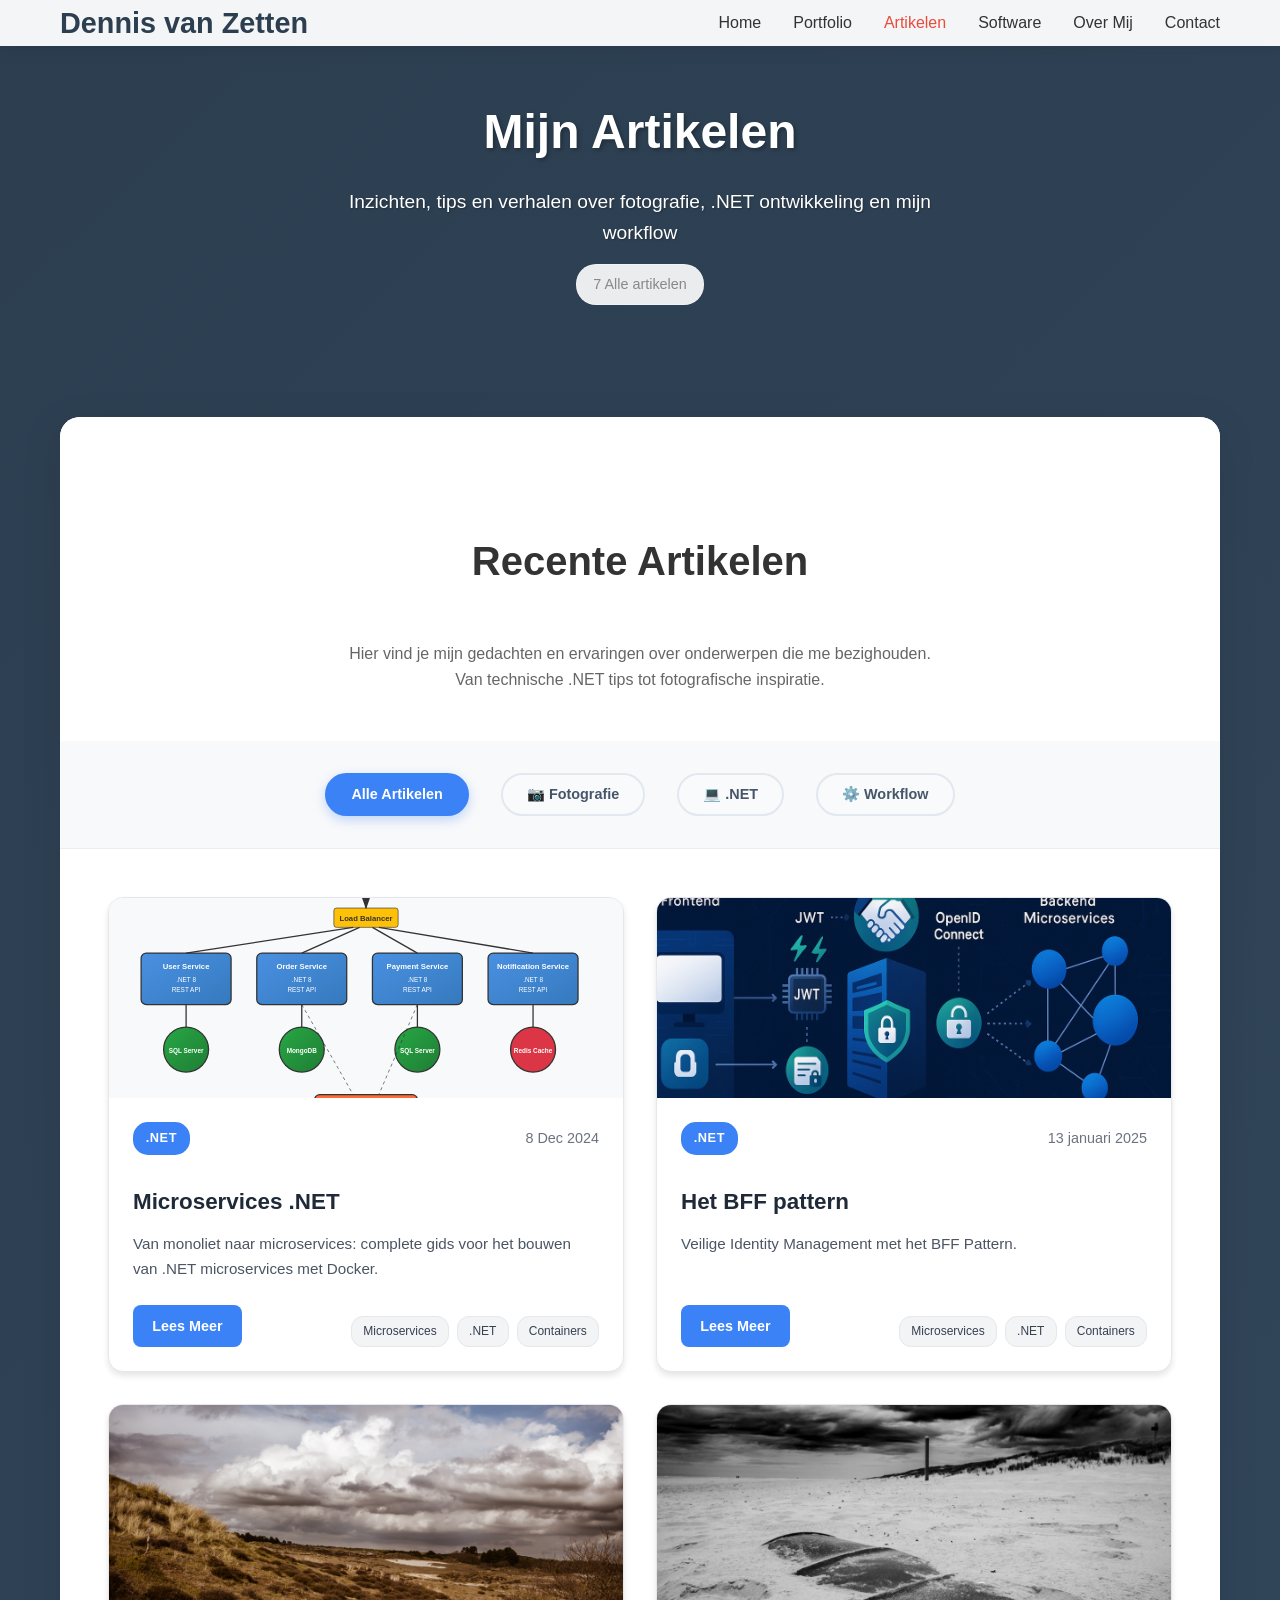
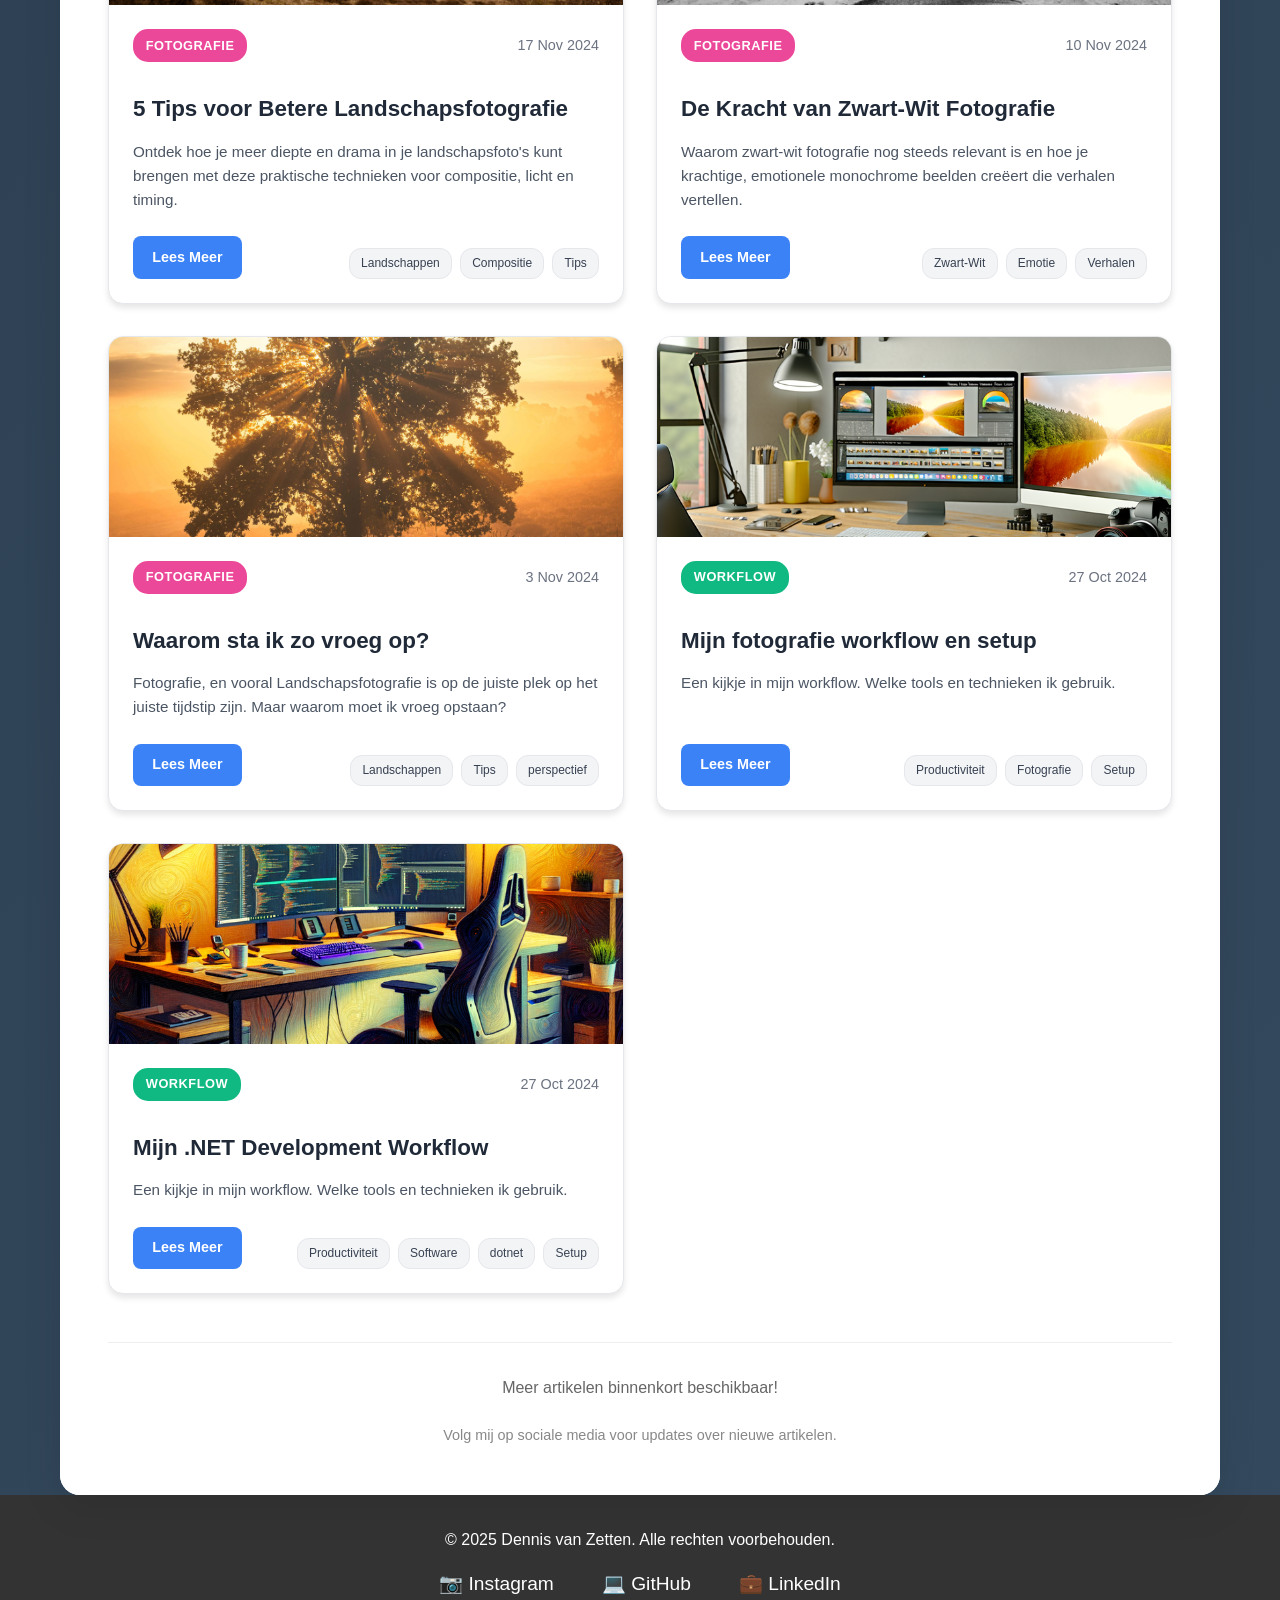
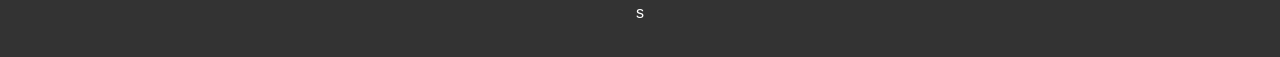
<file: artikelen.html>
<!DOCTYPE html>
<html lang="nl">
  <head>
    <meta charset="UTF-8" />
    <meta name="viewport" content="width=device-width, initial-scale=1.0" />
    <link rel="icon" type="image/x-icon" href="images/favicon/favicon.ico" />
    <link
      rel="icon"
      type="image/png"
      sizes="32x32"
      href="images//favicon/favicon-32x32.png"
    />
    <link
      rel="icon"
      type="image/png"
      sizes="16x16"
      href="images//favicon/favicon-16x16.png"
    />
    <link
      rel="apple-touch-icon"
      sizes="180x180"
      href="images/favicon/apple-touch-icon.png"
    />
    <title>Artikelen - Dennis van Zetten</title>
    <meta
      name="description"
      content="Artikelen over fotografie, .NET ontwikkeling en workflow tips door Dennis van Zetten."
    />
    <link rel="stylesheet" href="styles.css" />
  </head>
  <body>
    <div id="header-container"></div>

    <section class="hero-about">
      <div class="container">
        <h1>Mijn Artikelen</h1>
        <p>
          Inzichten, tips en verhalen over fotografie, .NET ontwikkeling en mijn
          workflow
        </p>
        <div class="article-counter" style="margin-top: 1rem; color: #888; font-size: 0.9rem;">
          <span id="article-count">Alle artikelen</span>
        </div>
      </div>
    </section>

    <main class="container">
      <div class="about-content">
        <!-- Intro -->
        <section class="articles-intro">
          <div class="container" style="padding: 3rem">
            <h2 class="section-title">Recente Artikelen</h2>
            <p
              style="
                text-align: center;
                color: #666;
                max-width: 600px;
                margin: 0 auto;
              "
            >
              Hier vind je mijn gedachten en ervaringen over onderwerpen die me
              bezighouden. Van technische .NET tips tot fotografische
              inspiratie.
            </p>
          </div>
        </section>

        <!-- Filter -->
        <section class="articles-filter">
          <div class="container">
            <button class="filter-btn active" data-filter="alle">
              Alle Artikelen
            </button>
            <button class="filter-btn" data-filter="fotografie">
              📷 Fotografie
            </button>
            <button class="filter-btn" data-filter="dotnet">
              💻 .NET
            </button>
            <button class="filter-btn" data-filter="workflow">
              ⚙️ Workflow
            </button>
          </div>
        </section>

        <!-- Articles Grid -->
        <section class="articles-grid-section">
          <div class="container" style="padding: 3rem">
            <div class="articles-grid" id="articles-grid">
  
              <!-- .NET Artikelen -->
              <article class="article-card" data-category="dotnet">
                <div class="article-image">
                  <img src="images/artikelen/microservices-dotnet.svg" alt="Microservices in .NET" />
                </div>
                <div class="article-content">
                  <div class="article-meta">
                    <span class="article-category dotnet">.NET</span>
                    <span class="article-date">8 Dec 2024</span>
                  </div>
                  <h3 class="article-title">
                    Microservices .NET
                  </h3>
                  <p class="article-excerpt">
                    Van monoliet naar microservices: complete gids voor het bouwen 
                    van .NET microservices met Docker.
                  </p>
                  <div class="article-actions">
                    <a href="artikelen/microservices-dotnet.html" target="_blank" class="read-more-btn">
                      Lees Meer
                    </a>
                    <div class="article-tags">
                      <span class="tag">Microservices</span>
                      <span class="tag">.NET</span>
                      <span class="tag">Containers</span>
                    </div>
                  </div>
                </div>
              </article>

              <article class="article-card" data-category="dotnet">
                <div class="article-image">
                  <img src="images/artikelen/bff-pattern.png" alt="BFF bff-patroon in .NET" />
                </div>
                <div class="article-content">
                  <div class="article-meta">
                    <span class="article-category dotnet">.NET</span>
                    <span class="article-date">13 januari 2025</span>
                  </div>
                  <h3 class="article-title">
                    Het BFF pattern
                  </h3>
                  <p class="article-excerpt">
                    Veilige Identity Management met het BFF Pattern.
                  </p>
                  <div class="article-actions">
                    <a href="artikelen/bff-patroon.html" target="_blank" class="read-more-btn">
                      Lees Meer
                    </a>
                    <div class="article-tags">
                      <span class="tag">Microservices</span>
                      <span class="tag">.NET</span>
                      <span class="tag">Containers</span>
                    </div>
                  </div>
                </div>
              </article>

              <!-- Fotografie Artikel 1 -->
              <article class="article-card" data-category="fotografie">
                <div class="article-image">
                  <img src="images/artikelen/5-tips.jpg" alt="Landschapsfotografie Tips" />
                </div>
                <div class="article-content">
                  <div class="article-meta">
                    <span class="article-category fotografie">Fotografie</span>
                    <span class="article-date">17 Nov 2024</span>
                  </div>
                  <h3 class="article-title">
                    5 Tips voor Betere Landschapsfotografie
                  </h3>
                  <p class="article-excerpt">
                    Ontdek hoe je meer diepte en drama in je landschapsfoto's kunt 
                    brengen met deze praktische technieken voor compositie, licht 
                    en timing.
                  </p>
                  <div class="article-actions">
                    <a href="artikelen/landschapsfotografie-tips.html" target="_blank" class="read-more-btn">
                      Lees Meer
                    </a>
                    <div class="article-tags">
                      <span class="tag">Landschappen</span>
                      <span class="tag">Compositie</span>
                      <span class="tag">Tips</span>
                    </div>
                  </div>
                </div>
              </article>

              <!-- Fotografie Artikel 2 -->
              <article class="article-card" data-category="fotografie">
                <div class="article-image">
                  <img src="images/artikelen/de-kracht-van-zwart-wit.jpg" alt="Zwart-Wit Fotografie" />
                </div>
                <div class="article-content">
                  <div class="article-meta">
                    <span class="article-category fotografie">Fotografie</span>
                    <span class="article-date">10 Nov 2024</span>
                  </div>
                  <h3 class="article-title">
                    De Kracht van Zwart-Wit Fotografie
                  </h3>
                  <p class="article-excerpt">
                    Waarom zwart-wit fotografie nog steeds relevant is en hoe je 
                    krachtige, emotionele monochrome beelden creëert die verhalen 
                    vertellen.
                  </p>
                  <div class="article-actions">
                    <a href="artikelen/de-kracht-van-zwart-wit.html" target="_blank" class="read-more-btn">
                      Lees Meer
                    </a>
                    <div class="article-tags">
                      <span class="tag">Zwart-Wit</span>
                      <span class="tag">Emotie</span>
                      <span class="tag">Verhalen</span>
                    </div>
                  </div>
                </div>
              </article>

              <!-- Fotografie Artikel 3 -->
              <article class="article-card" data-category="fotografie">
                <div class="article-image">
                  <img src="images/artikelen/waarom-vroeg-opstaan.jpg" alt="waarom vroeg opstaan" />
                </div>
                <div class="article-content">
                  <div class="article-meta">
                    <span class="article-category fotografie">Fotografie</span>
                    <span class="article-date">3 Nov 2024</span>
                  </div>
                  <h3 class="article-title">
                    Waarom sta ik zo vroeg op?
                  </h3>
                  <p class="article-excerpt">
                    Fotografie, en vooral Landschapsfotografie is op de juiste plek op het juiste tijdstip zijn. Maar waarom moet ik vroeg opstaan?
                  </p>
                  <div class="article-actions">
                    <a href="artikelen/waarom-vroeg-opstaan.html" target="_blank" class="read-more-btn">
                      Lees Meer
                    </a>
                    <div class="article-tags">
                      <span class="tag">Landschappen</span>
                      <span class="tag">Tips</span>
                      <span class="tag">perspectief</span>
                    </div>
                  </div>
                </div>
              </article>

              <!-- Workflow Artikel 1 -->
              <article class="article-card" data-category="workflow">
                <div class="article-image">
                  <img src="images/artikelen/fotografie-workflow.png" alt="Remote Work Setup" />
                </div>
                <div class="article-content">
                  <div class="article-meta">
                    <span class="article-category workflow">Workflow</span>
                    <span class="article-date">27 Oct 2024</span>
                  </div>
                  <h3 class="article-title">
                    Mijn fotografie workflow en setup
                  </h3>
                  <p class="article-excerpt">
                    Een kijkje in mijn workflow. Welke tools en technieken ik gebruik.
                  </p>
                  <div class="article-actions">
                    <a href="artikelen/remote-work-setup.html" target="_blank" class="read-more-btn">
                      Lees Meer
                    </a>
                    <div class="article-tags">
                      <span class="tag">Productiviteit</span>
                      <span class="tag">Fotografie</span>
                      <span class="tag">Setup</span>
                    </div>
                  </div>
                </div>
              </article>

              <!-- Workflow Artikel 2 -->
              <article class="article-card" data-category="workflow">
                <div class="article-image">
                  <img src="images/artikelen/develope-workplace.png" alt="Remote Work Setup" />
                </div>
                <div class="article-content">
                  <div class="article-meta">
                    <span class="article-category workflow">Workflow</span>
                    <span class="article-date">27 Oct 2024</span>
                  </div>
                  <h3 class="article-title">
                    Mijn .NET Development Workflow
                  </h3>
                  <p class="article-excerpt">
                    Een kijkje in mijn workflow. Welke tools en technieken ik gebruik.
                  </p>
                  <div class="article-actions">
                    <a href="artikelen/remote-work-setup.html" target="_blank" class="read-more-btn">
                      Lees Meer
                    </a>
                    <div class="article-tags">
                      <span class="tag">Productiviteit</span>
                      <span class="tag">Software</span>
                      <span class="tag">dotnet</span>
                      <span class="tag">Setup</span>
                    </div>
                  </div>
                </div>
              </article>       
            </div>

            <!-- Load More Section -->
            <div class="load-more-section" style="text-align: center; margin-top: 3rem; padding-top: 2rem; border-top: 1px solid #eee;">
              <p style="color: #666; margin-bottom: 1.5rem;">
                Meer artikelen binnenkort beschikbaar!
              </p>
              <p style="color: #888; font-size: 0.9rem;">
                Volg mij op sociale media voor updates over nieuwe artikelen.
              </p>
            </div>
          </div>
        </section>
      </div>
    </main>

    <footer>
      <div class="container">
        <p>&copy; 2025 Dennis van Zetten. Alle rechten voorbehouden.</p>
        <div class="social-links">
          <a href="https://www.instagram.com/dennisvanzetten_photo/" target="_blank">📷 Instagram</a>
          <a href="https://github.com/DennisvanZetten" target="_blank">💻 GitHub</a>
          <a href="https://www.linkedin.com/in/dennis-van-zetten-19972818" target="_blank">💼 LinkedIn</a>
        </div>
      </div>
    </header>

    <script>
      // Enhanced filter functionaliteit met URL support
      document.addEventListener('DOMContentLoaded', function() {
        
        // Check URL parameters eerst
        const urlParams = new URLSearchParams(window.location.search);
        const categoryFilter = urlParams.get('category');
        
        if (categoryFilter) {
          // Trigger de filter direct
          triggerFilter(categoryFilter);
        } else {
          // Default: toon alle artikelen en update counter
          updateArticleCount('alle');
        }
        
        // Setup normale filter buttons
        setupFilterButtons();
        
        // Initialize cards
        initializeCards();
      });

      function triggerFilter(filterValue) {
        
        const filterBtns = document.querySelectorAll(".filter-btn");
        const articleCards = document.querySelectorAll(".article-card");
        
        // Update active button
        filterBtns.forEach((btn) => {
          btn.classList.remove("active");
          
          // Check of deze button overeenkomt met de filter
          const btnFilter = btn.getAttribute("data-filter");
          if (btnFilter === filterValue) {
            btn.classList.add("active");
          }
        });
        
        // Filter articles
        let visibleCount = 0;
        articleCards.forEach((card, index) => {
          const cardCategory = card.getAttribute("data-category");
          
          if (filterValue === "alle" || cardCategory === filterValue) {
            card.style.display = "block";
            visibleCount++;
            
            // Staggered animation voor mooier effect
            setTimeout(() => {
              card.style.opacity = "1";
              card.style.transform = "translateY(0)";
            }, index * 100);
          } else {
            card.style.opacity = "0";
            card.style.transform = "translateY(10px)";
            setTimeout(() => {
              card.style.display = "none";
            }, 300);
          }
        });
        
        // Update page title en counter
        updatePageTitle(filterValue);
        updateArticleCount(filterValue, visibleCount);
      }

      function setupFilterButtons() {
        const filterBtns = document.querySelectorAll(".filter-btn");
        
        filterBtns.forEach((btn) => {
          btn.addEventListener("click", () => {
            const filterValue = btn.getAttribute("data-filter");
            
            // Trigger de filter
            triggerFilter(filterValue);
            
            // Update URL zonder page refresh
            updateURL(filterValue);
          });
        });
      }

      function initializeCards() {
        const articleCards = document.querySelectorAll(".article-card");
        
        articleCards.forEach((card) => {
          card.style.transition = "opacity 0.3s ease, transform 0.3s ease";
        });
      }

      function updatePageTitle(filterValue) {
        const titles = {
          'alle': 'Alle Artikelen - Dennis van Zetten',
          'dotnet': '.NET Artikelen - Dennis van Zetten', 
          'fotografie': 'Fotografie Artikelen - Dennis van Zetten',
          'workflow': 'Workflow Artikelen - Dennis van Zetten'
        };
        
        document.title = titles[filterValue] || 'Artikelen - Dennis van Zetten';
      }

      function updateArticleCount(filterValue, count = null) {
        const counter = document.getElementById('article-count');
        
        if (count === null) {
          // Count visible articles
          const visibleArticles = document.querySelectorAll('.article-card:not([style*="display: none"])').length;
          count = visibleArticles;
        }
        
        const categoryNames = {
          'alle': 'Alle artikelen',
          'dotnet': '.NET artikelen',
          'fotografie': 'Fotografie artikelen', 
          'workflow': 'Workflow artikelen'
        };
        
        const categoryName = categoryNames[filterValue] || 'artikelen';
        counter.textContent = `${count} ${categoryName}`;
      }

      function updateURL(filterValue) {
        const url = new URL(window.location);
        
        if (filterValue === 'alle') {
          // Remove category parameter
          url.searchParams.delete('category');
        } else {
          // Set category parameter
          url.searchParams.set('category', filterValue);
        }
        
        // Update URL zonder page reload
        window.history.replaceState({}, '', url);
        
        console.log('Updated URL to:', url.href);
      }

      // Smooth scrolling voor eventuele interne links
      document.querySelectorAll('a[href^="#"]').forEach(anchor => {
        anchor.addEventListener('click', function (e) {
          e.preventDefault();
          const target = document.querySelector(this.getAttribute('href'));
          if (target) {
            target.scrollIntoView({
              behavior: 'smooth',
              block: 'start'
            });
          }
        });
      });
    </script>
    <script src="js/header.js"></script>
  </body>
</html>
s
</file>
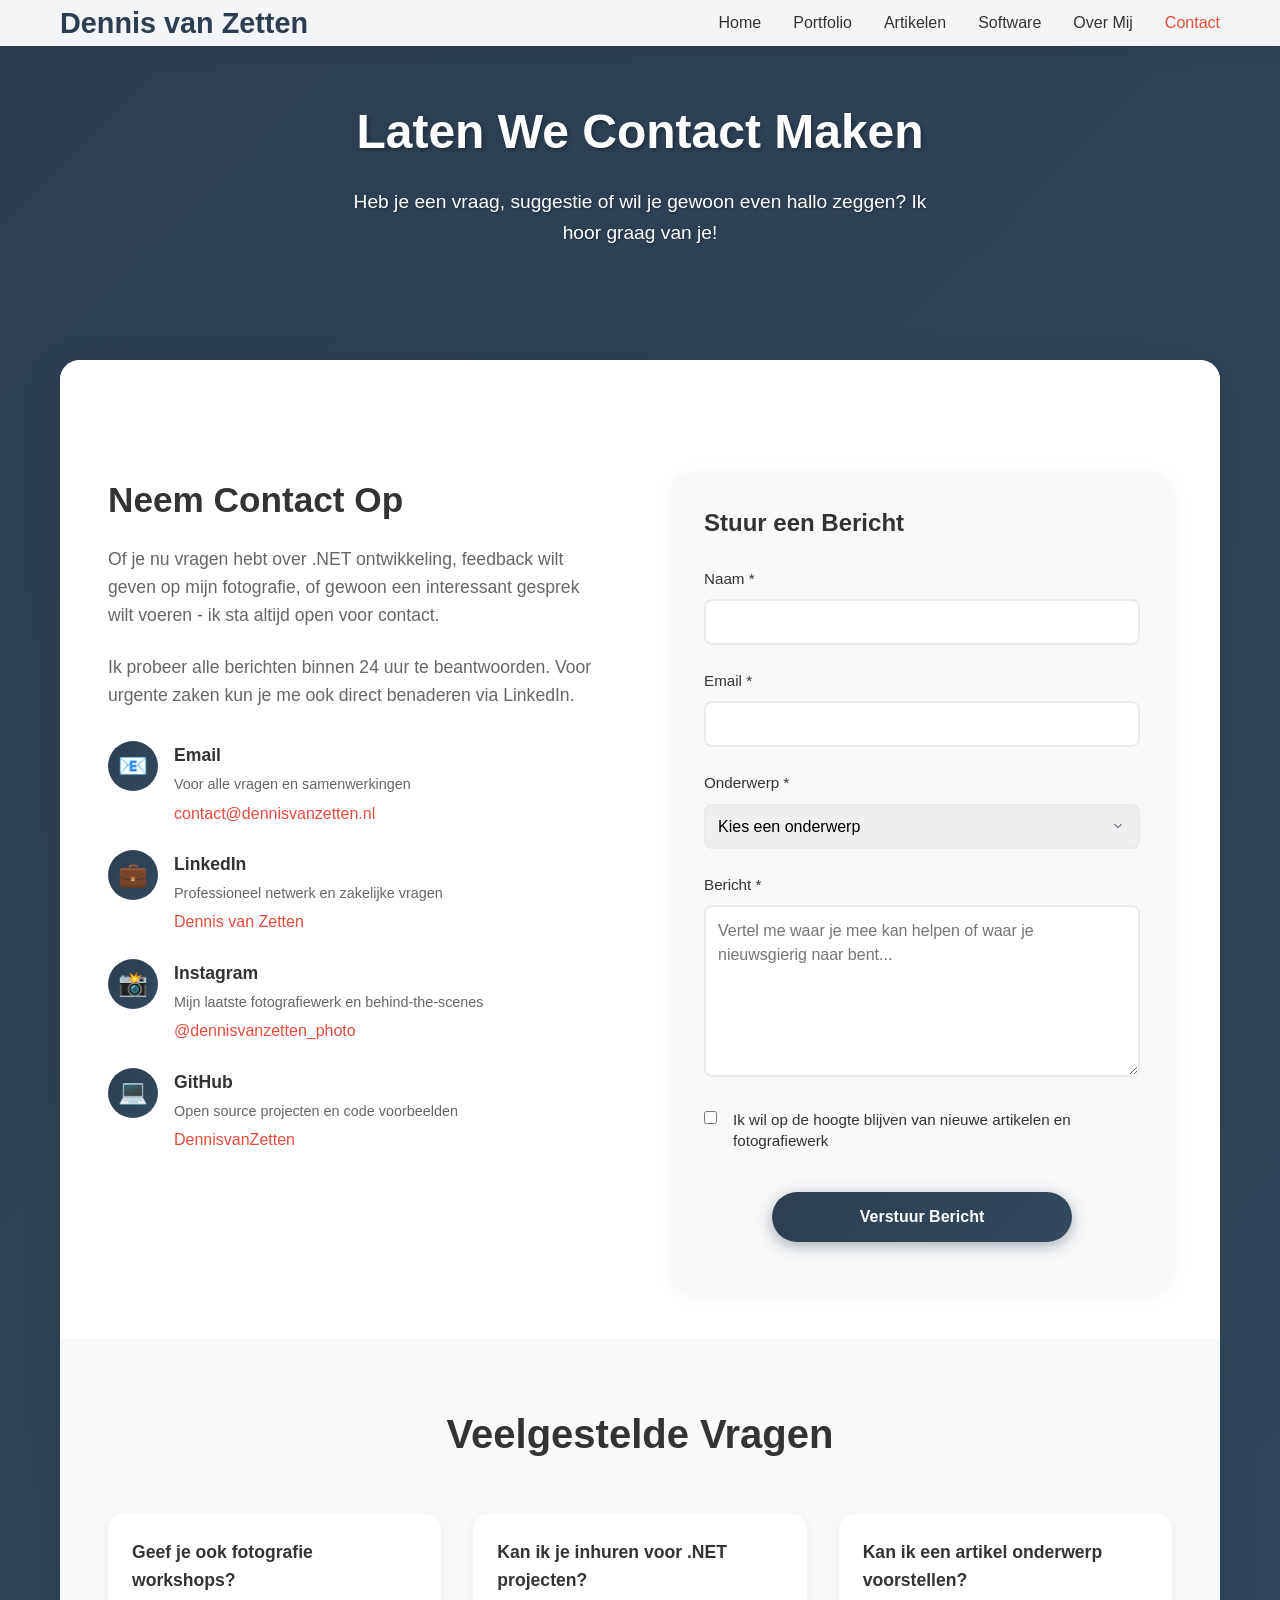
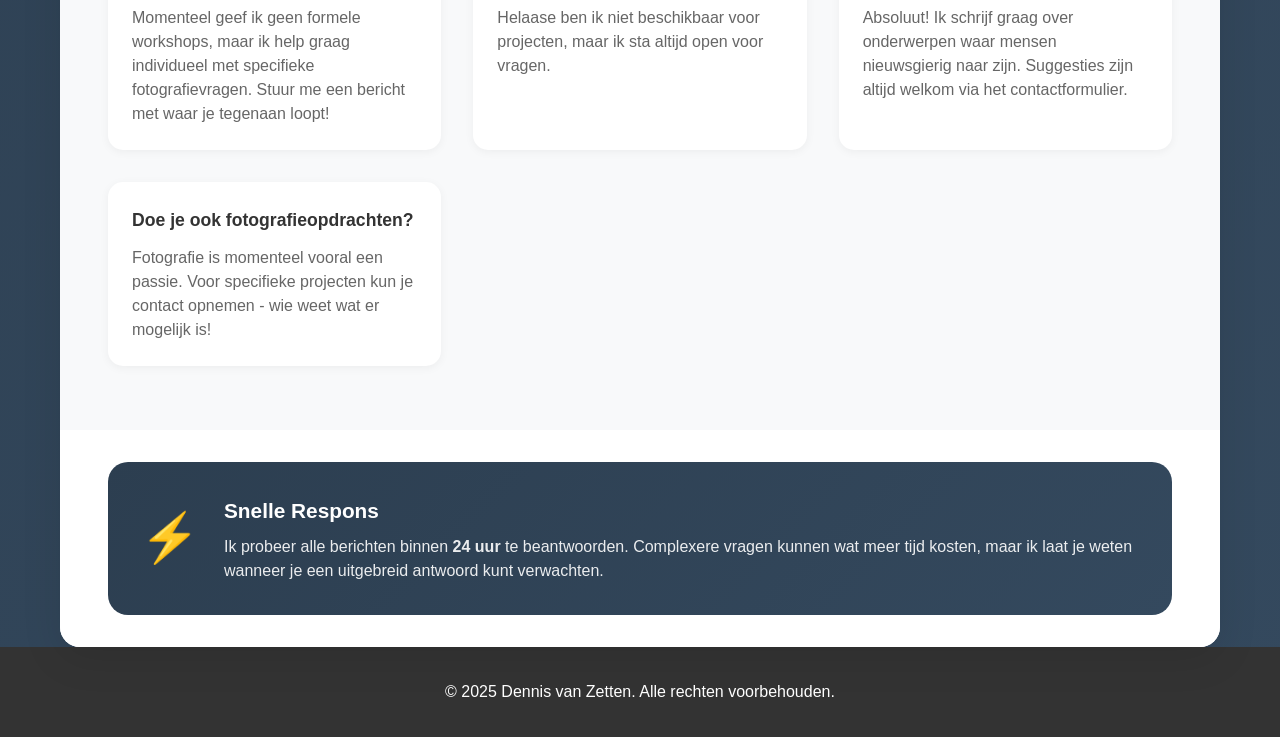
<file: contact.html>
<!DOCTYPE html>
<html lang="nl">
  <head>
    <meta charset="UTF-8" />
    <meta name="viewport" content="width=device-width, initial-scale=1.0" />
    <link rel="icon" type="image/x-icon" href="images/favicon/favicon.ico" />
    <link
      rel="icon"
      type="image/png"
      sizes="32x32"
      href="images//favicon/favicon-32x32.png"
    />
    <link
      rel="icon"
      type="image/png"
      sizes="16x16"
      href="images//favicon/favicon-16x16.png"
    />
    <link
      rel="apple-touch-icon"
      sizes="180x180"
      href="images/favicon/apple-touch-icon.png"
    />
    <title>Contact - Dennis van Zetten</title>
    <link rel="stylesheet" href="styles.css" />
  </head>
  <body>
    <div id="header-container"></div>
    <section class="hero-about">
      <div class="container">
        <h1>Laten We Contact Maken</h1>
        <p>
          Heb je een vraag, suggestie of wil je gewoon even hallo zeggen? Ik
          hoor graag van je!
        </p>
      </div>
    </section>

    <main class="container">
      <div class="about-content">
        <!-- Contact Intro -->
        <section class="contact-intro">
          <div class="container" style="padding: 3rem">
            <div class="contact-intro-grid">
              <div class="contact-text">
                <h2>Neem Contact Op</h2>
                <p>
                  Of je nu vragen hebt over .NET ontwikkeling, feedback wilt
                  geven op mijn fotografie, of gewoon een interessant gesprek
                  wilt voeren - ik sta altijd open voor contact.
                </p>
                <p>
                  Ik probeer alle berichten binnen 24 uur te beantwoorden. Voor
                  urgente zaken kun je me ook direct benaderen via LinkedIn.
                </p>

                <div class="contact-methods">
                  <div class="contact-method">
                    <div class="contact-icon">📧</div>
                    <div>
                      <h4>Email</h4>
                      <p>Voor alle vragen en samenwerkingen</p>
                      <a href="mailto:contact@dennisvanzetten.nl"
                        >contact@dennisvanzetten.nl</a
                      >
                    </div>
                  </div>

                  <div class="contact-method">
                    <div class="contact-icon">💼</div>
                    <div>
                      <h4>LinkedIn</h4>
                      <p>Professioneel netwerk en zakelijke vragen</p>
                      <a
                        href="https://www.linkedin.com/in/dennis-van-zetten-19972818"
                        target="_blank"
                        >Dennis van Zetten</a
                      >
                    </div>
                  </div>

                  <div class="contact-method">
                    <div class="contact-icon">📸</div>
                    <div>
                      <h4>Instagram</h4>
                      <p>Mijn laatste fotografiewerk en behind-the-scenes</p>
                      <a
                        href="https://www.instagram.com/dennisvanzetten_photo/"
                        target="_blank"
                        >@dennisvanzetten_photo</a
                      >
                    </div>
                  </div>

                  <div class="contact-method">
                    <div class="contact-icon">💻</div>
                    <div>
                      <h4>GitHub</h4>
                      <p>Open source projecten en code voorbeelden</p>
                      <a
                        href="https://github.com/DennisvanZetten"
                        target="_blank"
                        >DennisvanZetten</a
                      >
                    </div>
                  </div>
                </div>
              </div>

              <div class="contact-form-section">
                <div class="contact-form-container">
                  <h3>Stuur een Bericht</h3>
                  <form
                    action="https://formsubmit.co/dvz.main.dev@gmail.com"
                    method="POST"
                    class="contact-form"
                    id="contactForm"
                  >
                    <!-- FormSubmit configuratie -->
                    <input
                      type="hidden"
                      name="_subject"
                      value="Nieuw bericht via website"
                    />
                    <input
                      type="hidden"
                      name="_next"
                      value="https://dennisvanzetten.nl/contact.html?success=true"
                    />
                    <input type="hidden" name="_captcha" value="false" />
                    <input type="hidden" name="_template" value="table" />

                    <div class="form-group">
                      <label for="name">Naam *</label>
                      <input type="text" id="name" name="name" required />
                    </div>

                    <div class="form-group">
                      <label for="email">Email *</label>
                      <input type="email" id="email" name="email" required />
                    </div>

                    <div class="form-group">
                      <label for="subject">Onderwerp *</label>
                      <select id="subject" name="onderwerp" required>
                        <option value="">Kies een onderwerp</option>
                        <option value="Fotografie">Fotografie</option>
                        <option value=".NET Ontwikkeling">
                          .NET Ontwikkeling
                        </option>
                        <option value="Samenwerking">Samenwerking</option>
                        <option value="Feedback op Website/Artikelen">
                          Feedback op Website/Artikelen
                        </option>
                        <option value="Algemene Vraag">Algemene Vraag</option>
                        <option value="Anders">Anders</option>
                      </select>
                    </div>

                    <div class="form-group">
                      <label for="message">Bericht *</label>
                      <textarea
                        id="message"
                        name="message"
                        rows="6"
                        required
                        placeholder="Vertel me waar je mee kan helpen of waar je nieuwsgierig naar bent..."
                      ></textarea>
                    </div>

                    <div class="form-group checkbox-group">
                      <label class="checkbox-label">
                        <input
                          type="checkbox"
                          id="newsletter"
                          name="newsletter"
                          value="Ja"
                        />
                        <span class="checkmark"></span>
                        Ik wil op de hoogte blijven van nieuwe artikelen en
                        fotografiewerk
                      </label>
                    </div>

                    <button type="submit" class="submit-btn">
                      <span class="btn-text">Verstuur Bericht</span>
                    </button>
                  </form>

                  <div id="form-status" class="form-status"></div>
                </div>
              </div>
            </div>
          </div>
        </section>

        <!-- Success Message (wordt getoond na redirect) -->
        <section
          class="success-section"
          id="success-section"
          style="display: none"
        >
          <div class="container" style="padding: 2rem 3rem">
            <div class="success-card">
              <div class="success-icon">✅</div>
              <div class="success-content">
                <h3>Bedankt voor je bericht!</h3>
                <p>
                  Je bericht is succesvol verzonden. Ik probeer binnen 24 uur te
                  reageren.
                </p>
              </div>
            </div>
          </div>
        </section>

        <!-- FAQ Sectie -->
        <section class="faq-section">
          <div class="container" style="padding: 4rem 3rem">
            <h2 class="section-title">Veelgestelde Vragen</h2>
            <div class="faq-grid">
              <div class="faq-item">
                <h4>Geef je ook fotografie workshops?</h4>
                <p>
                  Momenteel geef ik geen formele workshops, maar ik help graag
                  individueel met specifieke fotografievragen. Stuur me een
                  bericht met waar je tegenaan loopt!
                </p>
              </div>

              <div class="faq-item">
                <h4>Kan ik je inhuren voor .NET projecten?</h4>
                <p>
                  Helaase ben ik niet beschikbaar voor projecten, maar ik sta
                  altijd open voor vragen.
                </p>
              </div>

              <div class="faq-item">
                <h4>Kan ik een artikel onderwerp voorstellen?</h4>
                <p>
                  Absoluut! Ik schrijf graag over onderwerpen waar mensen
                  nieuwsgierig naar zijn. Suggesties zijn altijd welkom via het
                  contactformulier.
                </p>
              </div>

              <div class="faq-item">
                <h4>Doe je ook fotografieopdrachten?</h4>
                <p>
                  Fotografie is momenteel vooral een passie. Voor specifieke
                  projecten kun je contact opnemen - wie weet wat er mogelijk
                  is!
                </p>
              </div>
            </div>
          </div>
        </section>

        <!-- Responstijd Info -->
        <section class="response-info">
          <div class="container" style="padding: 2rem 3rem">
            <div class="response-card">
              <div class="response-icon">⚡</div>
              <div class="response-content">
                <h3>Snelle Respons</h3>
                <p>
                  Ik probeer alle berichten binnen <strong>24 uur</strong> te
                  beantwoorden. Complexere vragen kunnen wat meer tijd kosten,
                  maar ik laat je weten wanneer je een uitgebreid antwoord kunt
                  verwachten.
                </p>
              </div>
            </div>
          </div>
        </section>
      </div>
    </main>

    <footer>
      <div class="container">
        <p>&copy; 2025 Dennis van Zetten. Alle rechten voorbehouden.</p>
      </div>
    </footer>

    <script>
      // Check for success parameter in URL
      window.addEventListener("load", function () {
        const urlParams = new URLSearchParams(window.location.search);
        const successElement = document.getElementById("success-section");

        if (urlParams.get("success") === "true") {
          successElement.style.display = "block";
          successElement.scrollIntoView({ behavior: "smooth" });

          // Remove the success parameter from URL after showing message
          const newUrl = window.location.pathname;
          window.history.replaceState({}, document.title, newUrl);
        }
      });

      // Smooth scrolling voor navigatie
      document.querySelectorAll('a[href^="#"]').forEach((anchor) => {
        anchor.addEventListener("click", function (e) {
          e.preventDefault();
          const target = document.querySelector(this.getAttribute("href"));
          if (target) {
            target.scrollIntoView({
              behavior: "smooth",
              block: "start",
            });
          }
        });
      });

      // Form submission feedback
      document
        .getElementById("contactForm")
        .addEventListener("submit", function () {
          const submitBtn = this.querySelector(".submit-btn");
          const btnText = submitBtn.querySelector(".btn-text");

          // Show loading state
          submitBtn.disabled = true;
          btnText.textContent = "Versturen...";

          // The form will automatically redirect via FormSubmit
          // so no need to handle the response here
        });
    </script>
    <script src="js/header.js"></script>
  </body>
</html>
</file>
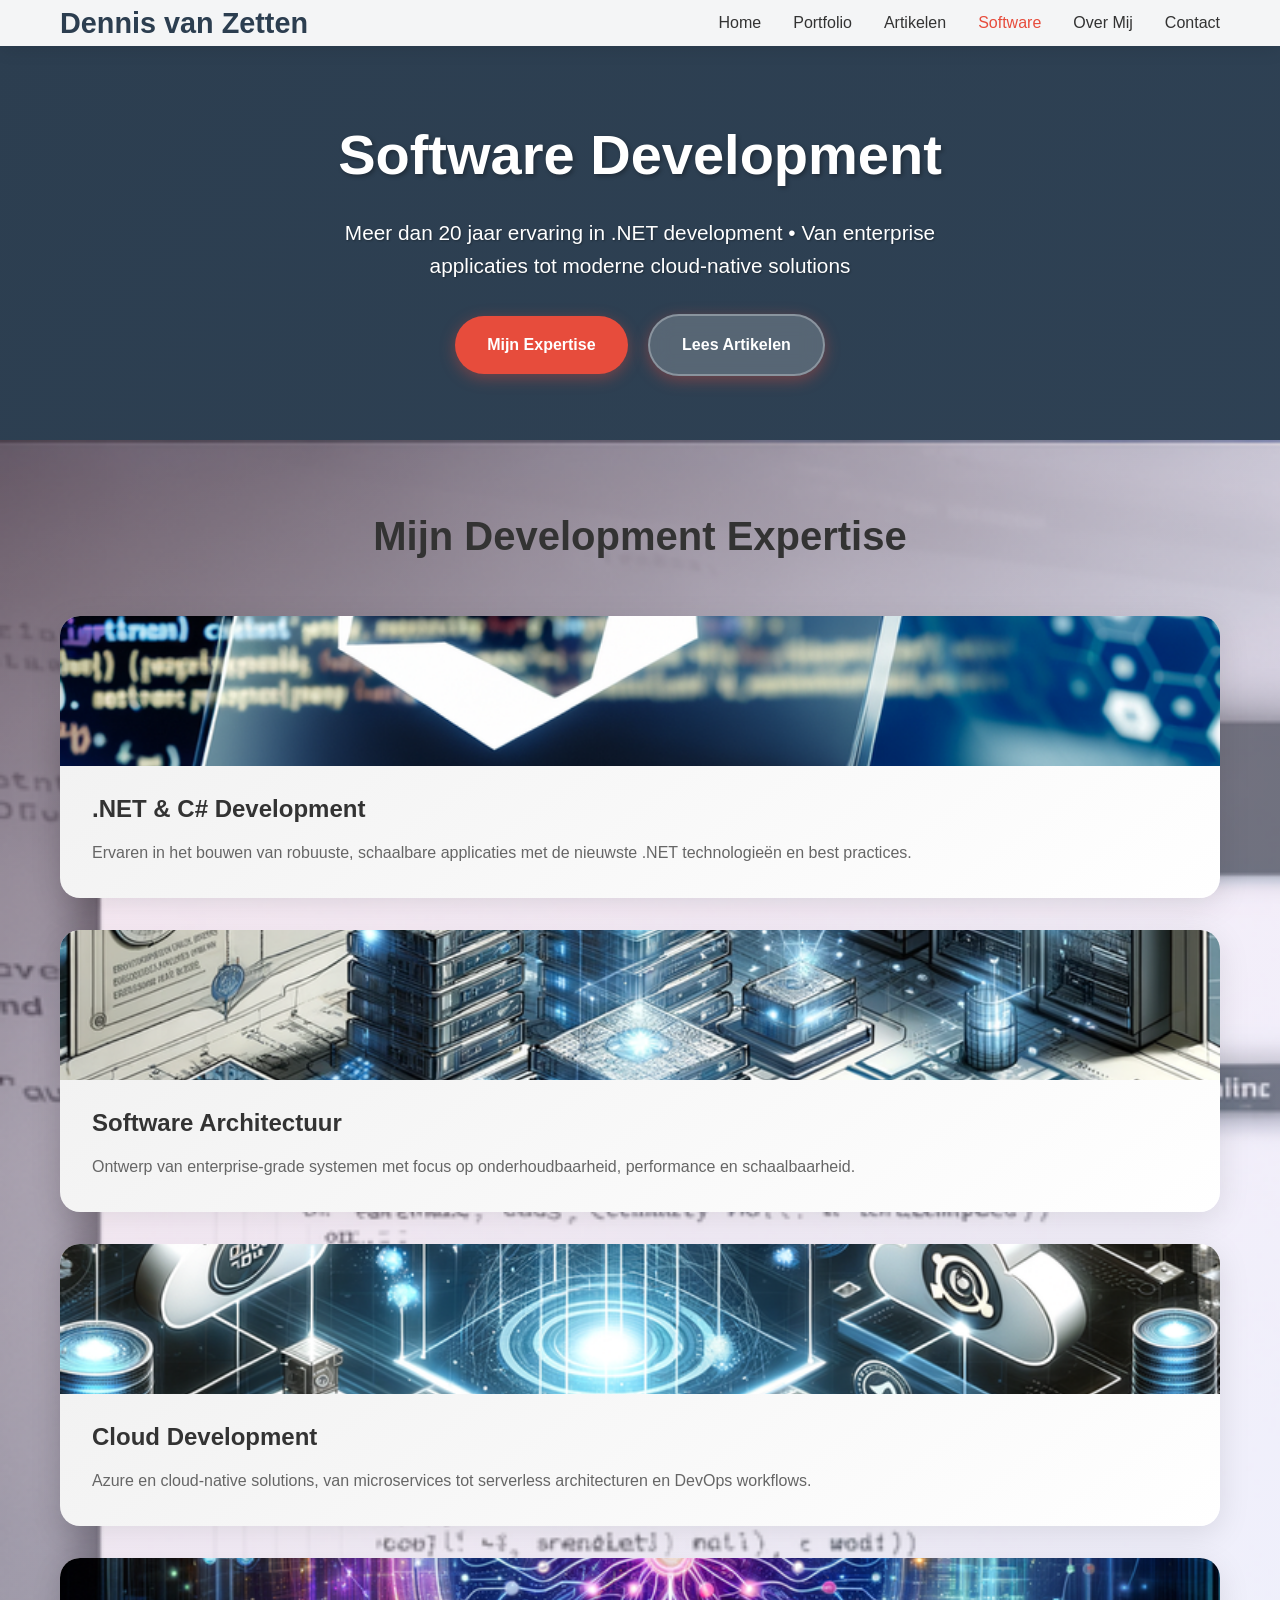
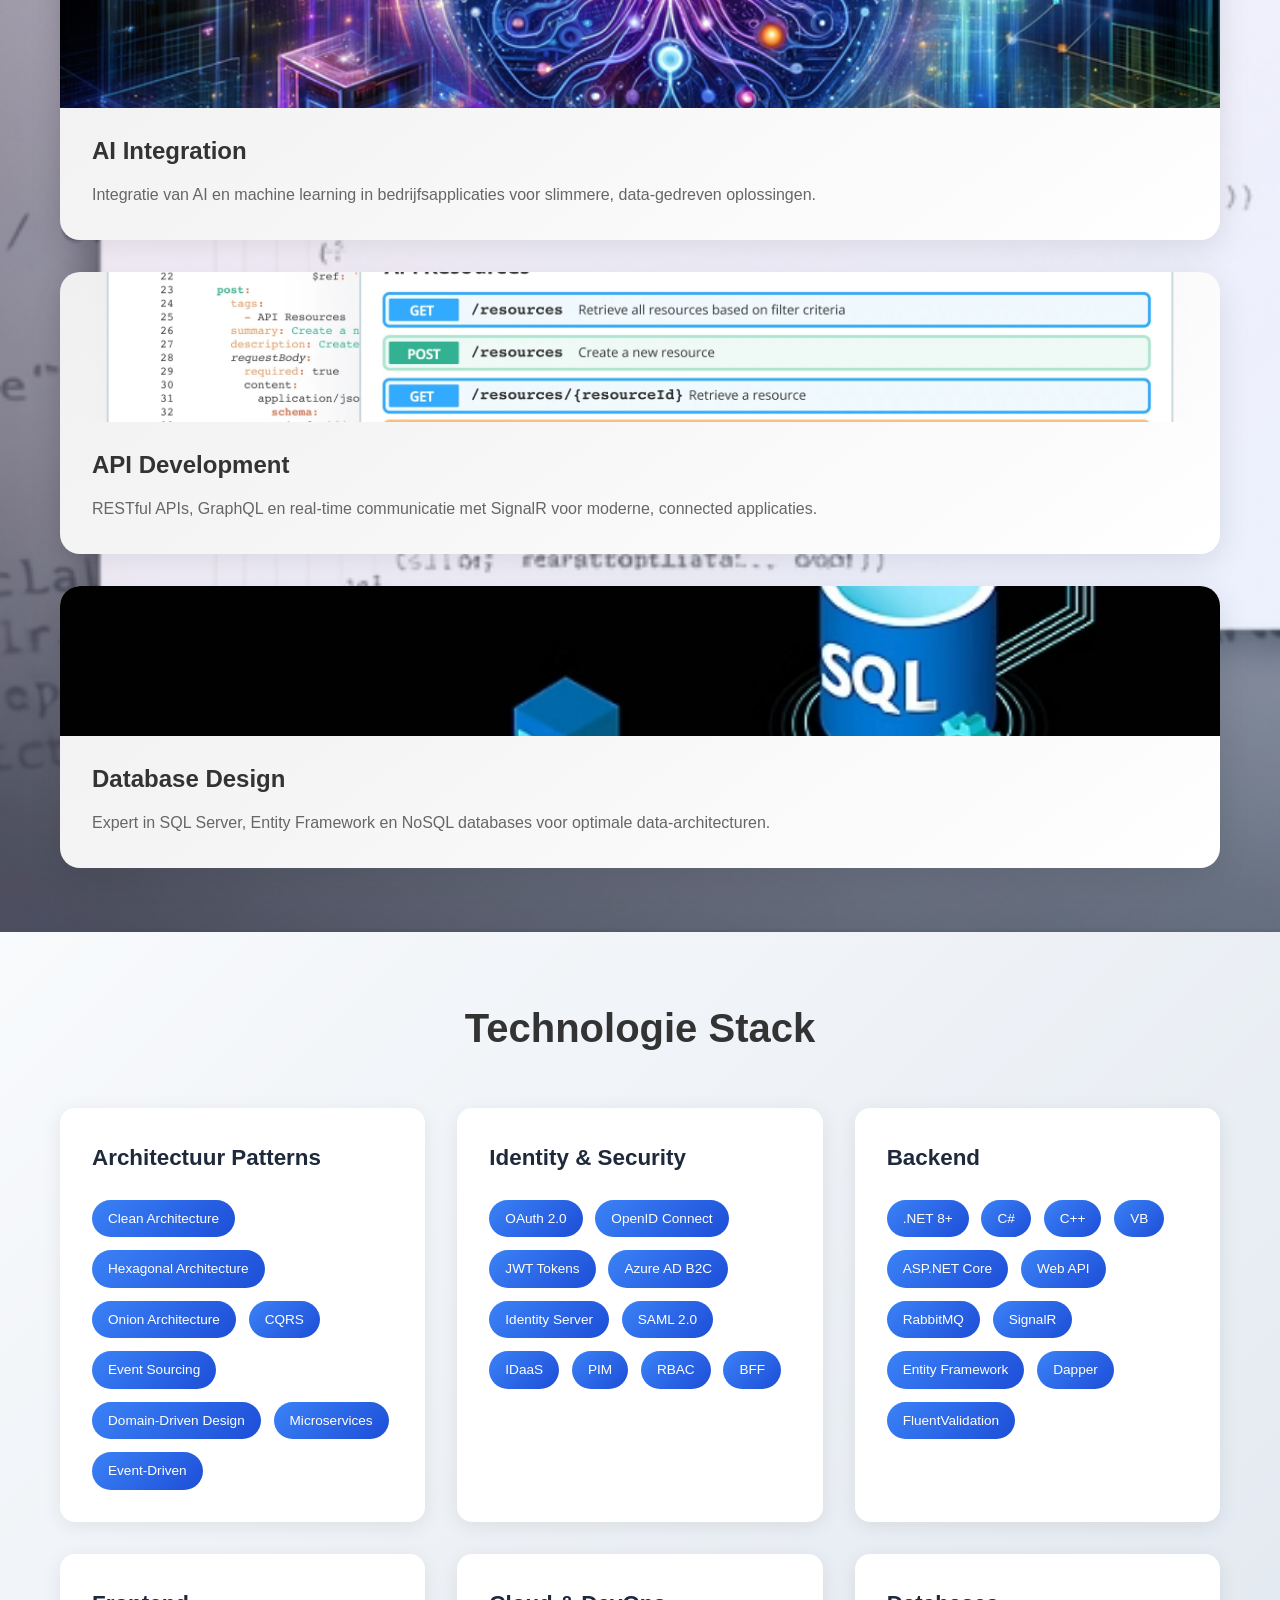
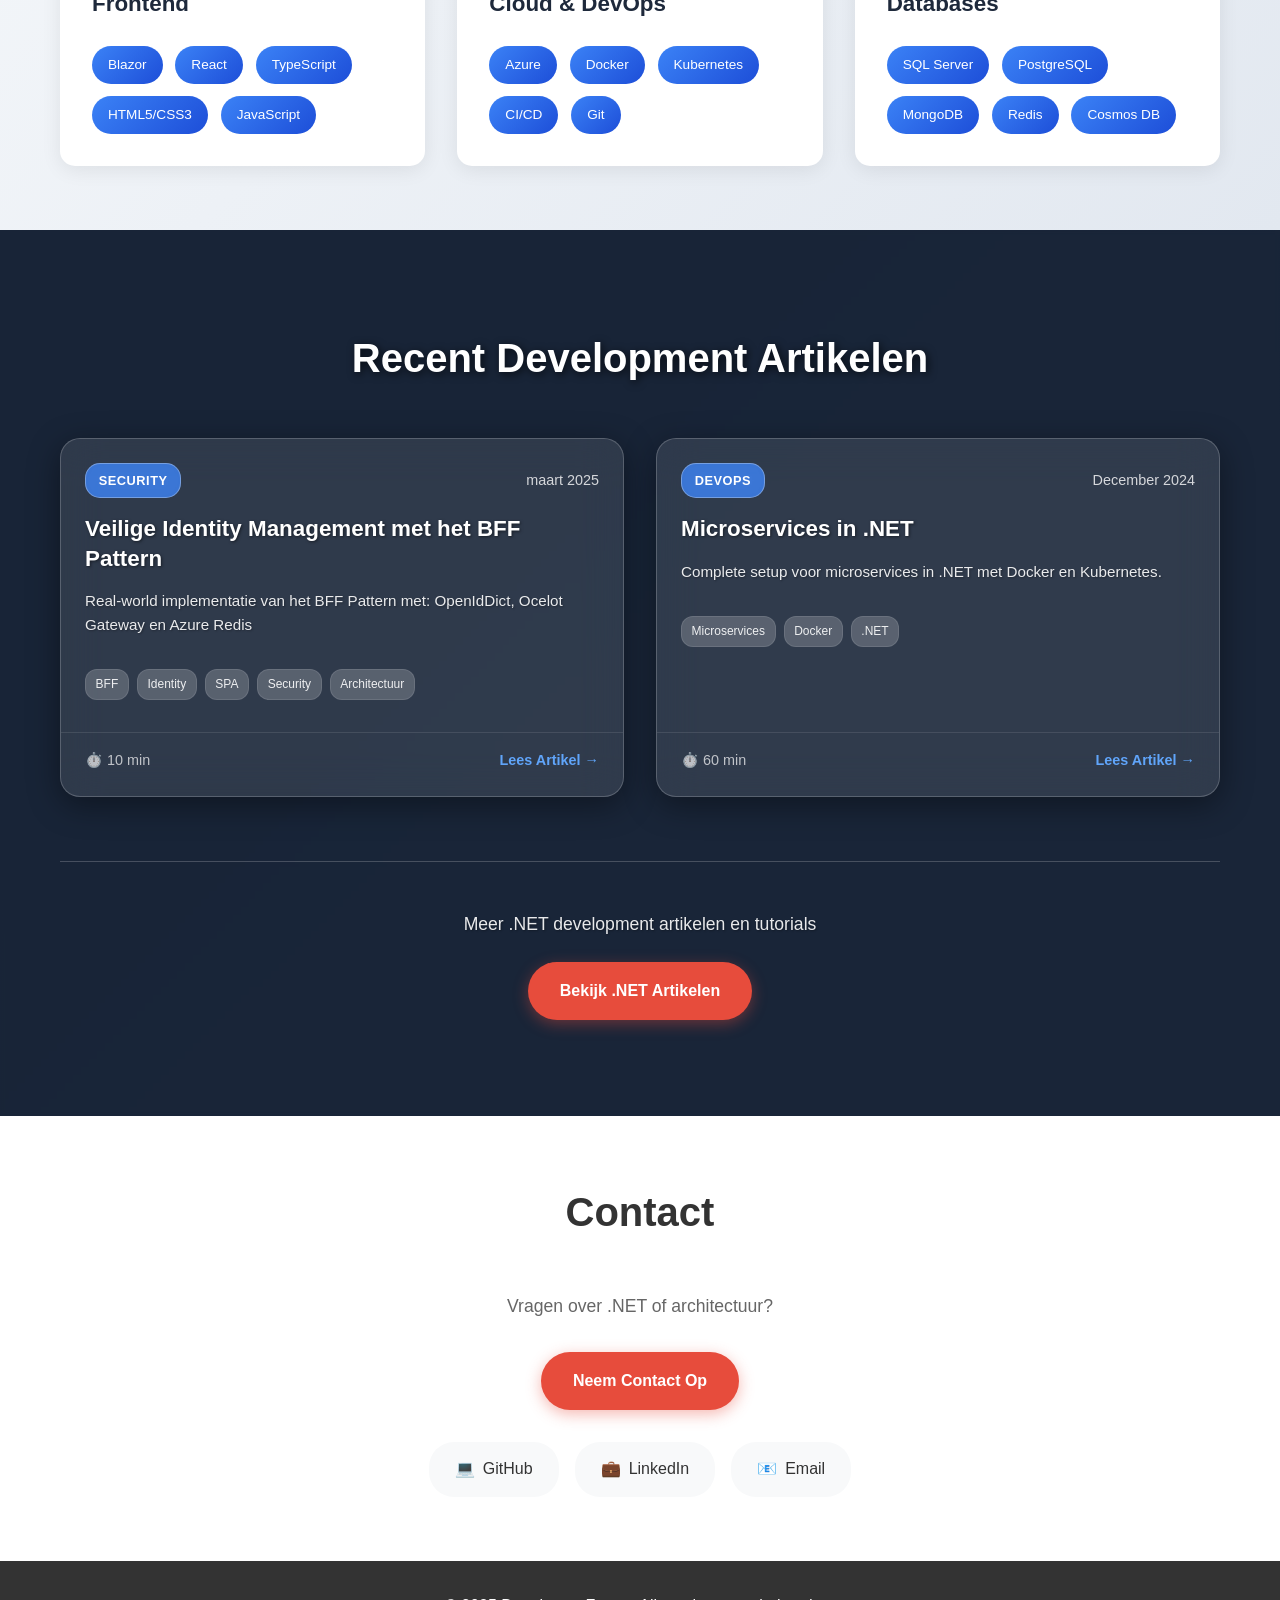
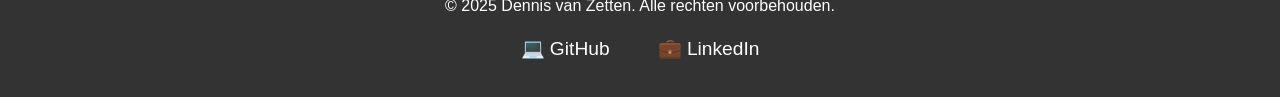
<file: software.html>
<!DOCTYPE html>
<html lang="nl">
  <head>
    <meta charset="UTF-8" />
    <meta name="viewport" content="width=device-width, initial-scale=1.0" />
    <link rel="icon" type="image/x-icon" href="images/favicon/favicon.ico" />
    <link
      rel="icon"
      type="image/png"
      sizes="32x32"
      href="images//favicon/favicon-32x32.png"
    />
    <link
      rel="icon"
      type="image/png"
      sizes="16x16"
      href="images//favicon/favicon-16x16.png"
    />
    <link
      rel="apple-touch-icon"
      sizes="180x180"
      href="images/favicon/apple-touch-icon.png"
    />
    <title>Software Development - Dennis van Zetten</title>
    <meta
      name="description"
      content=".NET ontwikkelaar Dennis van Zetten. Gespecialiseerd in C#, architectuur en moderne softwareontwikkeling."
    />
    <link rel="stylesheet" href="styles.css" />
  </head>
  <body>
    <div id="header-container"></div>
    <section class="hero">
      <div class="container">
        <h1>Software Development</h1>
        <p>
          Meer dan 20 jaar ervaring in .NET development • Van enterprise
          applicaties tot moderne cloud-native solutions
        </p>
        <div>
          <a href="#expertise" class="cta-button">Mijn Expertise</a>
          <a href="#artikelen" class="cta-button cta-secondary"
            >Lees Artikelen</a
          >
        </div>
      </div>
    </section>

    <section id="expertise" class="features software-photo-background">
      <div class="container">
        <h2 class="section-title">Mijn Development Expertise</h2>
        <div class="features-grid">
          <div class="feature-card">
            <div class="feature-image">
              <img
                src="images/features/dotnet-csharp.png"
                alt="dotnet-csharp"
              />
            </div>
            <div class="feature-content">
              <h3>.NET & C# Development</h3>
              <p>
                Ervaren in het bouwen van robuuste, schaalbare applicaties met
                de nieuwste .NET technologieën en best practices.
              </p>
            </div>
          </div>
          <div class="feature-card">
            <div class="feature-image">
              <img
                src="images/features/architecture.png"
                alt="Software Architectuur"
              />
            </div>
            <div class="feature-content">
              <h3>Software Architectuur</h3>
              <p>
                Ontwerp van enterprise-grade systemen met focus op
                onderhoudbaarheid, performance en schaalbaarheid.
              </p>
            </div>
          </div>
          <div class="feature-card">
            <div class="feature-image">
              <img
                src="images/features/cloud-development.png"
                alt="Cloud Development"
              />
            </div>
            <div class="feature-content">
              <h3>Cloud Development</h3>
              <p>
                Azure en cloud-native solutions, van microservices tot
                serverless architecturen en DevOps workflows.
              </p>
            </div>
          </div>
          <div class="feature-card">
            <div class="feature-image">
              <img
                src="images/features/ai-integration.png"
                alt="AI Integration"
              />
            </div>
            <div class="feature-content">
              <h3>AI Integration</h3>
              <p>
                Integratie van AI en machine learning in bedrijfsapplicaties
                voor slimmere, data-gedreven oplossingen.
              </p>
            </div>
          </div>
          <div class="feature-card">
            <div class="feature-image">
              <img src="images/features/api.webp" alt="API Development" />
            </div>
            <div class="feature-content">
              <h3>API Development</h3>
              <p>
                RESTful APIs, GraphQL en real-time communicatie met SignalR voor
                moderne, connected applicaties.
              </p>
            </div>
          </div>
          <div class="feature-card">
            <div class="feature-image">
              <img src="images/features/software.avif" alt="Database Design" />
            </div>
            <div class="feature-content">
              <h3>Database Design</h3>
              <p>
                Expert in SQL Server, Entity Framework en NoSQL databases voor
                optimale data-architecturen.
              </p>
            </div>
          </div>
        </div>
      </div>
    </section>

    <section class="tech-stack">
      <div class="container">
        <h2 class="section-title">Technologie Stack</h2>
        <div class="tech-categories">
          <div class="tech-category">
            <h3>Architectuur Patterns</h3>
            <div class="tech-tags">
              <span class="tech-tag">Clean Architecture</span>
              <span class="tech-tag">Hexagonal Architecture</span>
              <span class="tech-tag">Onion Architecture</span>
              <span class="tech-tag">CQRS</span>
              <span class="tech-tag">Event Sourcing</span>
              <span class="tech-tag">Domain-Driven Design</span>
              <span class="tech-tag">Microservices</span>
              <span class="tech-tag">Event-Driven</span>
            </div>
          </div>
          <div class="tech-category">
            <h3>Identity & Security</h3>
            <div class="tech-tags">
              <span class="tech-tag">OAuth 2.0</span>
              <span class="tech-tag">OpenID Connect</span>
              <span class="tech-tag">JWT Tokens</span>
              <span class="tech-tag">Azure AD B2C</span>
              <span class="tech-tag">Identity Server</span>
              <span class="tech-tag">SAML 2.0</span>
              <span class="tech-tag">IDaaS</span>
              <span class="tech-tag">PIM</span>
              <span class="tech-tag">RBAC</span>
              <span class="tech-tag">BFF</span>
            </div>
          </div>
          <div class="tech-category">
            <h3>Backend</h3>
            <div class="tech-tags">
              <span class="tech-tag">.NET 8+</span>
              <span class="tech-tag">C#</span>
              <span class="tech-tag">C++</span>
              <span class="tech-tag">VB</span>
              <span class="tech-tag">ASP.NET Core</span>
              <span class="tech-tag">Web API</span>
              <span class="tech-tag">RabbitMQ</span>
              <span class="tech-tag">SignalR</span>
              <span class="tech-tag">Entity Framework</span>
              <span class="tech-tag">Dapper</span>
              <span class="tech-tag">FluentValidation</span>
            </div>
          </div>
          <div class="tech-category">
            <h3>Frontend</h3>
            <div class="tech-tags">
              <span class="tech-tag">Blazor</span>
              <span class="tech-tag">React</span>
              <span class="tech-tag">TypeScript</span>
              <span class="tech-tag">HTML5/CSS3</span>
              <span class="tech-tag">JavaScript</span>
            </div>
          </div>
          <div class="tech-category">
            <h3>Cloud & DevOps</h3>
            <div class="tech-tags">
              <span class="tech-tag">Azure</span>
              <span class="tech-tag">Docker</span>
              <span class="tech-tag">Kubernetes</span>
              <span class="tech-tag">CI/CD</span>
              <span class="tech-tag">Git</span>
            </div>
          </div>
          <div class="tech-category">
            <h3>Databases</h3>
            <div class="tech-tags">
              <span class="tech-tag">SQL Server</span>
              <span class="tech-tag">PostgreSQL</span>
              <span class="tech-tag">MongoDB</span>
              <span class="tech-tag">Redis</span>
              <span class="tech-tag">Cosmos DB</span>
            </div>
          </div>
        </div>
      </div>
    </section>

    <section id="artikelen" class="articles-section photo-background">
      <div class="container">
        <h2 class="section-title">Recent Development Artikelen</h2>
        <div class="articles-grid">
          <article class="article-card">
            <div class="article-header">
              <span class="article-category">Security</span>
              <span class="article-date">maart 2025</span>
            </div>
            <div class="article-content">
              <h3 class="article-title">
                Veilige Identity Management met het BFF Pattern
              </h3>
              <p class="article-excerpt">
                Real-world implementatie van het BFF Pattern met: OpenIdDict,
                Ocelot Gateway en Azure Redis
              </p>
              <div class="article-tags">
                <span class="tag">BFF</span>
                <span class="tag">Identity</span>
                <span class="tag">SPA</span>
                <span class="tag">Security</span>
                <span class="tag">Architectuur</span>
              </div>
            </div>
            <div class="article-footer">
              <span class="read-time">⏱️ 10 min</span>
              <a
                href="artikelen/bff-patroon.html"
                target="_blank"
                class="read-more"
                >Lees Artikel →</a
              >
            </div>
          </article>

          <article class="article-card">
            <div class="article-header">
              <span class="article-category">DevOps</span>
              <span class="article-date">December 2024</span>
            </div>
            <div class="article-content">
              <h3 class="article-title">Microservices in .NET</h3>
              <p class="article-excerpt">
                Complete setup voor microservices in .NET met Docker en
                Kubernetes.
              </p>
              <div class="article-tags">
                <span class="tag">Microservices</span>
                <span class="tag">Docker</span>
                <span class="tag">.NET</span>
              </div>
            </div>
            <div class="article-footer">
              <span class="read-time">⏱️ 60 min</span>
              <a
                href="/artikelen/microservices-dotnet.html"
                target="_blank"
                class="read-more"
                >Lees Artikel →</a
              >
            </div>
          </article>
        </div>

        <div class="articles-cta">
          <p>Meer .NET development artikelen en tutorials</p>
          <a href="artikelen.html?category=dotnet" class="cta-button"
            >Bekijk .NET Artikelen</a
          >
        </div>
      </div>
    </section>

    <section class="contact-cta">
      <div class="container">
        <h2 class="section-title">Contact</h2>
        <p style="font-size: 1.1rem; margin-bottom: 2rem; color: #666">
          Vragen over .NET of architectuur?
        </p>
        <a href="contact.html" class="cta-button">Neem Contact Op</a>

        <div class="social-links">
          <a href="https://github.com/DennisvanZetten" class="social-link">
            <span>💻</span> GitHub
          </a>
          <a
            href="https://www.linkedin.com/in/dennis-van-zetten-19972818"
            class="social-link"
          >
            <span>💼</span> LinkedIn
          </a>
          <a href="mailto:dennis@example.com" class="social-link">
            <span>📧</span> Email
          </a>
        </div>
      </div>
    </section>

    <footer>
      <div class="container">
        <p>&copy; 2025 Dennis van Zetten. Alle rechten voorbehouden.</p>
        <div class="social-links">
          <a href="https://github.com/DennisvanZetten" target="_blank"
            >💻 GitHub</a
          >
          <a
            href="https://www.linkedin.com/in/dennis-van-zetten-19972818"
            target="_blank"
            >💼 LinkedIn</a
          >
        </div>
      </div>
    </footer>

    <script>
      // Smooth scrolling voor navigatie
      document.querySelectorAll('a[href^="#"]').forEach((anchor) => {
        anchor.addEventListener("click", function (e) {
          e.preventDefault();
          const target = document.querySelector(this.getAttribute("href"));
          if (target) {
            target.scrollIntoView({
              behavior: "smooth",
              block: "start",
            });
          }
        });
      });

      // Animaties voor de artikel kaarten
      const observerOptions = {
        threshold: 0.1,
        rootMargin: "0px 0px -50px 0px",
      };

      const observer = new IntersectionObserver((entries) => {
        entries.forEach((entry) => {
          if (entry.isIntersecting) {
            entry.target.style.opacity = "1";
            entry.target.style.transform = "translateY(0)";
          }
        });
      }, observerOptions);

      // Observe alle artikel kaarten
      document.querySelectorAll(".article-card").forEach((card) => {
        card.style.opacity = "0";
        card.style.transform = "translateY(30px)";
        card.style.transition = "opacity 0.6s ease, transform 0.6s ease";
        observer.observe(card);
      });
    </script>
    <script>
      function setArticleFilter(category) {
        sessionStorage.setItem("articleFilter", category);
      }
    </script>
    <script src="js/header.js"></script>
  </body>
</html>
</file>
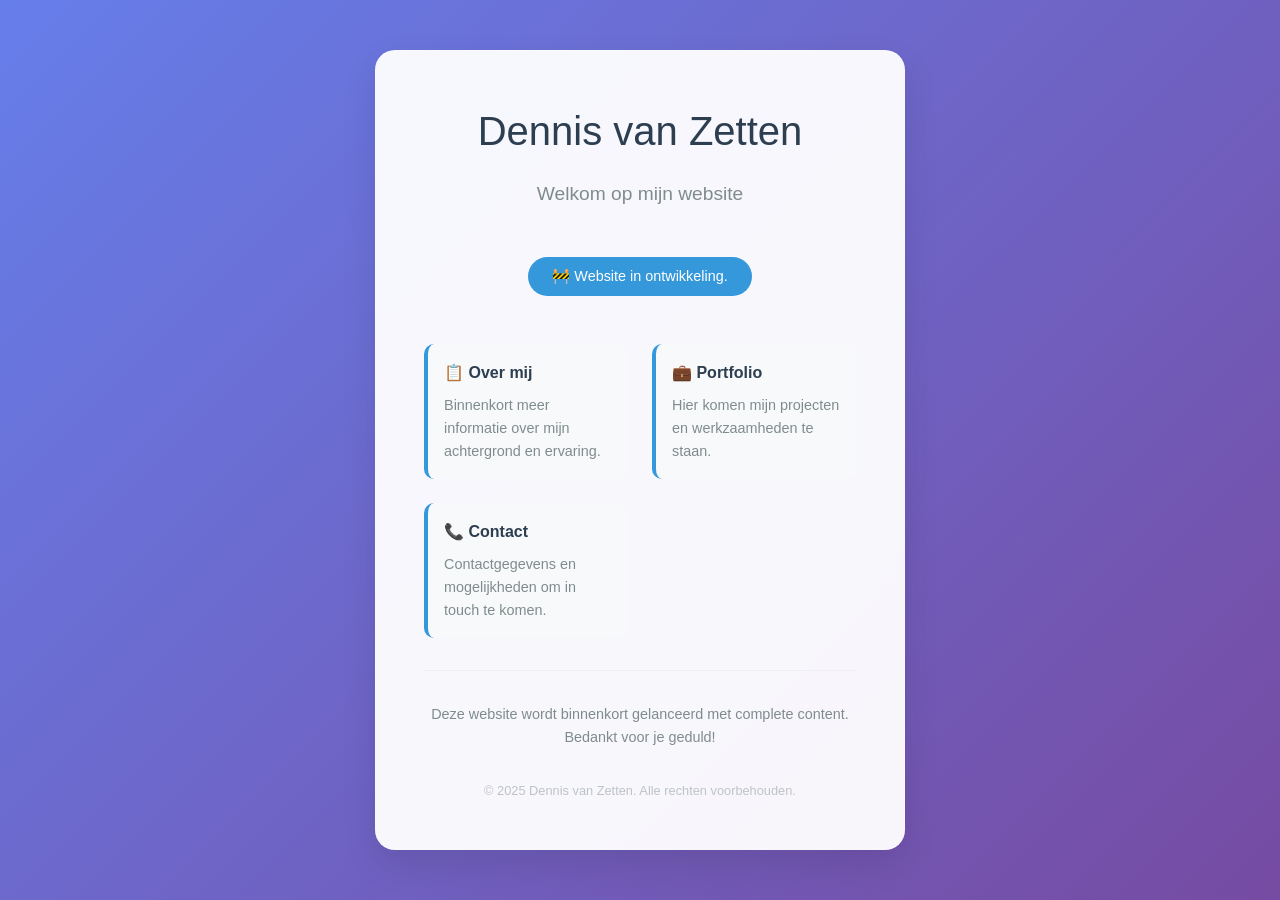
<file: under-construction.html>
<!DOCTYPE html>
<html lang="nl">
  <head>
    <meta charset="UTF-8" />
    <meta name="viewport" content="width=device-width, initial-scale=1.0" />
    <title>Dennis van Zetten</title>
    <meta
      name="description"
      content="Dennis van Zetten - Website in ontwikkeling"
    />
    <style>
      * {
        margin: 0;
        padding: 0;
        box-sizing: border-box;
      }

      body {
        font-family: "Segoe UI", Tahoma, Geneva, Verdana, sans-serif;
        line-height: 1.6;
        color: #333;
        background: linear-gradient(135deg, #667eea 0%, #764ba2 100%);
        min-height: 100vh;
      }

      .container {
        max-width: 800px;
        margin: 0 auto;
        padding: 2rem;
        min-height: 100vh;
        display: flex;
        flex-direction: column;
        justify-content: center;
        align-items: center;
        text-align: center;
      }

      .card {
        background: rgba(255, 255, 255, 0.95);
        padding: 3rem;
        border-radius: 20px;
        box-shadow: 0 15px 35px rgba(0, 0, 0, 0.1);
        backdrop-filter: blur(10px);
        border: 1px solid rgba(255, 255, 255, 0.2);
      }

      h1 {
        font-size: 2.5rem;
        margin-bottom: 1rem;
        color: #2c3e50;
        font-weight: 300;
      }

      .subtitle {
        font-size: 1.2rem;
        color: #7f8c8d;
        margin-bottom: 2rem;
        font-weight: 300;
      }

      .status {
        background: #3498db;
        color: white;
        padding: 0.5rem 1.5rem;
        border-radius: 25px;
        display: inline-block;
        margin: 1rem 0;
        font-size: 0.9rem;
        font-weight: 500;
      }

      .features {
        display: grid;
        grid-template-columns: repeat(auto-fit, minmax(200px, 1fr));
        gap: 1.5rem;
        margin: 2rem 0;
        text-align: left;
      }

      .feature {
        padding: 1rem;
        background: #f8f9fa;
        border-radius: 10px;
        border-left: 4px solid #3498db;
      }

      .feature h3 {
        color: #2c3e50;
        margin-bottom: 0.5rem;
        font-size: 1rem;
      }

      .feature p {
        color: #7f8c8d;
        font-size: 0.9rem;
      }

      .contact {
        margin-top: 2rem;
        padding-top: 2rem;
        border-top: 1px solid #ecf0f1;
      }

      .contact-info {
        color: #7f8c8d;
        font-size: 0.9rem;
      }

      .footer {
        margin-top: 2rem;
        font-size: 0.8rem;
        color: #bdc3c7;
      }

      @media (max-width: 768px) {
        .container {
          padding: 1rem;
        }

        .card {
          padding: 2rem;
        }

        h1 {
          font-size: 2rem;
        }

        .features {
          grid-template-columns: 1fr;
        }
      }

      .loading-dots {
        display: inline-block;
        animation: dots 1.5s infinite;
      }

      @keyframes dots {
        0%,
        20% {
          content: "";
        }
        40% {
          content: ".";
        }
        60% {
          content: "..";
        }
        80%,
        100% {
          content: "...";
        }
      }
    </style>
  </head>
  <body>
    <div class="container">
      <div class="card">
        <h1>Dennis van Zetten</h1>
        <p class="subtitle">Welkom op mijn website</p>

        <div class="status">
          🚧 Website in ontwikkeling<span class="loading-dots"></span>
        </div>

        <div class="features">
          <div class="feature">
            <h3>📋 Over mij</h3>
            <p>Binnenkort meer informatie over mijn achtergrond en ervaring.</p>
          </div>
          <div class="feature">
            <h3>💼 Portfolio</h3>
            <p>Hier komen mijn projecten en werkzaamheden te staan.</p>
          </div>
          <div class="feature">
            <h3>📞 Contact</h3>
            <p>Contactgegevens en mogelijkheden om in touch te komen.</p>
          </div>
        </div>

        <div class="contact">
          <div class="contact-info">
            <p>
              Deze website wordt binnenkort gelanceerd met complete content.
            </p>
            <p>Bedankt voor je geduld!</p>
          </div>
        </div>

        <div class="footer">
          <p>&copy; 2025 Dennis van Zetten. Alle rechten voorbehouden.</p>
        </div>
      </div>
    </div>

    <script>
      // Simpele animatie voor de loading dots
      setInterval(function () {
        const dots = document.querySelector(".loading-dots");
        const currentText = dots.textContent;
        if (currentText === "...") {
          dots.textContent = "";
        } else {
          dots.textContent += ".";
        }
      }, 500);
    </script>
  </body>
</html>
</file>
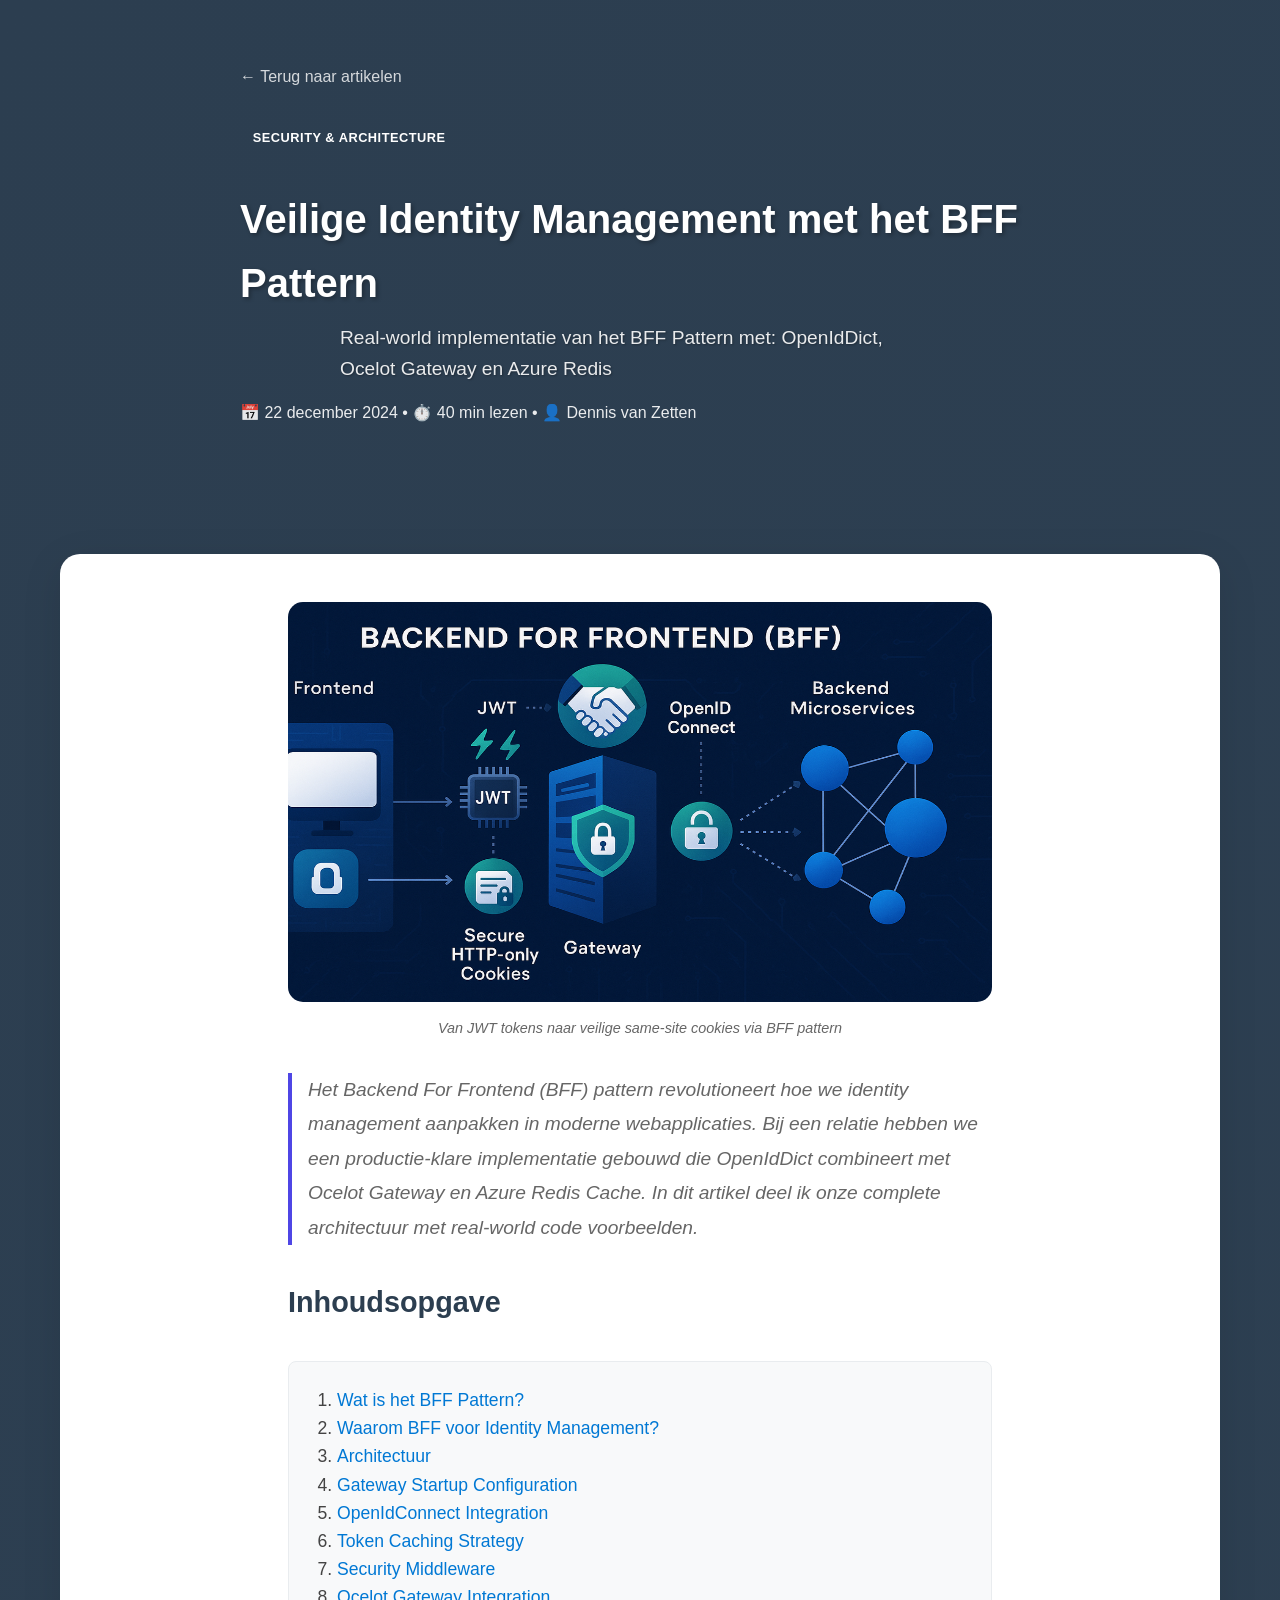
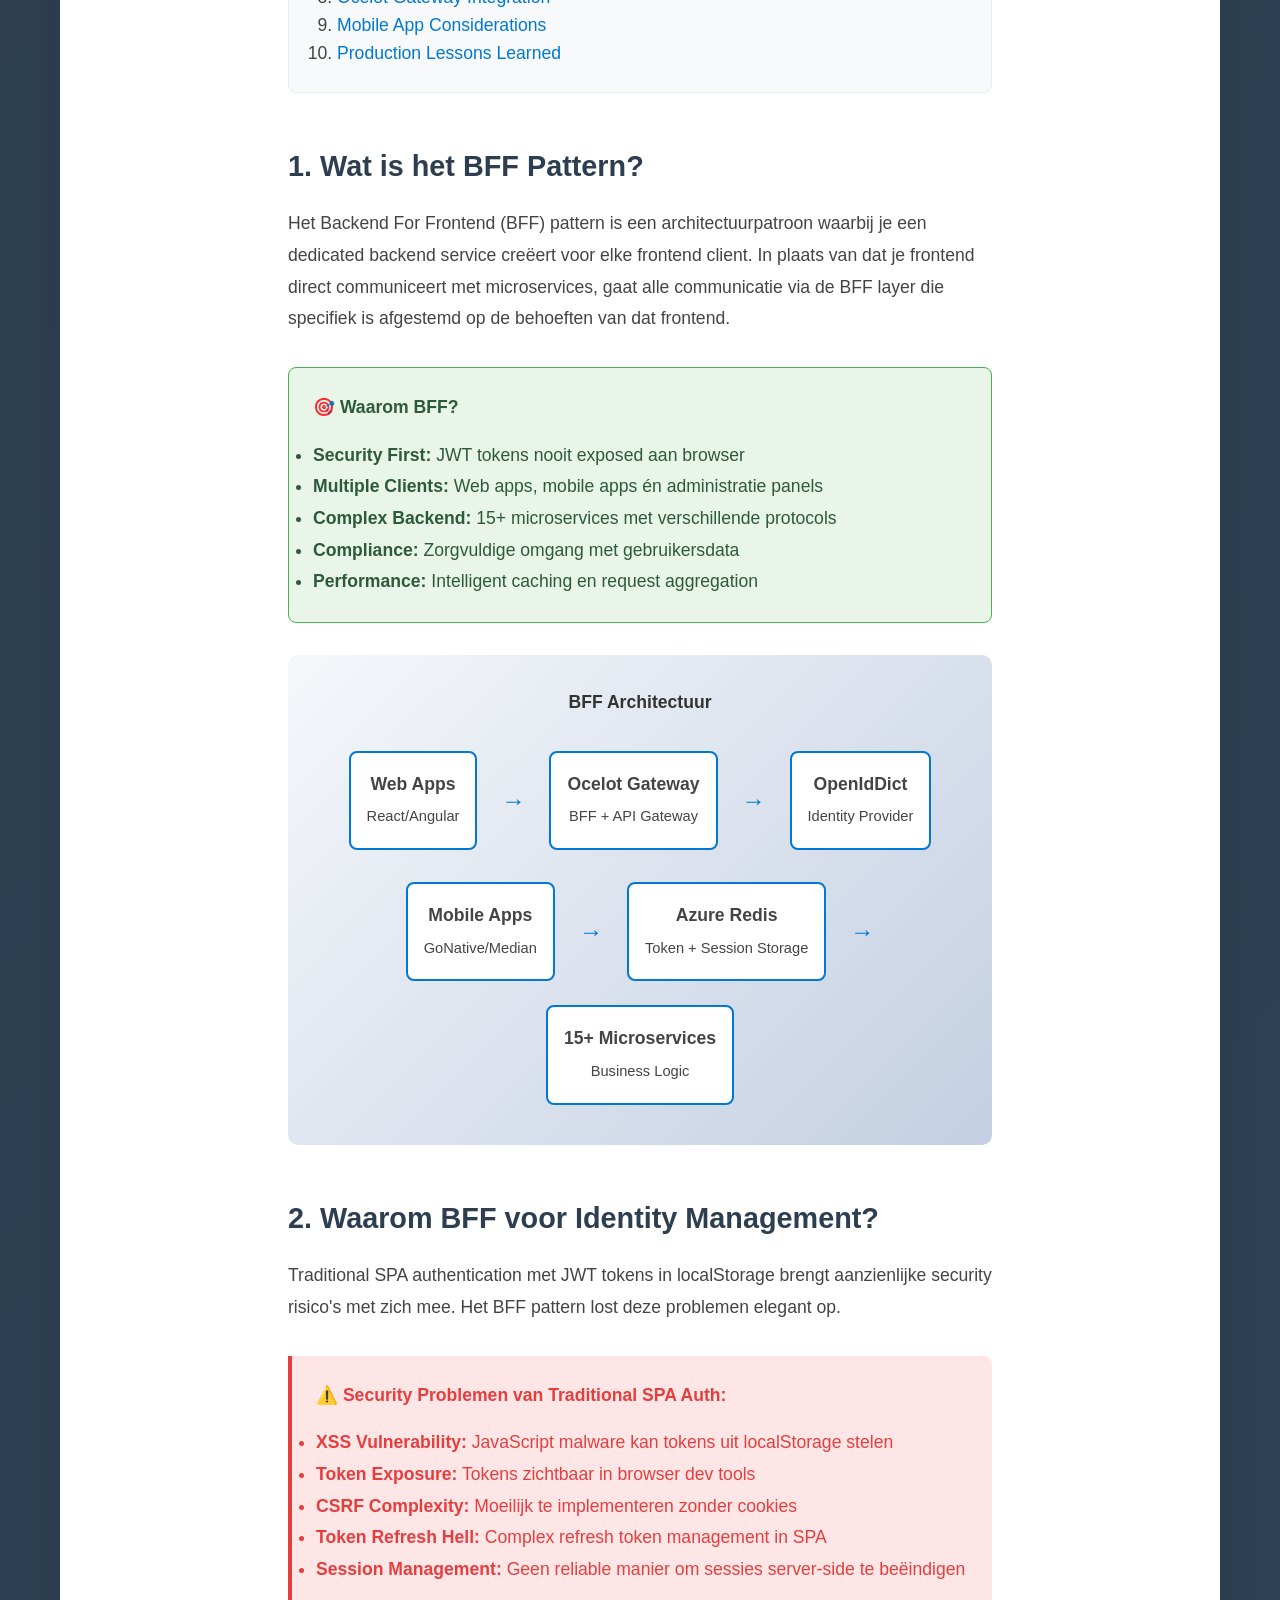
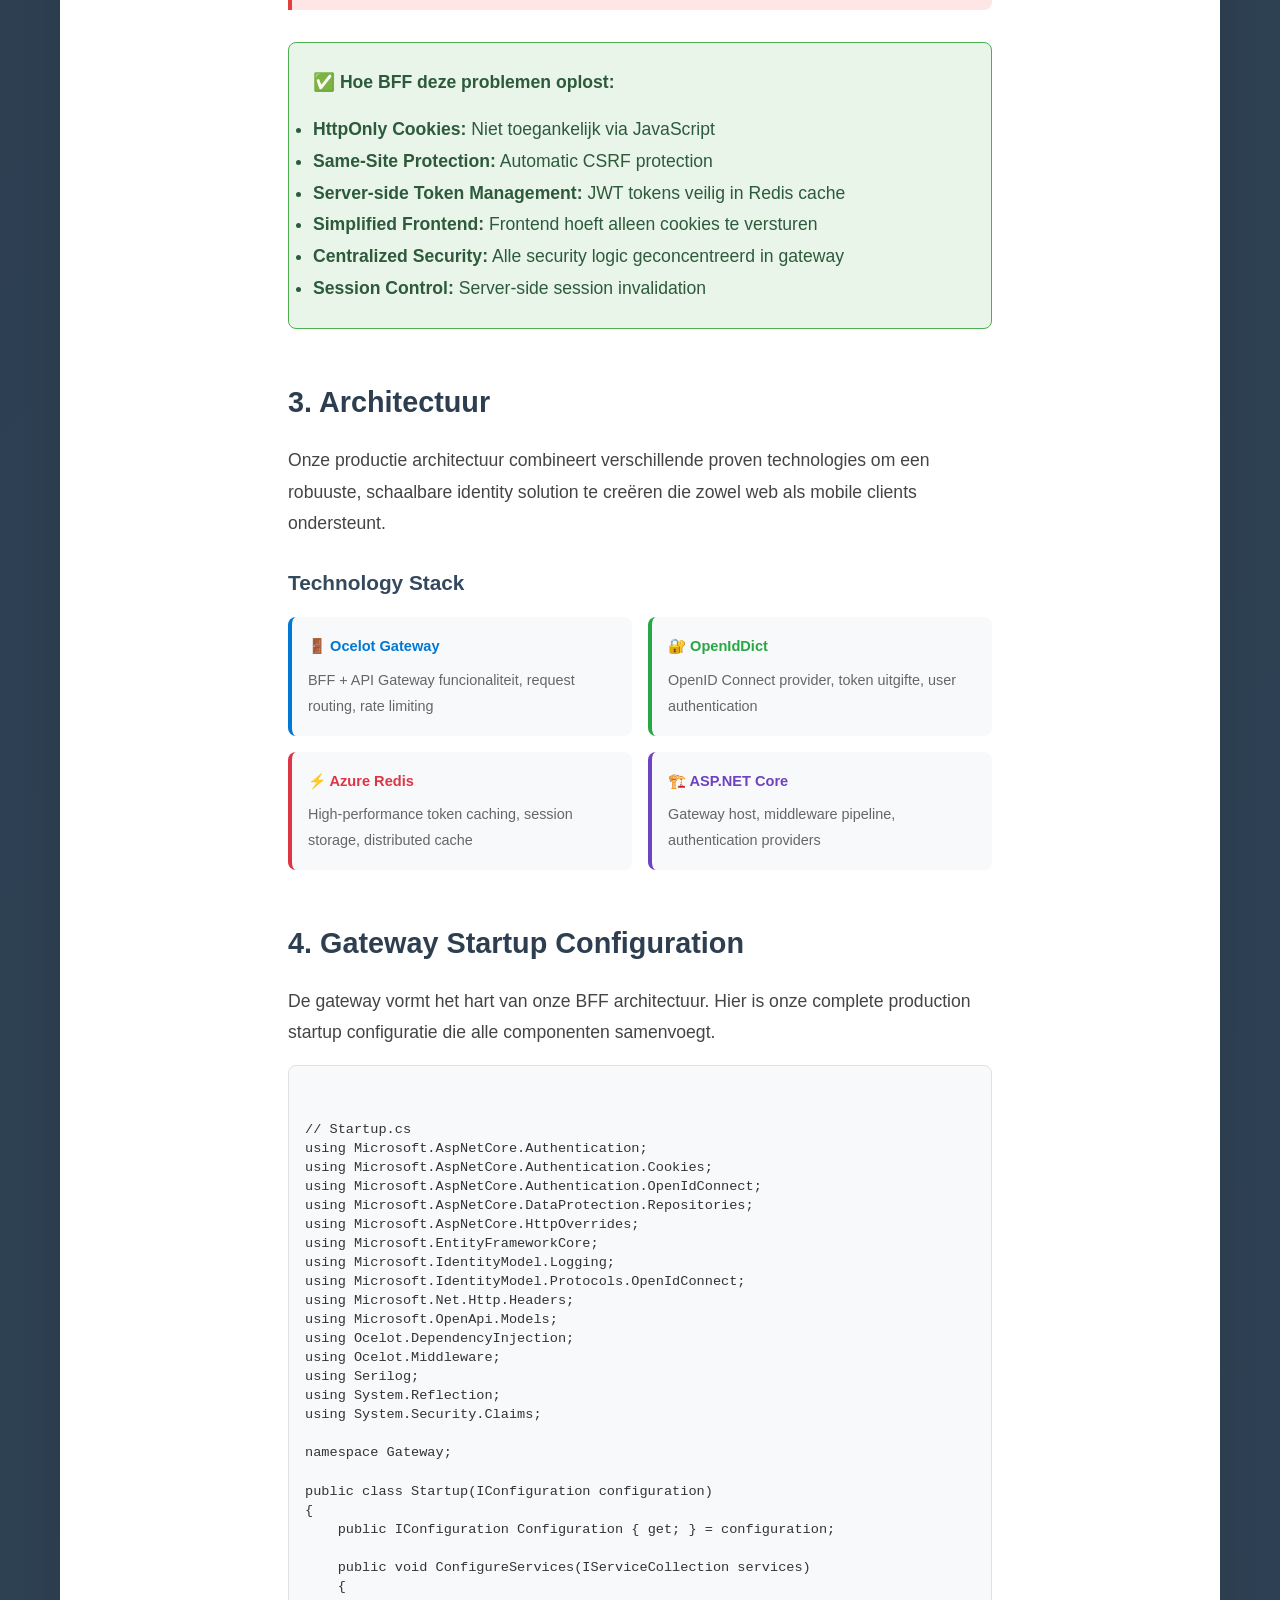
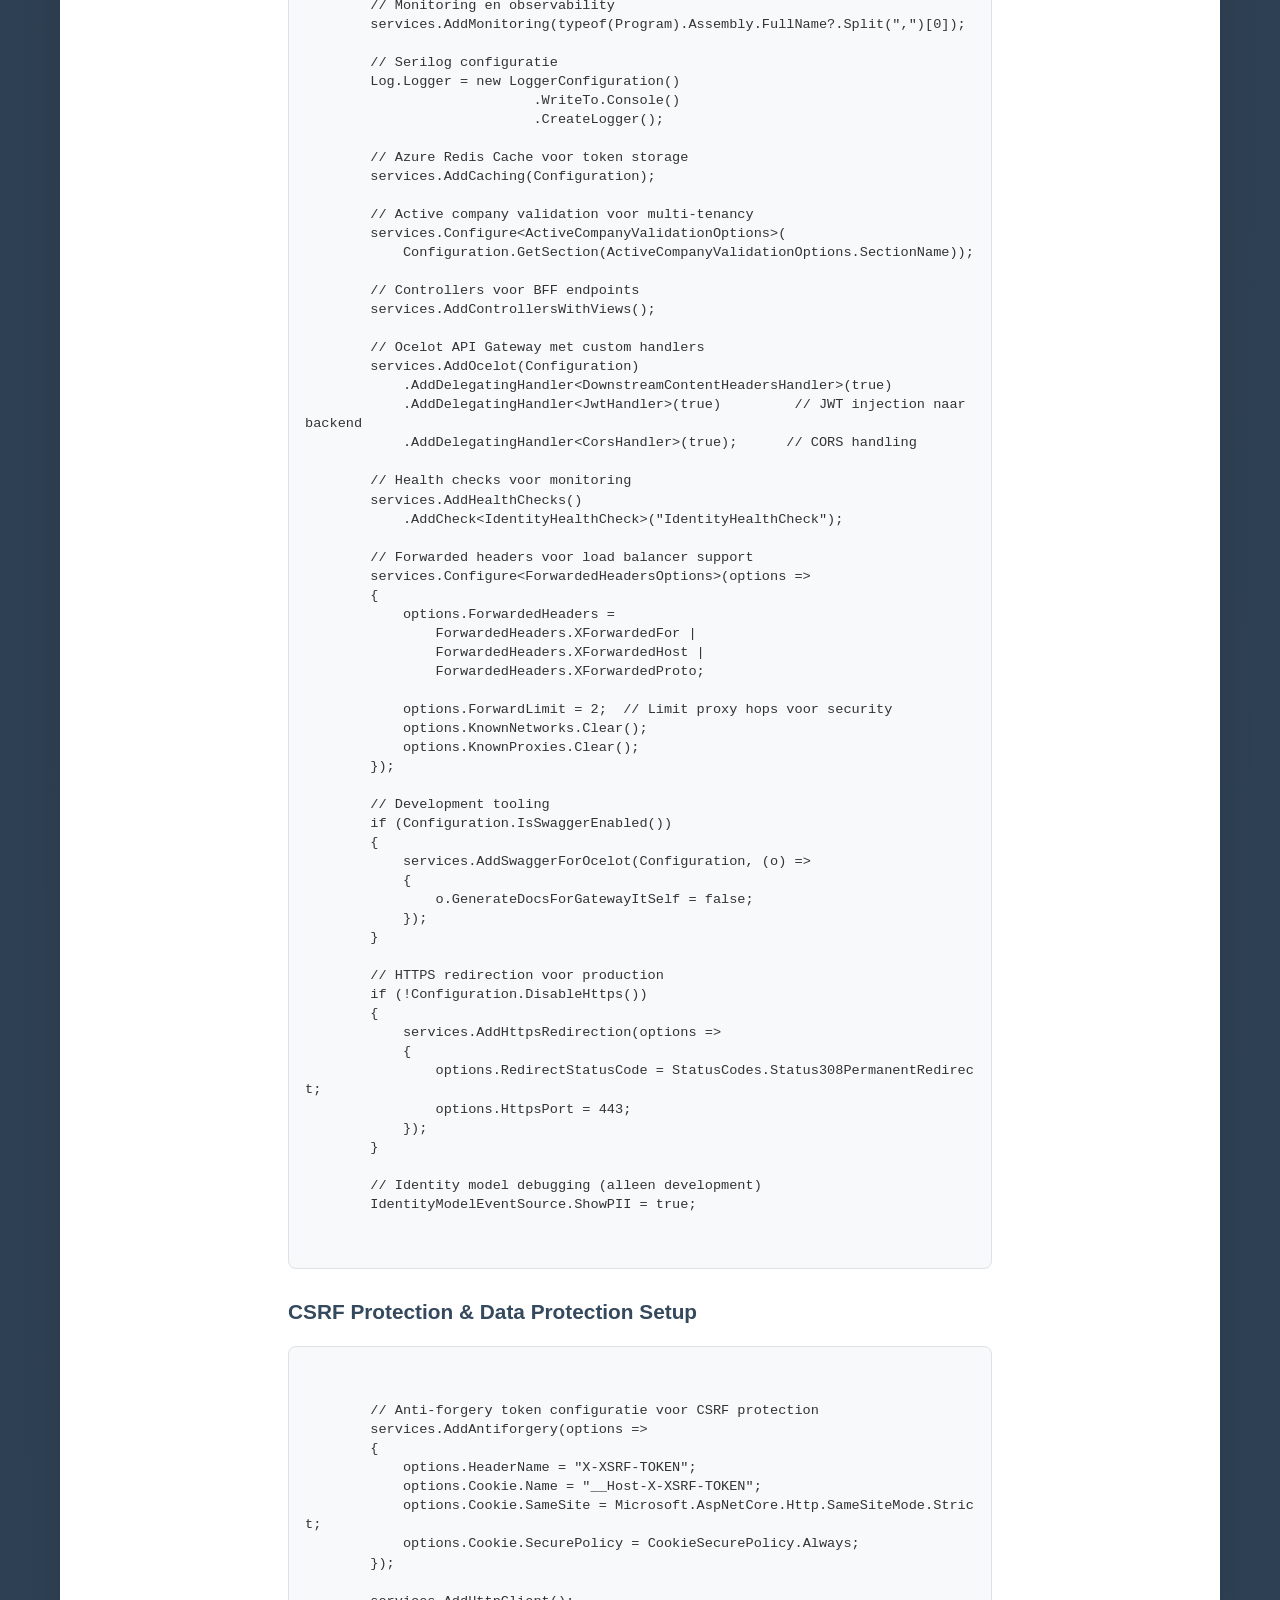
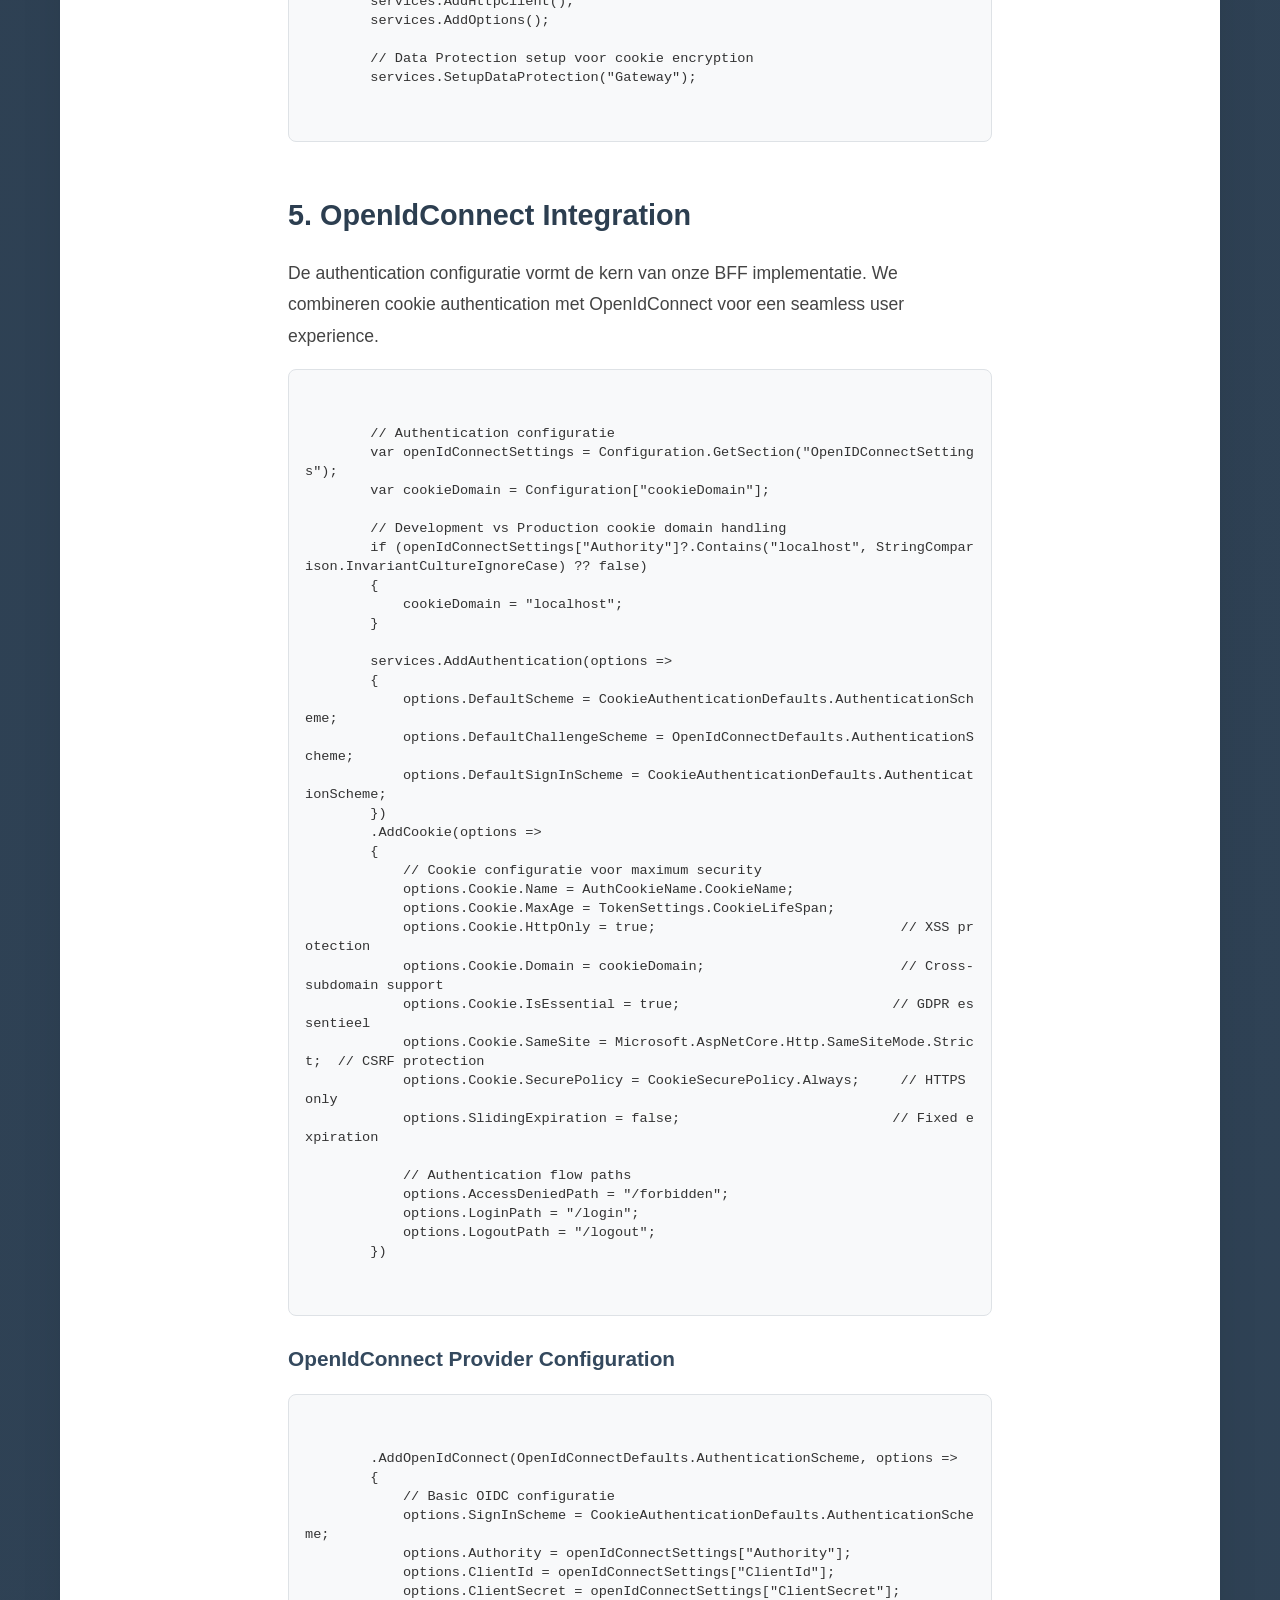
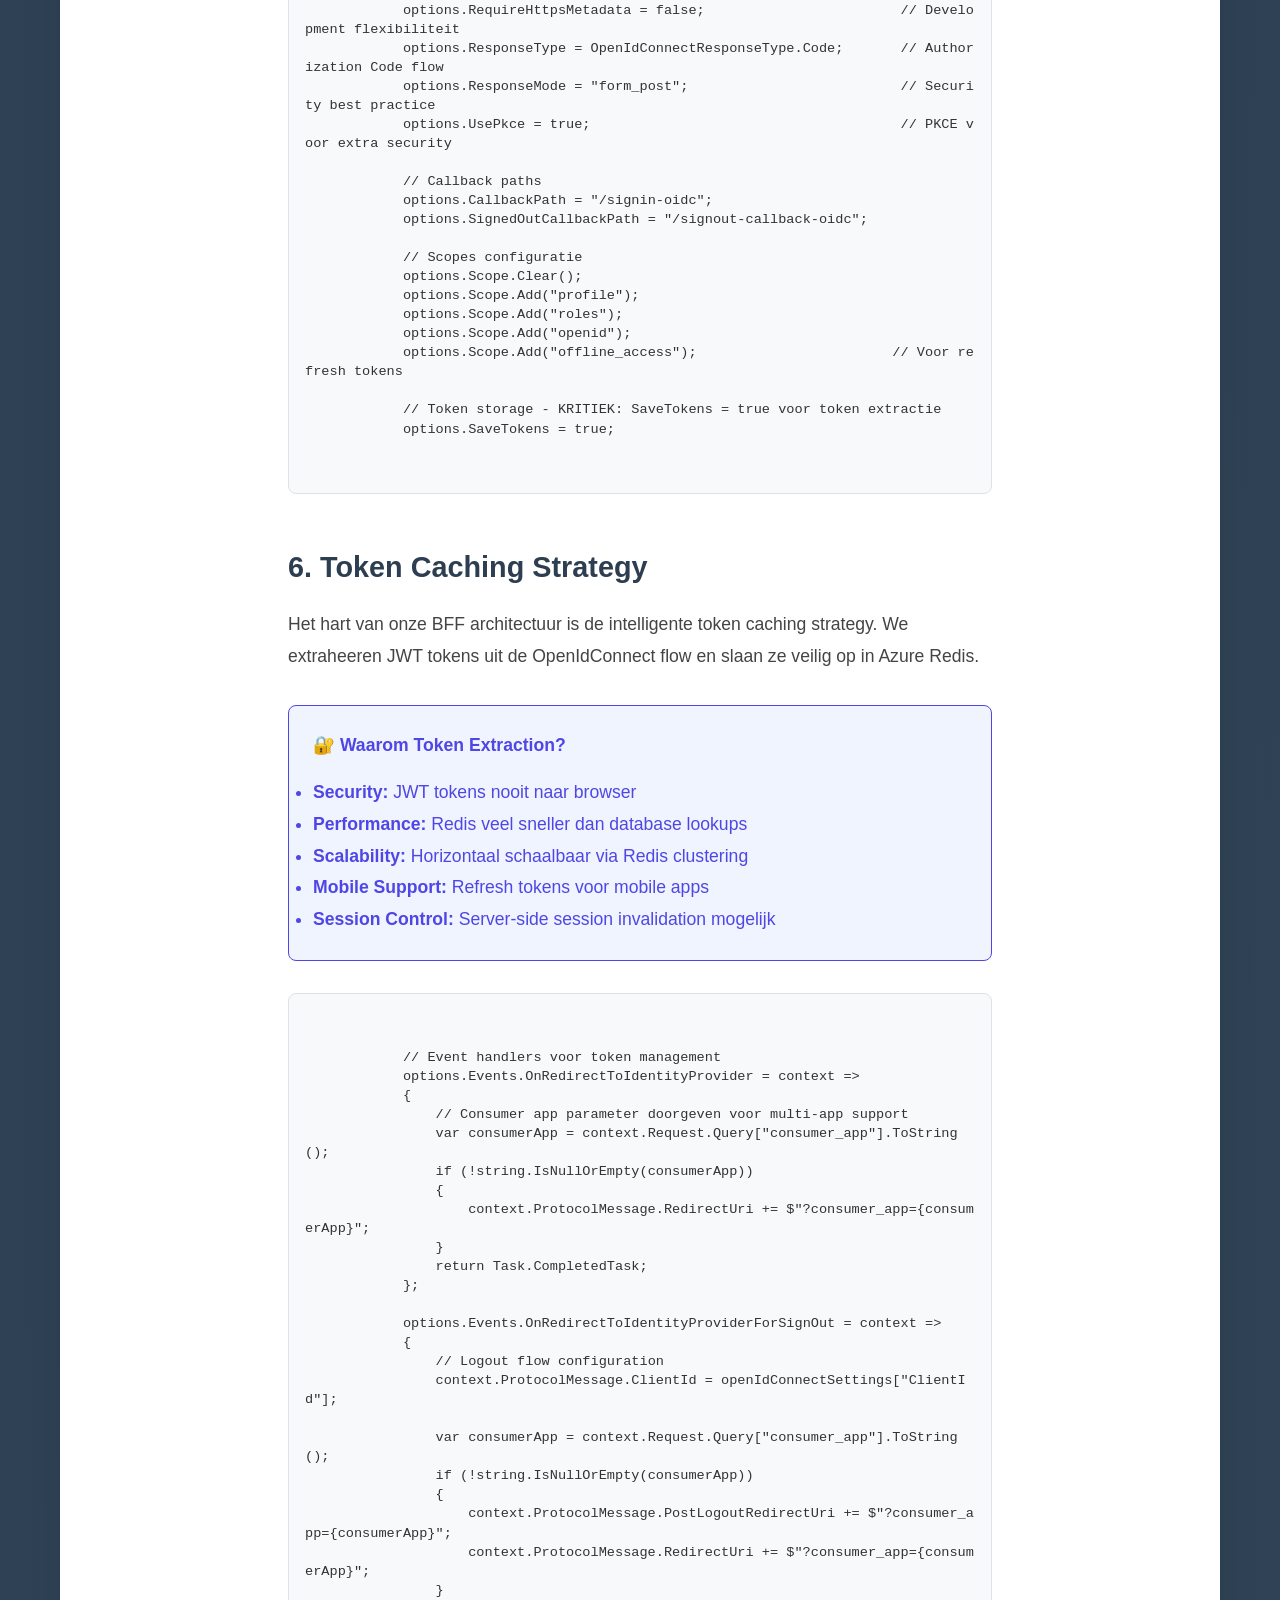
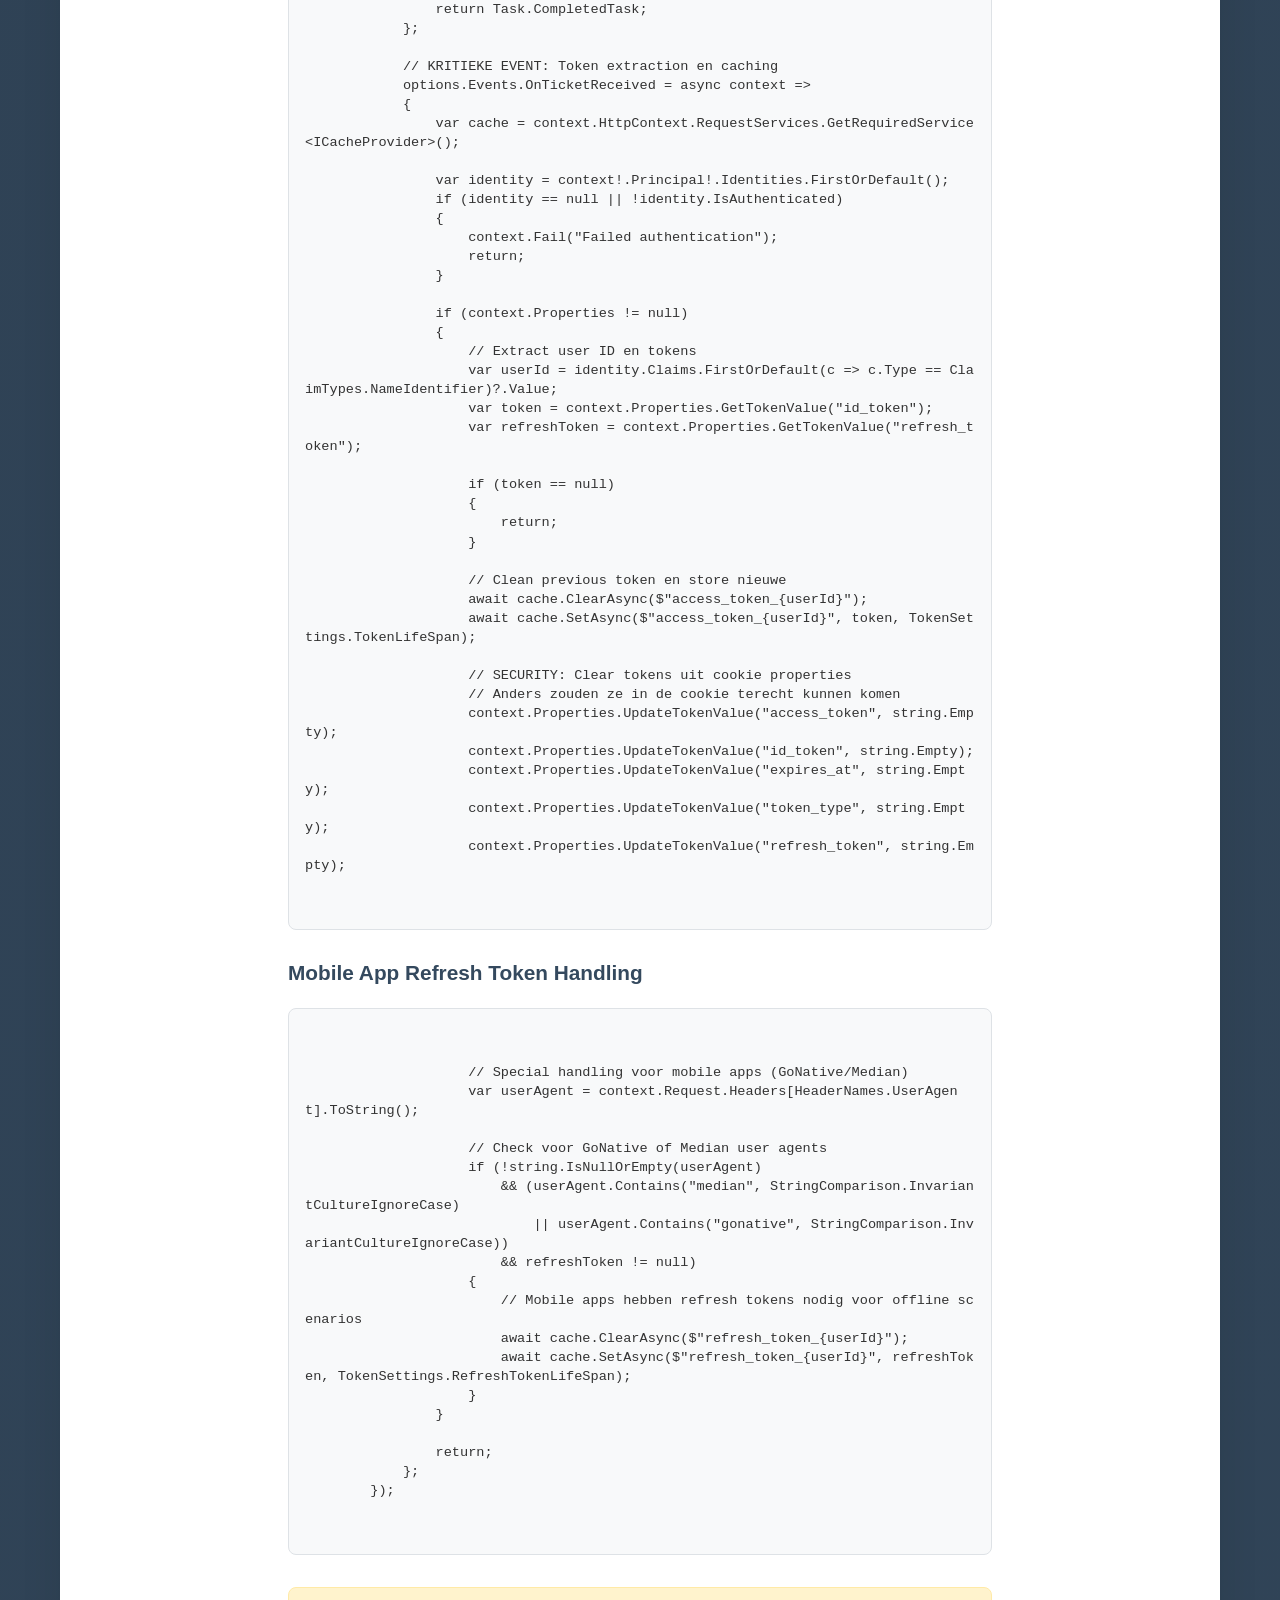
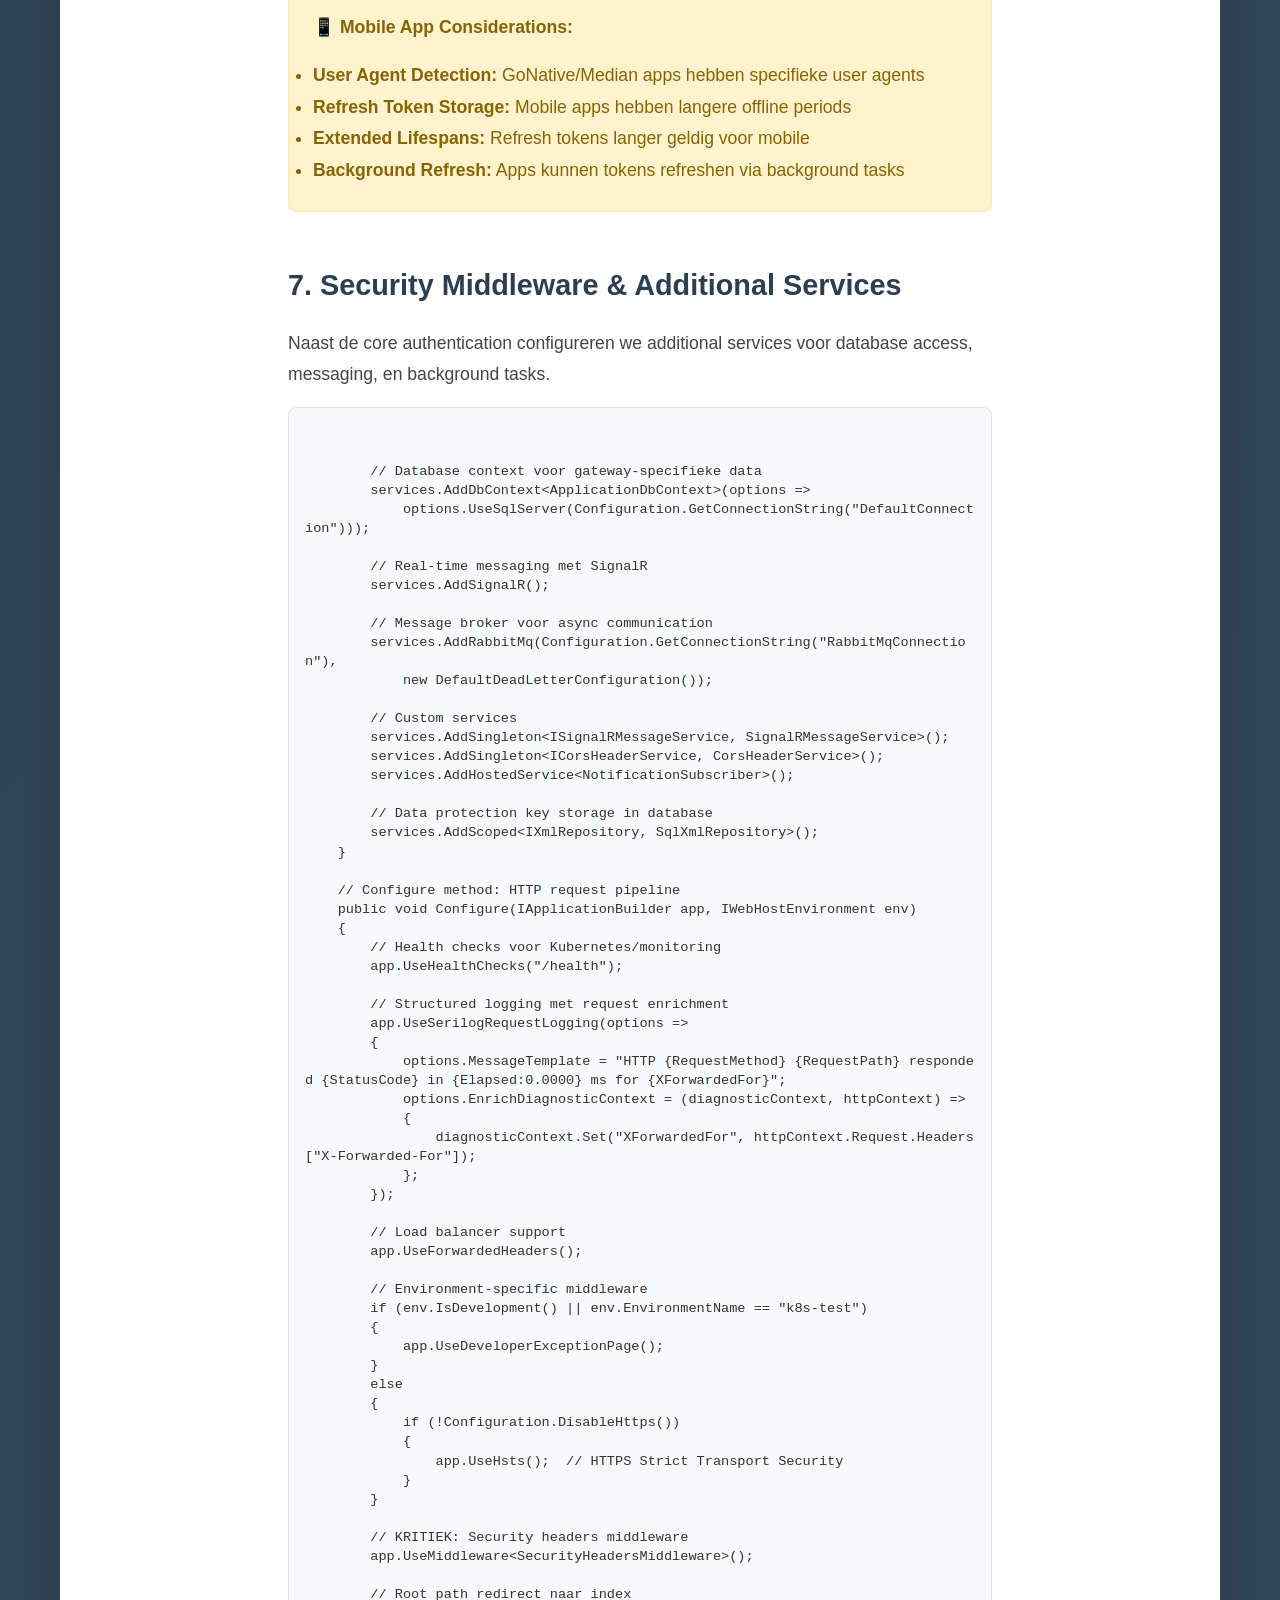
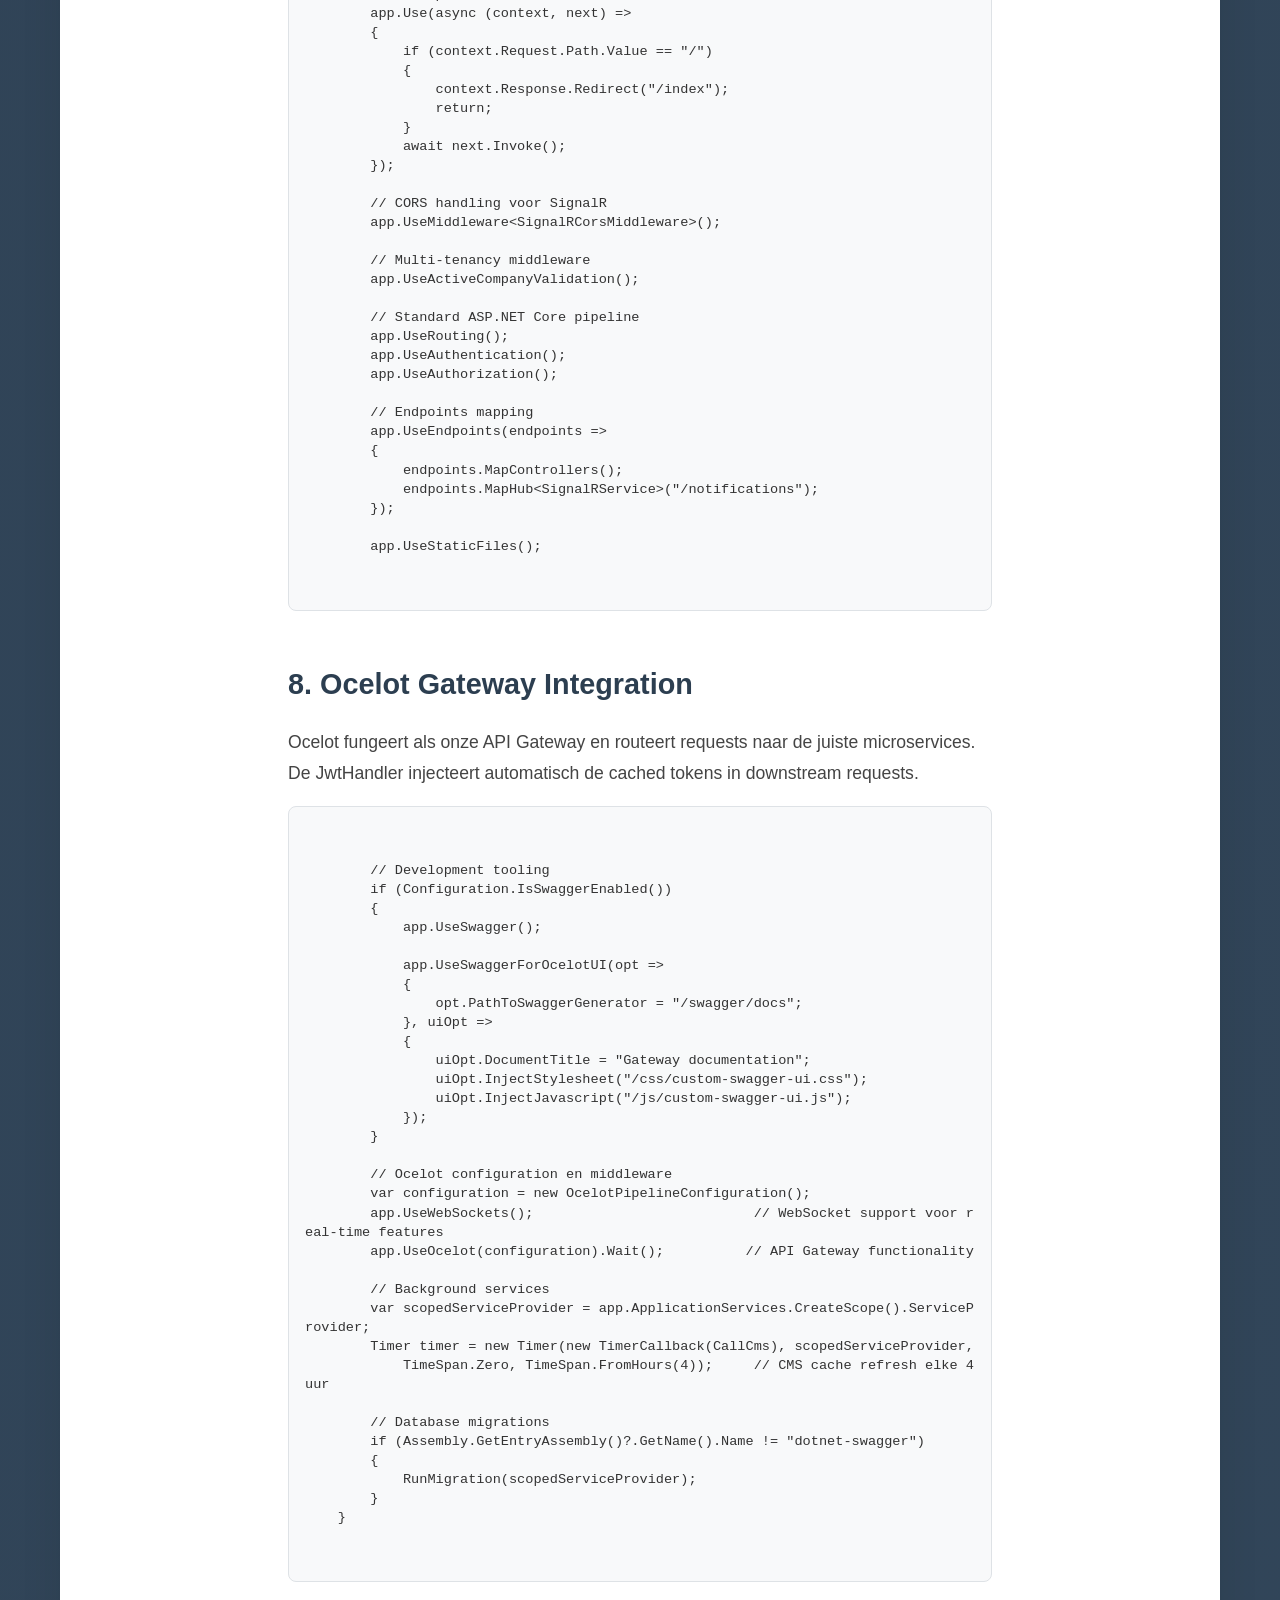
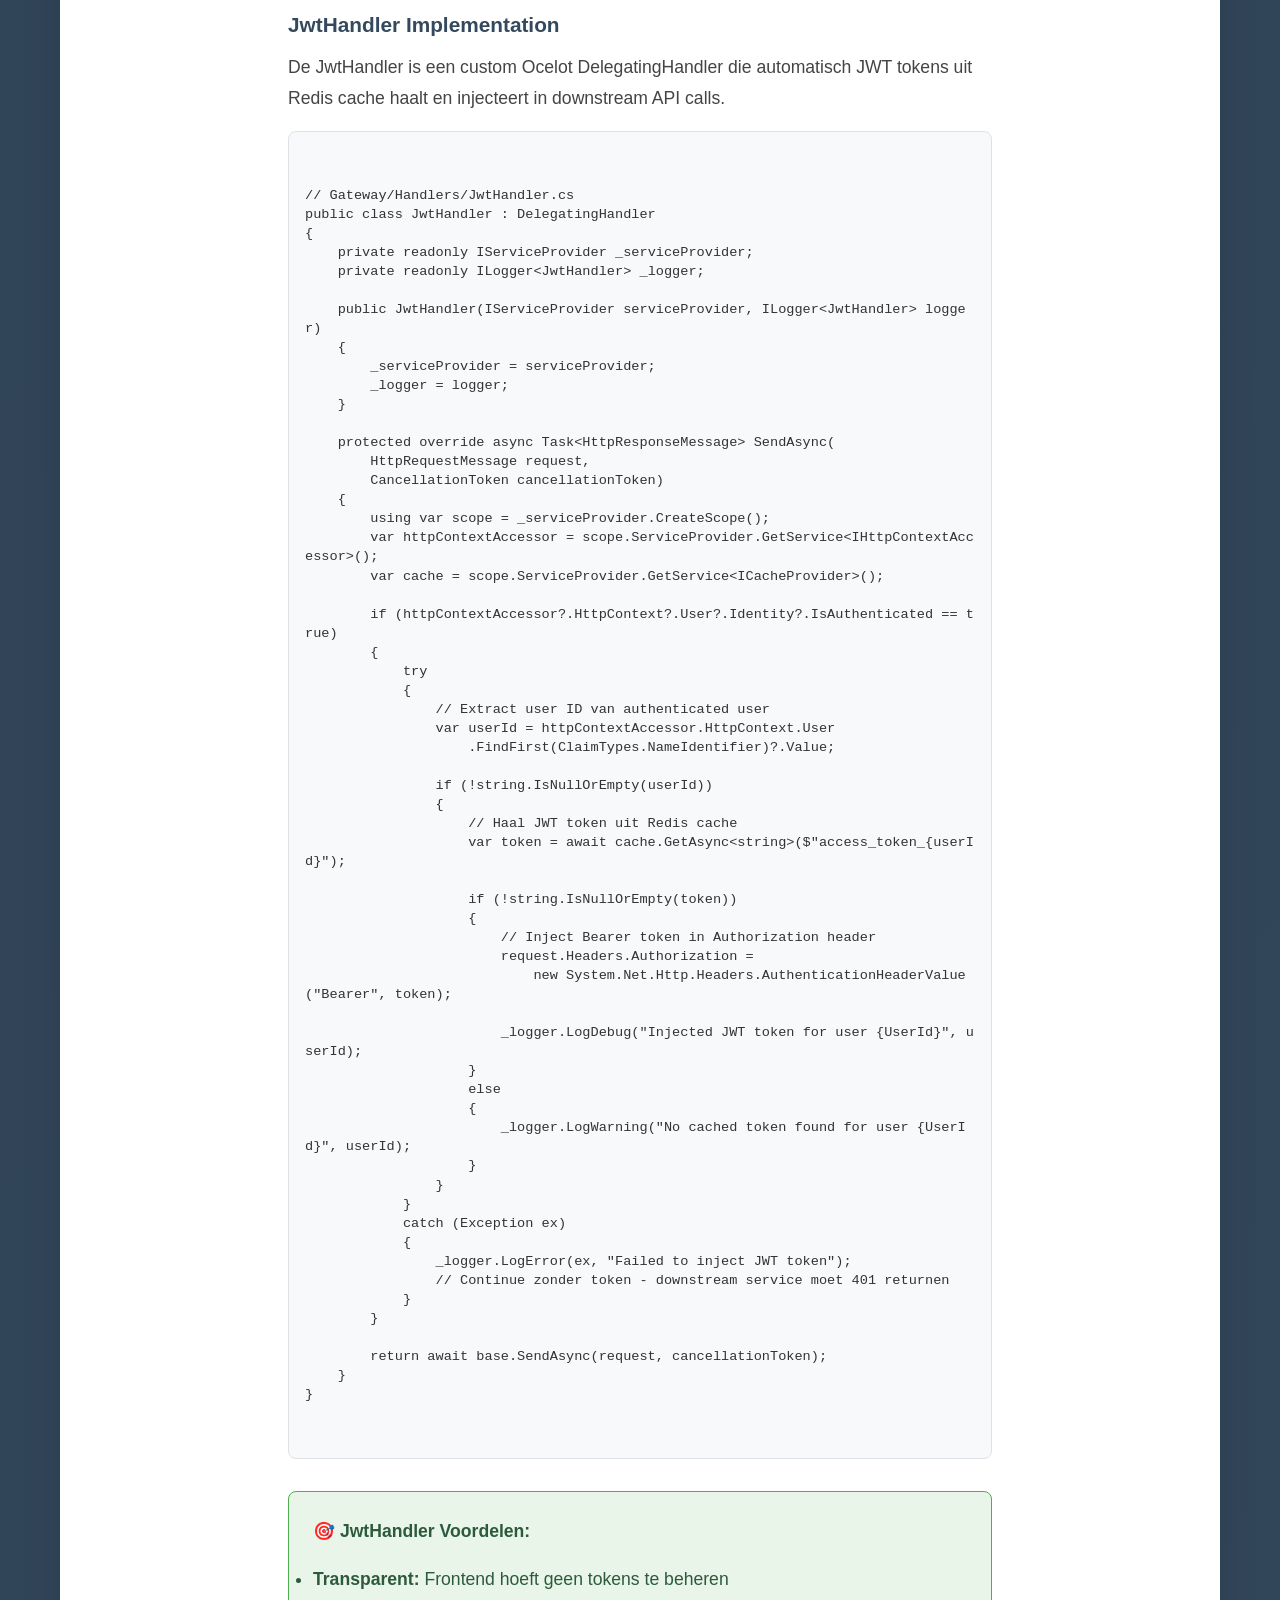
<file: artikelen/bff-patroon.html>
<!DOCTYPE html>
<html lang="nl">
  <head>
    <meta charset="UTF-8" />
    <meta name="viewport" content="width=device-width, initial-scale=1.0" />
    <link rel="icon" type="image/x-icon" href="../images/favicon/favicon.ico" />
    <link
      rel="icon"
      type="image/png"
      sizes="32x32"
      href="../images//favicon/favicon-32x32.png"
    />
    <link
      rel="icon"
      type="image/png"
      sizes="16x16"
      href="../images//favicon/favicon-16x16.png"
    />
    <link
      rel="apple-touch-icon"
      sizes="180x180"
      href="../images/favicon/apple-touch-icon.png"
    />
    <title>
      Veilige Identity Management met BFF Pattern - OpenIdDict & Azure Redis -
      Dennis van Zetten
    </title>
    <meta
      name="description"
      content="Complete gids voor het implementeren van BFF (Backend For Frontend) identity management met OpenIdDict en Azure Redis. Van JWT tokens naar same-site cookies."
    />
    <link rel="stylesheet" href="../styles.css" />
    <style>
      /* Custom styling for this article */
      .code-block {
        background: #f8f9fa;
        border: 1px solid #dee2e6;
        border-radius: 8px;
        padding: 1rem;
        margin: 1rem 0;
        font-family: "Courier New", monospace;
        font-size: 0.85rem;
        overflow-x: auto;
        white-space: pre-wrap;
        word-break: break-all;
        line-height: 1.4;
      }

      .code-block pre {
        margin: 0;
        color: #333;
        white-space: pre-wrap;
        word-wrap: break-word;
      }

      .tag {
        display: inline-block;
        background: #e3f2fd;
        color: #1976d2;
        padding: 0.25rem 0.75rem;
        border-radius: 15px;
        font-size: 0.8rem;
        margin: 0.25rem 0.25rem 0.25rem 0;
        border: 1px solid #bbdefb;
      }

      .info-box {
        border-radius: 8px;
        padding: 1.5rem;
        margin: 2rem 0;
      }

      .info-box.success {
        background: #e8f5e8;
        border: 1px solid #4caf50;
      }

      .info-box.warning {
        background: #fff3cd;
        border: 1px solid #ffeaa7;
      }

      .info-box.danger {
        background: #ffe6e6;
        border-left: 4px solid #e53e3e;
        border-radius: 0 8px 8px 0;
      }

      .info-box.security {
        background: #f0f4ff;
        border: 1px solid #4f46e5;
      }

      .architecture-diagram {
        background: linear-gradient(135deg, #f5f7fa, #c3cfe2);
        border-radius: 10px;
        padding: 2rem;
        margin: 2rem 0;
        text-align: center;
      }

      .flow-step {
        display: inline-block;
        background: white;
        border: 2px solid #0078d4;
        border-radius: 8px;
        padding: 1rem;
        margin: 0.5rem;
        min-width: 120px;
        position: relative;
      }

      .flow-arrow {
        font-size: 1.5rem;
        color: #0078d4;
        margin: 0 0.5rem;
      }
    </style>
  </head>
  <body>
    <section class="hero-about">
      <div class="container">
        <div style="text-align: left; max-width: 800px; margin: 0 auto">
          <nav class="breadcrumb" style="margin-bottom: 1rem">
            <a
              href="../artikelen.html"
              style="color: rgba(255, 255, 255, 0.8); text-decoration: none"
              >← Terug naar artikelen</a
            >
          </nav>
          <div style="margin-bottom: 1rem">
            <span
              class="article-category software"
              style="display: inline-block; margin-bottom: 1rem"
              >Security & Architecture</span
            >
          </div>
          <h1 style="font-size: 2.5rem; margin-bottom: 0.5rem">
            Veilige Identity Management met het BFF Pattern
          </h1>
          <p
            style="
              font-size: 1.2rem;
              margin-bottom: 1rem;
              color: rgba(255, 255, 255, 0.9);
            "
          >
            Real-world implementatie van het BFF Pattern met: OpenIdDict, Ocelot
            Gateway en Azure Redis
          </p>
          <div style="color: rgba(255, 255, 255, 0.9); margin-bottom: 1rem">
            <span>📅 22 december 2024</span> • <span>⏱️ 40 min lezen</span> •
            <span>👤 Dennis van Zetten</span>
          </div>
        </div>
      </div>
    </section>

    <main class="container">
      <div class="about-content">
        <article class="article-full">
          <div
            class="container"
            style="padding: 3rem; max-width: 800px; margin: 0 auto"
          >
            <!-- Featured Image -->
            <div class="article-featured-image" style="margin-bottom: 2rem">
              <img
                src="../images/artikelen/bff-pattern.png"
                alt="BFF Identity architectuur met OpenIdDict en gateway pattern"
                style="
                  width: 100%;
                  height: 400px;
                  object-fit: fill;
                  border-radius: 15px;
                "
              />
              <p
                style="
                  text-align: center;
                  color: #666;
                  font-size: 0.9rem;
                  margin-top: 0.5rem;
                  font-style: italic;
                "
              >
                Van JWT tokens naar veilige same-site cookies via BFF pattern
              </p>
            </div>

            <!-- Article Body -->
            <div
              class="article-body"
              style="font-size: 1.1rem; line-height: 1.8; color: #444"
            >
              <p
                style="
                  font-size: 1.2rem;
                  color: #666;
                  font-style: italic;
                  margin-bottom: 2rem;
                  padding-left: 1rem;
                  border-left: 4px solid #4f46e5;
                "
              >
                Het Backend For Frontend (BFF) pattern revolutioneert hoe we
                identity management aanpakken in moderne webapplicaties. Bij een
                relatie hebben we een productie-klare implementatie gebouwd die
                OpenIdDict combineert met Ocelot Gateway en Azure Redis Cache.
                In dit artikel deel ik onze complete architectuur met real-world
                code voorbeelden.
              </p>

              <!-- Inhoudsopgave -->
              <h2
                style="color: #2c3e50; margin: 2rem 0 1rem 0; font-size: 1.8rem"
              >
                Inhoudsopgave
              </h2>
              <div
                style="
                  background: #f8f9fa;
                  border: 1px solid #e9ecef;
                  border-radius: 8px;
                  padding: 1.5rem;
                  margin: 2rem 0;
                "
              >
                <ol style="margin: 0; padding-left: 1.5rem; line-height: 1.6">
                  <li>
                    <a
                      href="#wat-is-bff"
                      style="text-decoration: none; color: #0078d4"
                      >Wat is het BFF Pattern?</a
                    >
                  </li>
                  <li>
                    <a
                      href="#waarom-bff-identity"
                      style="text-decoration: none; color: #0078d4"
                      >Waarom BFF voor Identity Management?</a
                    >
                  </li>
                  <li>
                    <a
                      href="#architectuur-overview"
                      style="text-decoration: none; color: #0078d4"
                      >Architectuur</a
                    >
                  </li>
                  <li>
                    <a
                      href="#gateway-startup"
                      style="text-decoration: none; color: #0078d4"
                      >Gateway Startup Configuration</a
                    >
                  </li>
                  <li>
                    <a
                      href="#openidconnect-setup"
                      style="text-decoration: none; color: #0078d4"
                      >OpenIdConnect Integration</a
                    >
                  </li>
                  <li>
                    <a
                      href="#token-caching"
                      style="text-decoration: none; color: #0078d4"
                      >Token Caching Strategy</a
                    >
                  </li>
                  <li>
                    <a
                      href="#security-middleware"
                      style="text-decoration: none; color: #0078d4"
                      >Security Middleware</a
                    >
                  </li>
                  <li>
                    <a
                      href="#ocelot-integration"
                      style="text-decoration: none; color: #0078d4"
                      >Ocelot Gateway Integration</a
                    >
                  </li>
                  <li>
                    <a
                      href="#mobile-considerations"
                      style="text-decoration: none; color: #0078d4"
                      >Mobile App Considerations</a
                    >
                  </li>
                  <li>
                    <a
                      href="#production-lessons"
                      style="text-decoration: none; color: #0078d4"
                      >Production Lessons Learned</a
                    >
                  </li>
                </ol>
              </div>

              <!-- Sectie 1: Wat is BFF -->
              <h2
                id="wat-is-bff"
                style="color: #2c3e50; margin: 3rem 0 1rem 0; font-size: 1.8rem"
              >
                1. Wat is het BFF Pattern?
              </h2>

              <p>
                Het Backend For Frontend (BFF) pattern is een
                architectuurpatroon waarbij je een dedicated backend service
                creëert voor elke frontend client. In plaats van dat je frontend
                direct communiceert met microservices, gaat alle communicatie
                via de BFF layer die specifiek is afgestemd op de behoeften van
                dat frontend.
              </p>

              <div class="info-box success">
                <h4 style="color: #2d5a3d; margin-bottom: 1rem">
                  🎯 Waarom BFF?
                </h4>
                <ul style="margin: 0; color: #2d5a3d">
                  <li>
                    <strong>Security First:</strong> JWT tokens nooit exposed
                    aan browser
                  </li>
                  <li>
                    <strong>Multiple Clients:</strong> Web apps, mobile apps én
                    administratie panels
                  </li>
                  <li>
                    <strong>Complex Backend:</strong> 15+ microservices met
                    verschillende protocols
                  </li>
                  <li>
                    <strong>Compliance:</strong> Zorgvuldige omgang met
                    gebruikersdata
                  </li>
                  <li>
                    <strong>Performance:</strong> Intelligent caching en request
                    aggregation
                  </li>
                </ul>
              </div>

              <div class="architecture-diagram">
                <h4 style="color: #333; margin-bottom: 1.5rem">
                  BFF Architectuur
                </h4>
                <div
                  style="
                    display: flex;
                    flex-wrap: wrap;
                    justify-content: center;
                    align-items: center;
                    gap: 0.5rem;
                  "
                >
                  <div class="flow-step">
                    <strong>Web Apps</strong><br />
                    <small>React/Angular</small>
                  </div>
                  <span class="flow-arrow">→</span>
                  <div class="flow-step">
                    <strong>Ocelot Gateway</strong><br />
                    <small>BFF + API Gateway</small>
                  </div>
                  <span class="flow-arrow">→</span>
                  <div class="flow-step">
                    <strong>OpenIdDict</strong><br />
                    <small>Identity Provider</small>
                  </div>
                </div>
                <div
                  style="
                    margin-top: 1rem;
                    display: flex;
                    flex-wrap: wrap;
                    justify-content: center;
                    align-items: center;
                    gap: 0.5rem;
                  "
                >
                  <div class="flow-step">
                    <strong>Mobile Apps</strong><br />
                    <small>GoNative/Median</small>
                  </div>
                  <span class="flow-arrow">→</span>
                  <div class="flow-step">
                    <strong>Azure Redis</strong><br />
                    <small>Token + Session Storage</small>
                  </div>
                  <span class="flow-arrow">→</span>
                  <div class="flow-step">
                    <strong>15+ Microservices</strong><br />
                    <small>Business Logic</small>
                  </div>
                </div>
              </div>

              <!-- Sectie 2: Waarom BFF voor Identity -->
              <h2
                id="waarom-bff-identity"
                style="color: #2c3e50; margin: 3rem 0 1rem 0; font-size: 1.8rem"
              >
                2. Waarom BFF voor Identity Management?
              </h2>

              <p>
                Traditional SPA authentication met JWT tokens in localStorage
                brengt aanzienlijke security risico's met zich mee. Het BFF
                pattern lost deze problemen elegant op.
              </p>

              <div class="info-box danger">
                <h4 style="color: #e53e3e; margin-bottom: 1rem">
                  ⚠️ Security Problemen van Traditional SPA Auth:
                </h4>
                <ul style="margin: 0; color: #e53e3e">
                  <li>
                    <strong>XSS Vulnerability:</strong> JavaScript malware kan
                    tokens uit localStorage stelen
                  </li>
                  <li>
                    <strong>Token Exposure:</strong> Tokens zichtbaar in browser
                    dev tools
                  </li>
                  <li>
                    <strong>CSRF Complexity:</strong> Moeilijk te implementeren
                    zonder cookies
                  </li>
                  <li>
                    <strong>Token Refresh Hell:</strong> Complex refresh token
                    management in SPA
                  </li>
                  <li>
                    <strong>Session Management:</strong> Geen reliable manier om
                    sessies server-side te beëindigen
                  </li>
                </ul>
              </div>

              <div class="info-box success">
                <h4 style="color: #2d5a3d; margin-bottom: 1rem">
                  ✅ Hoe BFF deze problemen oplost:
                </h4>
                <ul style="margin: 0; color: #2d5a3d">
                  <li>
                    <strong>HttpOnly Cookies:</strong> Niet toegankelijk via
                    JavaScript
                  </li>
                  <li>
                    <strong>Same-Site Protection:</strong> Automatic CSRF
                    protection
                  </li>
                  <li>
                    <strong>Server-side Token Management:</strong> JWT tokens
                    veilig in Redis cache
                  </li>
                  <li>
                    <strong>Simplified Frontend:</strong> Frontend hoeft alleen
                    cookies te versturen
                  </li>
                  <li>
                    <strong>Centralized Security:</strong> Alle security logic
                    geconcentreerd in gateway
                  </li>
                  <li>
                    <strong>Session Control:</strong> Server-side session
                    invalidation
                  </li>
                </ul>
              </div>

              <!-- Sectie 3: Architectuur Overview -->
              <h2
                id="architectuur-overview"
                style="color: #2c3e50; margin: 3rem 0 1rem 0; font-size: 1.8rem"
              >
                3. Architectuur
              </h2>

              <p>
                Onze productie architectuur combineert verschillende proven
                technologies om een robuuste, schaalbare identity solution te
                creëren die zowel web als mobile clients ondersteunt.
              </p>

              <h3
                style="
                  color: #34495e;
                  margin: 1.5rem 0 0.5rem 0;
                  font-size: 1.3rem;
                "
              >
                Technology Stack
              </h3>

              <div
                style="
                  display: grid;
                  grid-template-columns: repeat(auto-fit, minmax(250px, 1fr));
                  gap: 1rem;
                  margin: 1rem 0;
                "
              >
                <div
                  style="
                    background: #f8f9fa;
                    padding: 1rem;
                    border-radius: 8px;
                    border-left: 4px solid #0078d4;
                  "
                >
                  <h5 style="color: #0078d4; margin-bottom: 0.5rem">
                    🚪 Ocelot Gateway
                  </h5>
                  <p style="margin: 0; font-size: 0.9rem; color: #666">
                    BFF + API Gateway funcionaliteit, request routing, rate
                    limiting
                  </p>
                </div>
                <div
                  style="
                    background: #f8f9fa;
                    padding: 1rem;
                    border-radius: 8px;
                    border-left: 4px solid #28a745;
                  "
                >
                  <h5 style="color: #28a745; margin-bottom: 0.5rem">
                    🔐 OpenIdDict
                  </h5>
                  <p style="margin: 0; font-size: 0.9rem; color: #666">
                    OpenID Connect provider, token uitgifte, user authentication
                  </p>
                </div>
                <div
                  style="
                    background: #f8f9fa;
                    padding: 1rem;
                    border-radius: 8px;
                    border-left: 4px solid #dc3545;
                  "
                >
                  <h5 style="color: #dc3545; margin-bottom: 0.5rem">
                    ⚡ Azure Redis
                  </h5>
                  <p style="margin: 0; font-size: 0.9rem; color: #666">
                    High-performance token caching, session storage, distributed
                    cache
                  </p>
                </div>
                <div
                  style="
                    background: #f8f9fa;
                    padding: 1rem;
                    border-radius: 8px;
                    border-left: 4px solid #6f42c1;
                  "
                >
                  <h5 style="color: #6f42c1; margin-bottom: 0.5rem">
                    🏗️ ASP.NET Core
                  </h5>
                  <p style="margin: 0; font-size: 0.9rem; color: #666">
                    Gateway host, middleware pipeline, authentication providers
                  </p>
                </div>
              </div>

              <!-- Sectie 4: Gateway Startup -->
              <h2
                id="gateway-startup"
                style="color: #2c3e50; margin: 3rem 0 1rem 0; font-size: 1.8rem"
              >
                4. Gateway Startup Configuration
              </h2>

              <p>
                De gateway vormt het hart van onze BFF architectuur. Hier is
                onze complete production startup configuratie die alle
                componenten samenvoegt.
              </p>

              <div class="code-block">
                <pre>
// Startup.cs
using Microsoft.AspNetCore.Authentication;
using Microsoft.AspNetCore.Authentication.Cookies;
using Microsoft.AspNetCore.Authentication.OpenIdConnect;
using Microsoft.AspNetCore.DataProtection.Repositories;
using Microsoft.AspNetCore.HttpOverrides;
using Microsoft.EntityFrameworkCore;
using Microsoft.IdentityModel.Logging;
using Microsoft.IdentityModel.Protocols.OpenIdConnect;
using Microsoft.Net.Http.Headers;
using Microsoft.OpenApi.Models;
using Ocelot.DependencyInjection;
using Ocelot.Middleware;
using Serilog;
using System.Reflection;
using System.Security.Claims;

namespace Gateway;

public class Startup(IConfiguration configuration)
{
    public IConfiguration Configuration { get; } = configuration;

    public void ConfigureServices(IServiceCollection services)
    {
        // Monitoring en observability
        services.AddMonitoring(typeof(Program).Assembly.FullName?.Split(",")[0]);

        // Serilog configuratie
        Log.Logger = new LoggerConfiguration()
                            .WriteTo.Console()
                            .CreateLogger();

        // Azure Redis Cache voor token storage
        services.AddCaching(Configuration);

        // Active company validation voor multi-tenancy
        services.Configure&lt;ActiveCompanyValidationOptions&gt;(
            Configuration.GetSection(ActiveCompanyValidationOptions.SectionName));

        // Controllers voor BFF endpoints
        services.AddControllersWithViews();
        
        // Ocelot API Gateway met custom handlers
        services.AddOcelot(Configuration)
            .AddDelegatingHandler&lt;DownstreamContentHeadersHandler&gt;(true)
            .AddDelegatingHandler&lt;JwtHandler&gt;(true)         // JWT injection naar backend
            .AddDelegatingHandler&lt;CorsHandler&gt;(true);      // CORS handling

        // Health checks voor monitoring
        services.AddHealthChecks()
            .AddCheck&lt;IdentityHealthCheck&gt;("IdentityHealthCheck");
            
        // Forwarded headers voor load balancer support
        services.Configure&lt;ForwardedHeadersOptions&gt;(options =&gt;
        {
            options.ForwardedHeaders =
                ForwardedHeaders.XForwardedFor |
                ForwardedHeaders.XForwardedHost |
                ForwardedHeaders.XForwardedProto;

            options.ForwardLimit = 2;  // Limit proxy hops voor security
            options.KnownNetworks.Clear();
            options.KnownProxies.Clear();
        });

        // Development tooling
        if (Configuration.IsSwaggerEnabled())
        {
            services.AddSwaggerForOcelot(Configuration, (o) =&gt;
            {
                o.GenerateDocsForGatewayItSelf = false;
            });
        }
        
        // HTTPS redirection voor production
        if (!Configuration.DisableHttps())
        {
            services.AddHttpsRedirection(options =&gt;
            {
                options.RedirectStatusCode = StatusCodes.Status308PermanentRedirect;
                options.HttpsPort = 443;
            });
        }

        // Identity model debugging (alleen development)
        IdentityModelEventSource.ShowPII = true;</pre
                >
              </div>

              <h3
                style="
                  color: #34495e;
                  margin: 1.5rem 0 0.5rem 0;
                  font-size: 1.3rem;
                "
              >
                CSRF Protection & Data Protection Setup
              </h3>

              <div class="code-block">
                <pre>
        // Anti-forgery token configuratie voor CSRF protection
        services.AddAntiforgery(options =&gt;
        {
            options.HeaderName = "X-XSRF-TOKEN";
            options.Cookie.Name = "__Host-X-XSRF-TOKEN";
            options.Cookie.SameSite = Microsoft.AspNetCore.Http.SameSiteMode.Strict;
            options.Cookie.SecurePolicy = CookieSecurePolicy.Always;
        });

        services.AddHttpClient();
        services.AddOptions();

        // Data Protection setup voor cookie encryption
        services.SetupDataProtection("Gateway");</pre
                >
              </div>

              <!-- Sectie 5: OpenIdConnect Setup -->
              <h2
                id="openidconnect-setup"
                style="color: #2c3e50; margin: 3rem 0 1rem 0; font-size: 1.8rem"
              >
                5. OpenIdConnect Integration
              </h2>

              <p>
                De authentication configuratie vormt de kern van onze BFF
                implementatie. We combineren cookie authentication met
                OpenIdConnect voor een seamless user experience.
              </p>

              <div class="code-block">
                <pre>
        // Authentication configuratie
        var openIdConnectSettings = Configuration.GetSection("OpenIDConnectSettings");
        var cookieDomain = Configuration["cookieDomain"];
        
        // Development vs Production cookie domain handling
        if (openIdConnectSettings["Authority"]?.Contains("localhost", StringComparison.InvariantCultureIgnoreCase) ?? false)
        {
            cookieDomain = "localhost";
        }

        services.AddAuthentication(options =&gt;
        {
            options.DefaultScheme = CookieAuthenticationDefaults.AuthenticationScheme;
            options.DefaultChallengeScheme = OpenIdConnectDefaults.AuthenticationScheme;
            options.DefaultSignInScheme = CookieAuthenticationDefaults.AuthenticationScheme;
        })
        .AddCookie(options =&gt;
        {
            // Cookie configuratie voor maximum security
            options.Cookie.Name = AuthCookieName.CookieName;
            options.Cookie.MaxAge = TokenSettings.CookieLifeSpan;
            options.Cookie.HttpOnly = true;                              // XSS protection
            options.Cookie.Domain = cookieDomain;                        // Cross-subdomain support
            options.Cookie.IsEssential = true;                          // GDPR essentieel
            options.Cookie.SameSite = Microsoft.AspNetCore.Http.SameSiteMode.Strict;  // CSRF protection
            options.Cookie.SecurePolicy = CookieSecurePolicy.Always;     // HTTPS only
            options.SlidingExpiration = false;                          // Fixed expiration
            
            // Authentication flow paths
            options.AccessDeniedPath = "/forbidden";
            options.LoginPath = "/login";
            options.LogoutPath = "/logout";
        })</pre
                >
              </div>

              <h3
                style="
                  color: #34495e;
                  margin: 1.5rem 0 0.5rem 0;
                  font-size: 1.3rem;
                "
              >
                OpenIdConnect Provider Configuration
              </h3>

              <div class="code-block">
                <pre>
        .AddOpenIdConnect(OpenIdConnectDefaults.AuthenticationScheme, options =&gt;
        {
            // Basic OIDC configuratie
            options.SignInScheme = CookieAuthenticationDefaults.AuthenticationScheme;
            options.Authority = openIdConnectSettings["Authority"];
            options.ClientId = openIdConnectSettings["ClientId"];
            options.ClientSecret = openIdConnectSettings["ClientSecret"];
            options.RequireHttpsMetadata = false;                        // Development flexibiliteit
            options.ResponseType = OpenIdConnectResponseType.Code;       // Authorization Code flow
            options.ResponseMode = "form_post";                          // Security best practice
            options.UsePkce = true;                                      // PKCE voor extra security
            
            // Callback paths
            options.CallbackPath = "/signin-oidc";
            options.SignedOutCallbackPath = "/signout-callback-oidc";
            
            // Scopes configuratie
            options.Scope.Clear();
            options.Scope.Add("profile");
            options.Scope.Add("roles");
            options.Scope.Add("openid");
            options.Scope.Add("offline_access");                        // Voor refresh tokens
            
            // Token storage - KRITIEK: SaveTokens = true voor token extractie
            options.SaveTokens = true;</pre
                >
              </div>

              <!-- Sectie 6: Token Caching -->
              <h2
                id="token-caching"
                style="color: #2c3e50; margin: 3rem 0 1rem 0; font-size: 1.8rem"
              >
                6. Token Caching Strategy
              </h2>

              <p>
                Het hart van onze BFF architectuur is de intelligente token
                caching strategy. We extraheeren JWT tokens uit de OpenIdConnect
                flow en slaan ze veilig op in Azure Redis.
              </p>

              <div class="info-box security">
                <h4 style="color: #4f46e5; margin-bottom: 1rem">
                  🔐 Waarom Token Extraction?
                </h4>
                <ul style="margin: 0; color: #4f46e5">
                  <li>
                    <strong>Security:</strong> JWT tokens nooit naar browser
                  </li>
                  <li>
                    <strong>Performance:</strong> Redis veel sneller dan
                    database lookups
                  </li>
                  <li>
                    <strong>Scalability:</strong> Horizontaal schaalbaar via
                    Redis clustering
                  </li>
                  <li>
                    <strong>Mobile Support:</strong> Refresh tokens voor mobile
                    apps
                  </li>
                  <li>
                    <strong>Session Control:</strong> Server-side session
                    invalidation mogelijk
                  </li>
                </ul>
              </div>

              <div class="code-block">
                <pre>
            // Event handlers voor token management
            options.Events.OnRedirectToIdentityProvider = context =&gt;
            {
                // Consumer app parameter doorgeven voor multi-app support
                var consumerApp = context.Request.Query["consumer_app"].ToString();
                if (!string.IsNullOrEmpty(consumerApp))
                {
                    context.ProtocolMessage.RedirectUri += $"?consumer_app={consumerApp}";
                }
                return Task.CompletedTask;
            };
            
            options.Events.OnRedirectToIdentityProviderForSignOut = context =&gt;
            {
                // Logout flow configuration
                context.ProtocolMessage.ClientId = openIdConnectSettings["ClientId"];

                var consumerApp = context.Request.Query["consumer_app"].ToString();
                if (!string.IsNullOrEmpty(consumerApp))
                {
                    context.ProtocolMessage.PostLogoutRedirectUri += $"?consumer_app={consumerApp}";
                    context.ProtocolMessage.RedirectUri += $"?consumer_app={consumerApp}";
                }
                return Task.CompletedTask;
            };
            
            // KRITIEKE EVENT: Token extraction en caching
            options.Events.OnTicketReceived = async context =&gt;
            {
                var cache = context.HttpContext.RequestServices.GetRequiredService&lt;ICacheProvider&gt;();

                var identity = context!.Principal!.Identities.FirstOrDefault();
                if (identity == null || !identity.IsAuthenticated)
                {
                    context.Fail("Failed authentication");
                    return;
                }

                if (context.Properties != null)
                {
                    // Extract user ID en tokens
                    var userId = identity.Claims.FirstOrDefault(c =&gt; c.Type == ClaimTypes.NameIdentifier)?.Value;
                    var token = context.Properties.GetTokenValue("id_token");
                    var refreshToken = context.Properties.GetTokenValue("refresh_token");
                    
                    if (token == null)
                    {
                        return;
                    }
                    
                    // Clean previous token en store nieuwe
                    await cache.ClearAsync($"access_token_{userId}");
                    await cache.SetAsync($"access_token_{userId}", token, TokenSettings.TokenLifeSpan);
                    
                    // SECURITY: Clear tokens uit cookie properties
                    // Anders zouden ze in de cookie terecht kunnen komen
                    context.Properties.UpdateTokenValue("access_token", string.Empty);
                    context.Properties.UpdateTokenValue("id_token", string.Empty);
                    context.Properties.UpdateTokenValue("expires_at", string.Empty);
                    context.Properties.UpdateTokenValue("token_type", string.Empty);
                    context.Properties.UpdateTokenValue("refresh_token", string.Empty);</pre
                >
              </div>

              <h3
                style="
                  color: #34495e;
                  margin: 1.5rem 0 0.5rem 0;
                  font-size: 1.3rem;
                "
              >
                Mobile App Refresh Token Handling
              </h3>

              <div class="code-block">
                <pre>
                    // Special handling voor mobile apps (GoNative/Median)
                    var userAgent = context.Request.Headers[HeaderNames.UserAgent].ToString();
                    
                    // Check voor GoNative of Median user agents
                    if (!string.IsNullOrEmpty(userAgent)
                        &amp;&amp; (userAgent.Contains("median", StringComparison.InvariantCultureIgnoreCase) 
                            || userAgent.Contains("gonative", StringComparison.InvariantCultureIgnoreCase))
                        &amp;&amp; refreshToken != null)
                    {
                        // Mobile apps hebben refresh tokens nodig voor offline scenarios
                        await cache.ClearAsync($"refresh_token_{userId}");
                        await cache.SetAsync($"refresh_token_{userId}", refreshToken, TokenSettings.RefreshTokenLifeSpan);
                    }
                }

                return;
            };
        });</pre
                >
              </div>

              <div class="info-box warning">
                <h4 style="color: #856404; margin-bottom: 1rem">
                  📱 Mobile App Considerations:
                </h4>
                <ul style="margin: 0; color: #856404">
                  <li>
                    <strong>User Agent Detection:</strong> GoNative/Median apps
                    hebben specifieke user agents
                  </li>
                  <li>
                    <strong>Refresh Token Storage:</strong> Mobile apps hebben
                    langere offline periods
                  </li>
                  <li>
                    <strong>Extended Lifespans:</strong> Refresh tokens langer
                    geldig voor mobile
                  </li>
                  <li>
                    <strong>Background Refresh:</strong> Apps kunnen tokens
                    refreshen via background tasks
                  </li>
                </ul>
              </div>

              <!-- Sectie 7: Security Middleware -->
              <h2
                id="security-middleware"
                style="color: #2c3e50; margin: 3rem 0 1rem 0; font-size: 1.8rem"
              >
                7. Security Middleware & Additional Services
              </h2>

              <p>
                Naast de core authentication configureren we additional services
                voor database access, messaging, en background tasks.
              </p>

              <div class="code-block">
                <pre>
        // Database context voor gateway-specifieke data
        services.AddDbContext&lt;ApplicationDbContext&gt;(options =&gt; 
            options.UseSqlServer(Configuration.GetConnectionString("DefaultConnection")));

        // Real-time messaging met SignalR
        services.AddSignalR();
        
        // Message broker voor async communication
        services.AddRabbitMq(Configuration.GetConnectionString("RabbitMqConnection"), 
            new DefaultDeadLetterConfiguration());
        
        // Custom services
        services.AddSingleton&lt;ISignalRMessageService, SignalRMessageService&gt;();
        services.AddSingleton&lt;ICorsHeaderService, CorsHeaderService&gt;();
        services.AddHostedService&lt;NotificationSubscriber&gt;();

        // Data protection key storage in database
        services.AddScoped&lt;IXmlRepository, SqlXmlRepository&gt;();
    }

    // Configure method: HTTP request pipeline
    public void Configure(IApplicationBuilder app, IWebHostEnvironment env)
    {
        // Health checks voor Kubernetes/monitoring
        app.UseHealthChecks("/health");
        
        // Structured logging met request enrichment
        app.UseSerilogRequestLogging(options =&gt;
        {
            options.MessageTemplate = "HTTP {RequestMethod} {RequestPath} responded {StatusCode} in {Elapsed:0.0000} ms for {XForwardedFor}";
            options.EnrichDiagnosticContext = (diagnosticContext, httpContext) =&gt;
            {
                diagnosticContext.Set("XForwardedFor", httpContext.Request.Headers["X-Forwarded-For"]);
            };
        });
        
        // Load balancer support
        app.UseForwardedHeaders();

        // Environment-specific middleware
        if (env.IsDevelopment() || env.EnvironmentName == "k8s-test")
        {
            app.UseDeveloperExceptionPage();
        }
        else
        {
            if (!Configuration.DisableHttps())
            {
                app.UseHsts();  // HTTPS Strict Transport Security
            }
        }

        // KRITIEK: Security headers middleware
        app.UseMiddleware&lt;SecurityHeadersMiddleware&gt;();

        // Root path redirect naar index
        app.Use(async (context, next) =&gt;
        {
            if (context.Request.Path.Value == "/")
            {
                context.Response.Redirect("/index");
                return;
            }
            await next.Invoke();
        });

        // CORS handling voor SignalR
        app.UseMiddleware&lt;SignalRCorsMiddleware&gt;();
        
        // Multi-tenancy middleware
        app.UseActiveCompanyValidation();

        // Standard ASP.NET Core pipeline
        app.UseRouting();
        app.UseAuthentication();
        app.UseAuthorization();

        // Endpoints mapping
        app.UseEndpoints(endpoints =&gt;
        {
            endpoints.MapControllers();
            endpoints.MapHub&lt;SignalRService&gt;("/notifications");
        });

        app.UseStaticFiles();</pre
                >
              </div>

              <!-- Sectie 8: Ocelot Integration -->
              <h2
                id="ocelot-integration"
                style="color: #2c3e50; margin: 3rem 0 1rem 0; font-size: 1.8rem"
              >
                8. Ocelot Gateway Integration
              </h2>

              <p>
                Ocelot fungeert als onze API Gateway en routeert requests naar
                de juiste microservices. De JwtHandler injecteert automatisch de
                cached tokens in downstream requests.
              </p>

              <div class="code-block">
                <pre>
        // Development tooling
        if (Configuration.IsSwaggerEnabled())
        {
            app.UseSwagger();

            app.UseSwaggerForOcelotUI(opt =&gt;
            {
                opt.PathToSwaggerGenerator = "/swagger/docs";
            }, uiOpt =&gt;
            {
                uiOpt.DocumentTitle = "Gateway documentation";
                uiOpt.InjectStylesheet("/css/custom-swagger-ui.css");
                uiOpt.InjectJavascript("/js/custom-swagger-ui.js");
            });
        }

        // Ocelot configuration en middleware
        var configuration = new OcelotPipelineConfiguration();
        app.UseWebSockets();                           // WebSocket support voor real-time features
        app.UseOcelot(configuration).Wait();          // API Gateway functionality

        // Background services
        var scopedServiceProvider = app.ApplicationServices.CreateScope().ServiceProvider;
        Timer timer = new Timer(new TimerCallback(CallCms), scopedServiceProvider, 
            TimeSpan.Zero, TimeSpan.FromHours(4));     // CMS cache refresh elke 4 uur

        // Database migrations
        if (Assembly.GetEntryAssembly()?.GetName().Name != "dotnet-swagger")
        {
            RunMigration(scopedServiceProvider);
        }
    }</pre
                >
              </div>

              <h3
                style="
                  color: #34495e;
                  margin: 1.5rem 0 0.5rem 0;
                  font-size: 1.3rem;
                "
              >
                JwtHandler Implementation
              </h3>

              <p>
                De JwtHandler is een custom Ocelot DelegatingHandler die
                automatisch JWT tokens uit Redis cache haalt en injecteert in
                downstream API calls.
              </p>

              <div class="code-block">
                <pre>
// Gateway/Handlers/JwtHandler.cs
public class JwtHandler : DelegatingHandler
{
    private readonly IServiceProvider _serviceProvider;
    private readonly ILogger&lt;JwtHandler&gt; _logger;

    public JwtHandler(IServiceProvider serviceProvider, ILogger&lt;JwtHandler&gt; logger)
    {
        _serviceProvider = serviceProvider;
        _logger = logger;
    }

    protected override async Task&lt;HttpResponseMessage&gt; SendAsync(
        HttpRequestMessage request, 
        CancellationToken cancellationToken)
    {
        using var scope = _serviceProvider.CreateScope();
        var httpContextAccessor = scope.ServiceProvider.GetService&lt;IHttpContextAccessor&gt;();
        var cache = scope.ServiceProvider.GetService&lt;ICacheProvider&gt;();

        if (httpContextAccessor?.HttpContext?.User?.Identity?.IsAuthenticated == true)
        {
            try
            {
                // Extract user ID van authenticated user
                var userId = httpContextAccessor.HttpContext.User
                    .FindFirst(ClaimTypes.NameIdentifier)?.Value;

                if (!string.IsNullOrEmpty(userId))
                {
                    // Haal JWT token uit Redis cache
                    var token = await cache.GetAsync&lt;string&gt;($"access_token_{userId}");
                    
                    if (!string.IsNullOrEmpty(token))
                    {
                        // Inject Bearer token in Authorization header
                        request.Headers.Authorization = 
                            new System.Net.Http.Headers.AuthenticationHeaderValue("Bearer", token);
                            
                        _logger.LogDebug("Injected JWT token for user {UserId}", userId);
                    }
                    else
                    {
                        _logger.LogWarning("No cached token found for user {UserId}", userId);
                    }
                }
            }
            catch (Exception ex)
            {
                _logger.LogError(ex, "Failed to inject JWT token");
                // Continue zonder token - downstream service moet 401 returnen
            }
        }

        return await base.SendAsync(request, cancellationToken);
    }
}</pre
                >
              </div>

              <div class="info-box success">
                <h4 style="color: #2d5a3d; margin-bottom: 1rem">
                  🎯 JwtHandler Voordelen:
                </h4>
                <ul style="margin: 0; color: #2d5a3d">
                  <li>
                    <strong>Transparent:</strong> Frontend hoeft geen tokens te
                    beheren
                  </li>
                  <li>
                    <strong>Automatic:</strong> Alle API calls krijgen
                    automatisch JWT tokens
                  </li>
                  <li>
                    <strong>Cached:</strong> High-performance Redis lookups
                  </li>
                  <li>
                    <strong>Secure:</strong> Tokens nooit exposed aan frontend
                  </li>
                  <li>
                    <strong>Resilient:</strong> Graceful failure als tokens
                    expired zijn
                  </li>
                </ul>
              </div>

              <!-- Sectie 9: Mobile Considerations -->
              <h2
                id="mobile-considerations"
                style="color: #2c3e50; margin: 3rem 0 1rem 0; font-size: 1.8rem"
              >
                9. Mobile App Considerations
              </h2>

              <p>
                De websites ondersteunen zowel web als mobile clients. Mobile
                apps (GoNative/Median) hebben specifieke requirements die we
                elegant afhandelen in onze BFF architectuur.
              </p>

              <h3
                style="
                  color: #34495e;
                  margin: 1.5rem 0 0.5rem 0;
                  font-size: 1.3rem;
                "
              >
                User Agent Detection
              </h3>

              <div class="code-block">
                <pre>
// Mobile app detection in token caching
var userAgent = context.Request.Headers[HeaderNames.UserAgent].ToString();

// GoNative is het oude platform, Median is de nieuwe naam
if (!string.IsNullOrEmpty(userAgent)
    &amp;&amp; (userAgent.Contains("median", StringComparison.InvariantCultureIgnoreCase) 
        || userAgent.Contains("gonative", StringComparison.InvariantCultureIgnoreCase))
    &amp;&amp; refreshToken != null)
{
    // Mobile apps krijgen refresh tokens voor offline scenarios
    await cache.ClearAsync($"refresh_token_{userId}");
    await cache.SetAsync($"refresh_token_{userId}", refreshToken, TokenSettings.RefreshTokenLifeSpan);
}</pre
                >
              </div>

              <div class="info-box warning">
                <h4 style="color: #856404; margin-bottom: 1rem">
                  📱 Mobile-Specific Challenges:
                </h4>
                <ul style="margin: 0; color: #856404">
                  <li>
                    <strong>Offline Usage:</strong> Apps kunnen tijdelijk
                    offline zijn
                  </li>
                  <li>
                    <strong>Background Refresh:</strong> Tokens moeten in
                    background gerefreshed kunnen worden
                  </li>
                  <li>
                    <strong>Platform Changes:</strong> GoNative → Median naming
                    transition
                  </li>
                  <li>
                    <strong>Extended Lifespans:</strong> Mobile users verwachten
                    minder frequent inloggen
                  </li>
                  <li>
                    <strong>Network Reliability:</strong> Mobile netwerken zijn
                    minder betrouwbaar
                  </li>
                </ul>
              </div>

              <h3
                style="
                  color: #34495e;
                  margin: 1.5rem 0 0.5rem 0;
                  font-size: 1.3rem;
                "
              >
                Token Lifecycle Management
              </h3>

              <div class="code-block">
                <pre>
// TokenSettings configuratie voor verschillende client types
public static class TokenSettings
{
    // Standard web app lifespans
    public static readonly TimeSpan TokenLifeSpan = TimeSpan.FromHours(1);
    public static readonly TimeSpan CookieLifeSpan = TimeSpan.FromHours(8);
    
    // Extended lifespans voor mobile apps
    public static readonly TimeSpan RefreshTokenLifeSpan = TimeSpan.FromDays(30);  // Mobile refresh
    
    // Security settings
    public static readonly TimeSpan MaxInactivityTime = TimeSpan.FromHours(2);
    public static readonly TimeSpan AbsoluteTimeout = TimeSpan.FromHours(12);
}

// Mobile refresh token endpoint
[HttpPost("api/auth/mobile/refresh")]
[Authorize]
public async Task&lt;IActionResult&gt; RefreshMobileToken()
{
    var userId = User.FindFirst(ClaimTypes.NameIdentifier)?.Value;
    if (string.IsNullOrEmpty(userId))
    {
        return Unauthorized();
    }

    var userAgent = Request.Headers[HeaderNames.UserAgent].ToString();
    var isMobileApp = !string.IsNullOrEmpty(userAgent) &amp;&amp;
                     (userAgent.Contains("median", StringComparison.InvariantCultureIgnoreCase) ||
                      userAgent.Contains("gonative", StringComparison.InvariantCultureIgnoreCase));

    if (!isMobileApp)
    {
        return BadRequest("Only mobile apps can use this endpoint");
    }

    try
    {
        var refreshToken = await _cache.GetAsync&lt;string&gt;($"refresh_token_{userId}");
        if (string.IsNullOrEmpty(refreshToken))
        {
            return Unauthorized("No refresh token available");
        }

        // Call OpenIdDict token endpoint
        var tokenResponse = await RefreshTokenWithIdentityProvider(refreshToken);
        
        if (tokenResponse != null)
        {
            // Update cached tokens
            await _cache.SetAsync($"access_token_{userId}", tokenResponse.AccessToken, 
                TokenSettings.TokenLifeSpan);
            
            if (!string.IsNullOrEmpty(tokenResponse.RefreshToken))
            {
                await _cache.SetAsync($"refresh_token_{userId}", tokenResponse.RefreshToken, 
                    TokenSettings.RefreshTokenLifeSpan);
            }

            return Ok(new { success = true, expiresIn = tokenResponse.ExpiresIn });
        }

        return Unauthorized("Token refresh failed");
    }
    catch (Exception ex)
    {
        _logger.LogError(ex, "Mobile token refresh failed for user {UserId}", userId);
        return StatusCode(500, "Token refresh failed");
    }
}</pre
                >
              </div>

              <!-- Sectie 10: Production Lessons -->
              <h2
                id="production-lessons"
                style="color: #2c3e50; margin: 3rem 0 1rem 0; font-size: 1.8rem"
              >
                10. Production Lessons Learned
              </h2>

              <p>
                Na maanden in productie hebben we waardevolle lessons learned
                die kunnen helpen bij je eigen BFF implementatie.
              </p>

              <div class="info-box success">
                <h4 style="color: #2d5a3d; margin-bottom: 1rem">
                  ✅ Wat werkte goed:
                </h4>
                <ul style="margin: 0; color: #2d5a3d">
                  <li>
                    <strong>Token beveiliging:</strong> Geen JWT token exposure
                    incidenten
                  </li>
                  <li>
                    <strong>Redis Performance:</strong> Sub-millisecond token
                    lookups
                  </li>
                  <li>
                    <strong>Multi-Client Support:</strong> naadloze web + mobile
                    ervaring
                  </li>
                  <li>
                    <strong>Deployment versimpeling:</strong> Containers deploy
                    soepel
                  </li>
                  <li>
                    <strong>Monitoring:</strong> Uitstekende observability met
                    Serilog + Application Insights
                  </li>
                </ul>
              </div>

              <div class="info-box danger">
                <h4 style="color: #e53e3e; margin-bottom: 1rem">
                  ⚠️ Te vermijden valkuilen:
                </h4>
                <ul style="margin: 0; color: #e53e3e">
                  <li>
                    <strong>Cookie Domein problemen:</strong> Zorgvuldig testen
                    over de subdomeinen
                  </li>
                  <li>
                    <strong>Redis Clustering:</strong> Zorg voor consistente
                    hashing configuratie
                  </li>
                  <li>
                    <strong>Token Cleanup:</strong> Implementeer een goede
                    garbage collection
                  </li>
                  <li>
                    <strong>Mobile User Agents:</strong> Houd user agent
                    detectie up-to-date
                  </li>
                  <li>
                    <strong>CORS Configuratie:</strong> Strict maar niet te
                    restrictief
                  </li>
                </ul>
              </div>

              <h3
                style="
                  color: #34495e;
                  margin: 1.5rem 0 0.5rem 0;
                  font-size: 1.3rem;
                "
              >
                Performance Metrics
              </h3>

              <div
                style="
                  background: #f8f9fa;
                  padding: 1rem;
                  border-radius: 8px;
                  margin: 1rem 0;
                "
              >
                <table style="width: 100%; border-collapse: collapse">
                  <thead>
                    <tr style="background: #e9ecef">
                      <th
                        style="
                          padding: 0.75rem;
                          border: 1px solid #dee2e6;
                          text-align: left;
                        "
                      >
                        Metric
                      </th>
                      <th
                        style="
                          padding: 0.75rem;
                          border: 1px solid #dee2e6;
                          text-align: left;
                        "
                      >
                        Voor BFF
                      </th>
                      <th
                        style="
                          padding: 0.75rem;
                          border: 1px solid #dee2e6;
                          text-align: left;
                        "
                      >
                        Met BFF
                      </th>
                      <th
                        style="
                          padding: 0.75rem;
                          border: 1px solid #dee2e6;
                          text-align: left;
                        "
                      >
                        Verbetering
                      </th>
                    </tr>
                  </thead>
                  <tbody>
                    <tr>
                      <td style="padding: 0.75rem; border: 1px solid #dee2e6">
                        Authentication Flow
                      </td>
                      <td style="padding: 0.75rem; border: 1px solid #dee2e6">
                        ~3.2 seconds
                      </td>
                      <td style="padding: 0.75rem; border: 1px solid #dee2e6">
                        ~1.8 seconds
                      </td>
                      <td
                        style="
                          padding: 0.75rem;
                          border: 1px solid #dee2e6;
                          color: #28a745;
                        "
                      >
                        44% sneller
                      </td>
                    </tr>
                    <tr style="background: #f8f9fa">
                      <td style="padding: 0.75rem; border: 1px solid #dee2e6">
                        API Request Latency
                      </td>
                      <td style="padding: 0.75rem; border: 1px solid #dee2e6">
                        ~250ms
                      </td>
                      <td style="padding: 0.75rem; border: 1px solid #dee2e6">
                        ~180ms
                      </td>
                      <td
                        style="
                          padding: 0.75rem;
                          border: 1px solid #dee2e6;
                          color: #28a745;
                        "
                      >
                        28% sneller
                      </td>
                    </tr>
                    <tr>
                      <td style="padding: 0.75rem; border: 1px solid #dee2e6">
                        beveiligingsincidenten
                      </td>
                      <td style="padding: 0.75rem; border: 1px solid #dee2e6">
                        2-3 per maand
                      </td>
                      <td style="padding: 0.75rem; border: 1px solid #dee2e6">
                        0 per maand
                      </td>
                      <td
                        style="
                          padding: 0.75rem;
                          border: 1px solid #dee2e6;
                          color: #28a745;
                        "
                      >
                        100% reductie
                      </td>
                    </tr>
                    <tr style="background: #f8f9fa">
                      <td style="padding: 0.75rem; border: 1px solid #dee2e6">
                        Gebruikerservaringsscore
                      </td>
                      <td style="padding: 0.75rem; border: 1px solid #dee2e6">
                        7.2/10
                      </td>
                      <td style="padding: 0.75rem; border: 1px solid #dee2e6">
                        8.9/10
                      </td>
                      <td
                        style="
                          padding: 0.75rem;
                          border: 1px solid #dee2e6;
                          color: #28a745;
                        "
                      >
                        24% Verbetering
                      </td>
                    </tr>
                  </tbody>
                </table>
              </div>

              <h3
                style="
                  color: #34495e;
                  margin: 1.5rem 0 0.5rem 0;
                  font-size: 1.3rem;
                "
              >
                Operationele Best Practices
              </h3>

              <div class="code-block">
                <pre>
// Background cleanup job voor expired tokens
public class TokenCleanupService : IHostedService
{
    private readonly IServiceProvider _serviceProvider;
    private readonly ILogger&lt;TokenCleanupService&gt; _logger;
    private Timer? _timer;

    public async Task StartAsync(CancellationToken cancellationToken)
    {
        _timer = new Timer(CleanupExpiredTokens, null, 
            TimeSpan.Zero,                    // Start immediately
            TimeSpan.FromHours(1));           // Run every hour
    }

    private async void CleanupExpiredTokens(object? state)
    {
        using var scope = _serviceProvider.CreateScope();
        var cache = scope.ServiceProvider.GetService&lt;ICacheProvider&gt;();
        
        try
        {
            // Redis SCAN voor alle access_token keys
            var expiredKeys = await cache.ScanKeysAsync("access_token_*");
            var deletedCount = 0;

            foreach (var key in expiredKeys)
            {
                var exists = await cache.ExistsAsync(key);
                if (!exists)
                {
                    deletedCount++;
                }
            }

            _logger.LogInformation("Token cleanup completed: {DeletedCount} expired tokens removed", 
                deletedCount);
        }
        catch (Exception ex)
        {
            _logger.LogError(ex, "Token cleanup failed");
        }
    }
}

// Monitoring en alerting
public class AuthenticationMetrics
{
    private readonly ILogger&lt;AuthenticationMetrics&gt; _logger;

    public void LogAuthenticationSuccess(string userId, string userAgent)
    {
        _logger.LogInformation("Authentication successful for user {UserId} with agent {UserAgent}", 
            userId, userAgent);
    }

    public void LogAuthenticationFailure(string reason, string? userId = null)
    {
        _logger.LogWarning("Authentication failed: {Reason} for user {UserId}", 
            reason, userId ?? "unknown");
    }

    public void LogTokenCacheHit(string userId)
    {
        _logger.LogDebug("Token cache hit for user {UserId}", userId);
    }

    public void LogTokenCacheMiss(string userId)
    {
        _logger.LogWarning("Token cache miss for user {UserId} - token may be expired", userId);
    }
}</pre
                >
              </div>

              <!-- Conclusie -->
              <h2
                style="color: #2c3e50; margin: 3rem 0 1rem 0; font-size: 1.8rem"
              >
                Conclusie
              </h2>

              <p>
                Onze BFF identity architectuur heeft bewezen een robuuste,
                veilige en schaalbare oplossing te zijn voor moderne application
                security. Door OpenIdDict, Ocelot Gateway en Azure Redis
                intelligent te combineren, hebben we een systeem gebouwd dat
                zowel excellent security als outstanding user experience biedt.
              </p>

              <div
                style="
                  background: linear-gradient(135deg, #667eea, #764ba2);
                  color: white;
                  padding: 2rem;
                  border-radius: 10px;
                  margin: 2rem 0;
                  text-align: center;
                "
              >
                <h4 style="margin-bottom: 1rem; color: white">
                  🎯 Key Success Factors van onze BFF Architectuur:
                </h4>
                <div
                  style="
                    display: grid;
                    grid-template-columns: repeat(auto-fit, minmax(200px, 1fr));
                    gap: 1rem;
                    margin-top: 1rem;
                  "
                >
                  <div style="text-align: center">
                    <div style="font-size: 2rem; margin-bottom: 0.5rem">🔐</div>
                    <strong>Zero Token Exposure</strong><br />
                    <small>JWT tokens volledig server-side</small>
                  </div>
                  <div style="text-align: center">
                    <div style="font-size: 2rem; margin-bottom: 0.5rem">⚡</div>
                    <strong>Sub-ms Performance</strong><br />
                    <small>Redis cache lookups</small>
                  </div>
                  <div style="text-align: center">
                    <div style="font-size: 2rem; margin-bottom: 0.5rem">📱</div>
                    <strong>Multi-Platform</strong><br />
                    <small>Web + Mobile seamless</small>
                  </div>
                  <div style="text-align: center">
                    <div style="font-size: 2rem; margin-bottom: 0.5rem">🏗️</div>
                    <strong>Productie gereed</strong><br />
                    <small>Maanden stabiel in productie</small>
                  </div>
                </div>
              </div>

              <div class="info-box success">
                <h4 style="color: #2d5a3d; margin-bottom: 1rem">
                  🚀 implementatie Roadmap:
                </h4>
                <ol style="margin: 0; color: #2d5a3d">
                  <li>
                    <strong>Setup OpenIdDict</strong> identity provider met SQL
                    Server
                  </li>
                  <li>
                    <strong>Configureer Ocelot Gateway</strong> met
                    authentication middleware
                  </li>
                  <li>
                    <strong>Implementeer Token Caching</strong> met Azure Redis
                    Cache
                  </li>
                  <li>
                    <strong>Security Middleware Toevoegen</strong> voor headers
                    en CSRF protectie
                  </li>
                  <li>
                    <strong>Creëren JwtHandler</strong> voor automatic token
                    injection
                  </li>
                  <li>
                    <strong>Test Mobile Scenarios</strong> met refresh token
                    flows
                  </li>
                  <li>
                    <strong>Setup Monitoring</strong> met structured logging
                  </li>
                  <li>
                    <strong>Deploy & Monitor</strong> productie performance
                  </li>
                </ol>
              </div>

              <p>
                Deze architectuur representeert de state-of-the-art in
                enterprise identity management en toont hoe moderne security
                niet ten koste hoeft te gaan van developer productivity of user
                experience. De combination van proven Microsoft technologies με
                thoughtful architectural patterns maakt het een solid foundation
                voor any enterprise application.
              </p>

              <!-- Tags -->
              <div
                style="
                  margin: 3rem 0 2rem 0;
                  padding-top: 2rem;
                  border-top: 1px solid #eee;
                "
              >
                <h4 style="color: #666; margin-bottom: 1rem">Tags:</h4>
                <div style="display: flex; gap: 0.5rem; flex-wrap: wrap">
                  <span class="tag">BFF Pattern</span>
                  <span class="tag">OpenIdDict</span>
                  <span class="tag">Ocelot Gateway</span>
                  <span class="tag">Azure Redis</span>
                  <span class="tag">ASP.NET Core</span>
                  <span class="tag">Security Architecture</span>
                  <span class="tag">Production Ready</span>
                  <span class="tag">Mobile Apps</span>
                  <span class="tag">Enterprise Security</span>
                </div>
              </div>
            </div>
          </div>
        </article>

        <!-- Call to Action -->
        <section style="background: white; padding: 3rem 0; text-align: center">
          <div
            class="container"
            style="max-width: 600px; margin: 0 auto; padding: 0 3rem"
          >
            <h3 style="margin-bottom: 1rem; color: #333">
              Heb je vragen over dit artikel?
            </h3>
            <p style="color: #666; margin-bottom: 2rem">
              Ik help graag! Stuur me een bericht of stel je vraag op social
              media.
            </p>
            <div
              style="
                display: flex;
                gap: 1rem;
                justify-content: center;
                flex-wrap: wrap;
              "
            >
              <a href="../contact.html" class="cta-button-article"
                >Contact Opnemen</a
              >
              <a
                href="https://www.instagram.com/dennisvanzetten_photo/"
                target="_blank"
                class="cta-button-article"
                >Volg op Instagram</a
              >
            </div>
          </div>
        </section>
      </div>
    </main>

    <footer>
      <div class="container">
        <p>&copy; 2025 Dennis van Zetten. Alle rechten voorbehouden.</p>
      </div>
    </footer>
  </body>
</html>
</file>
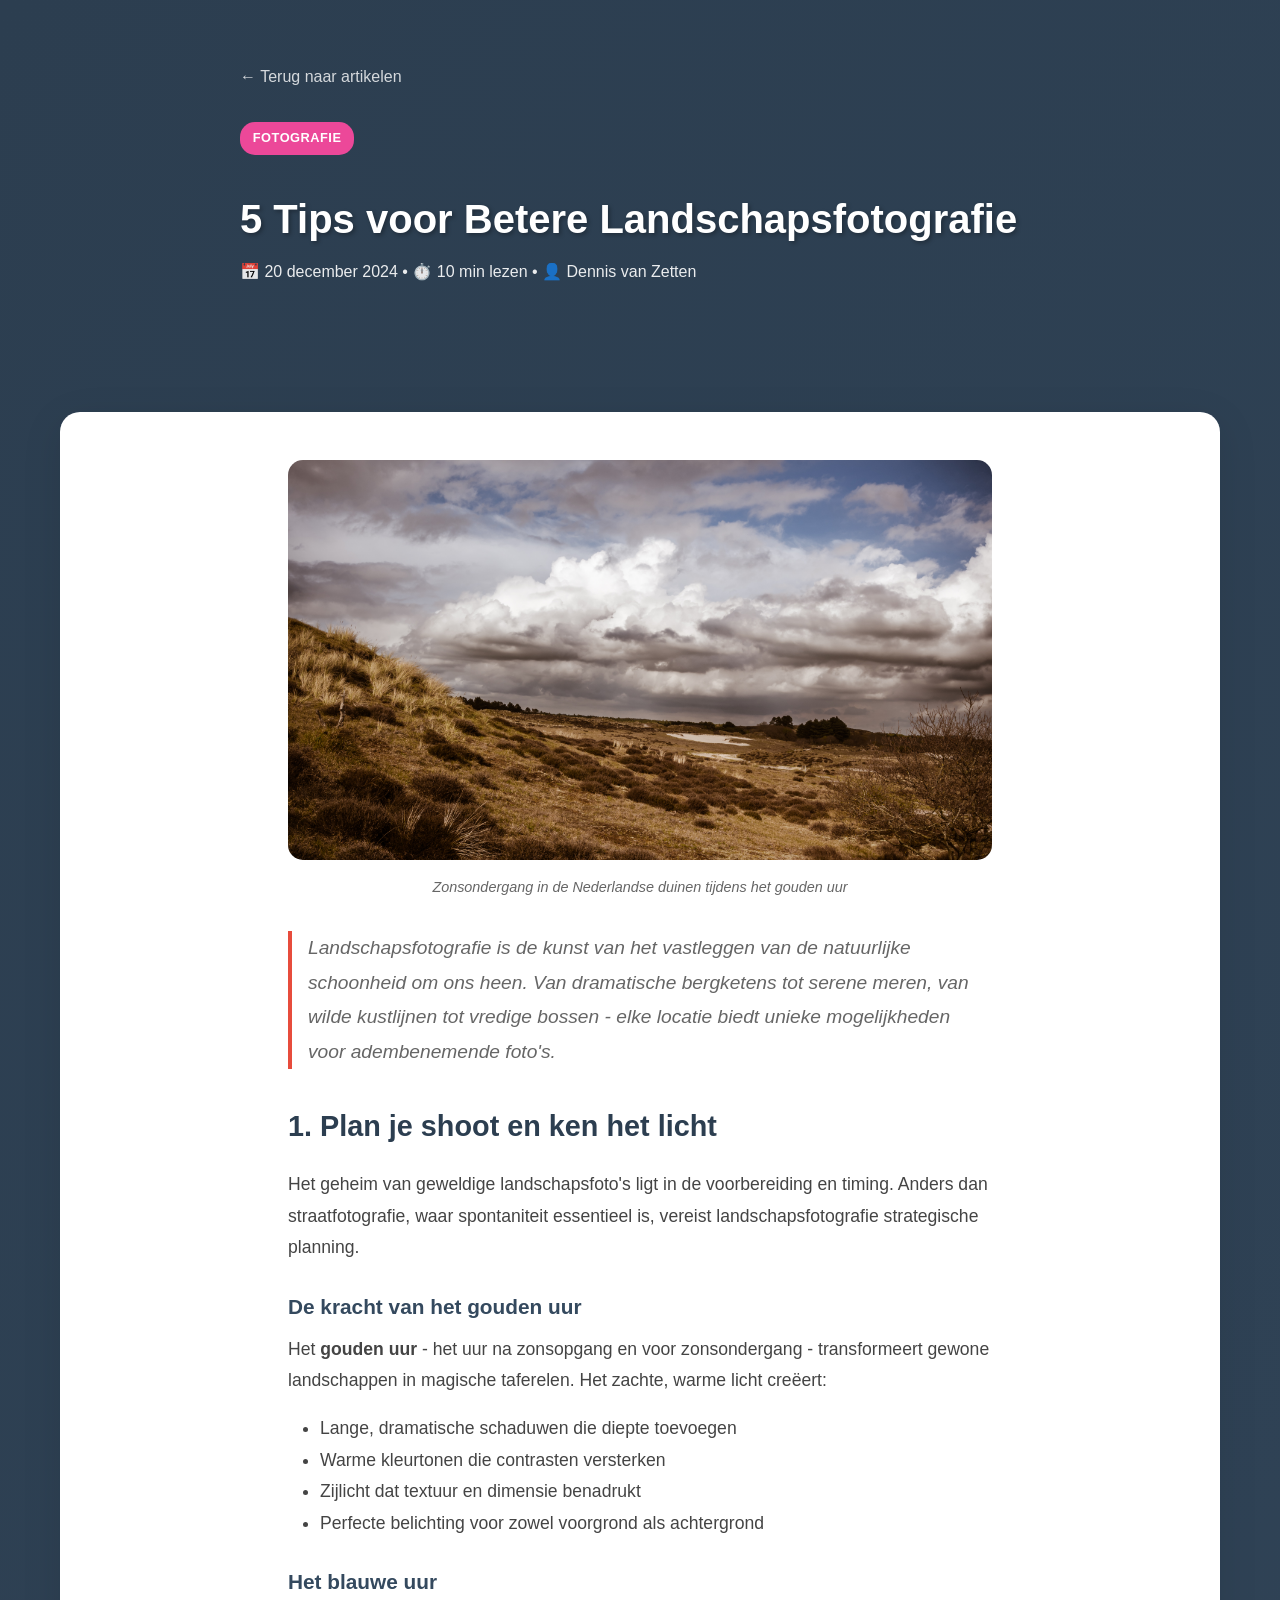
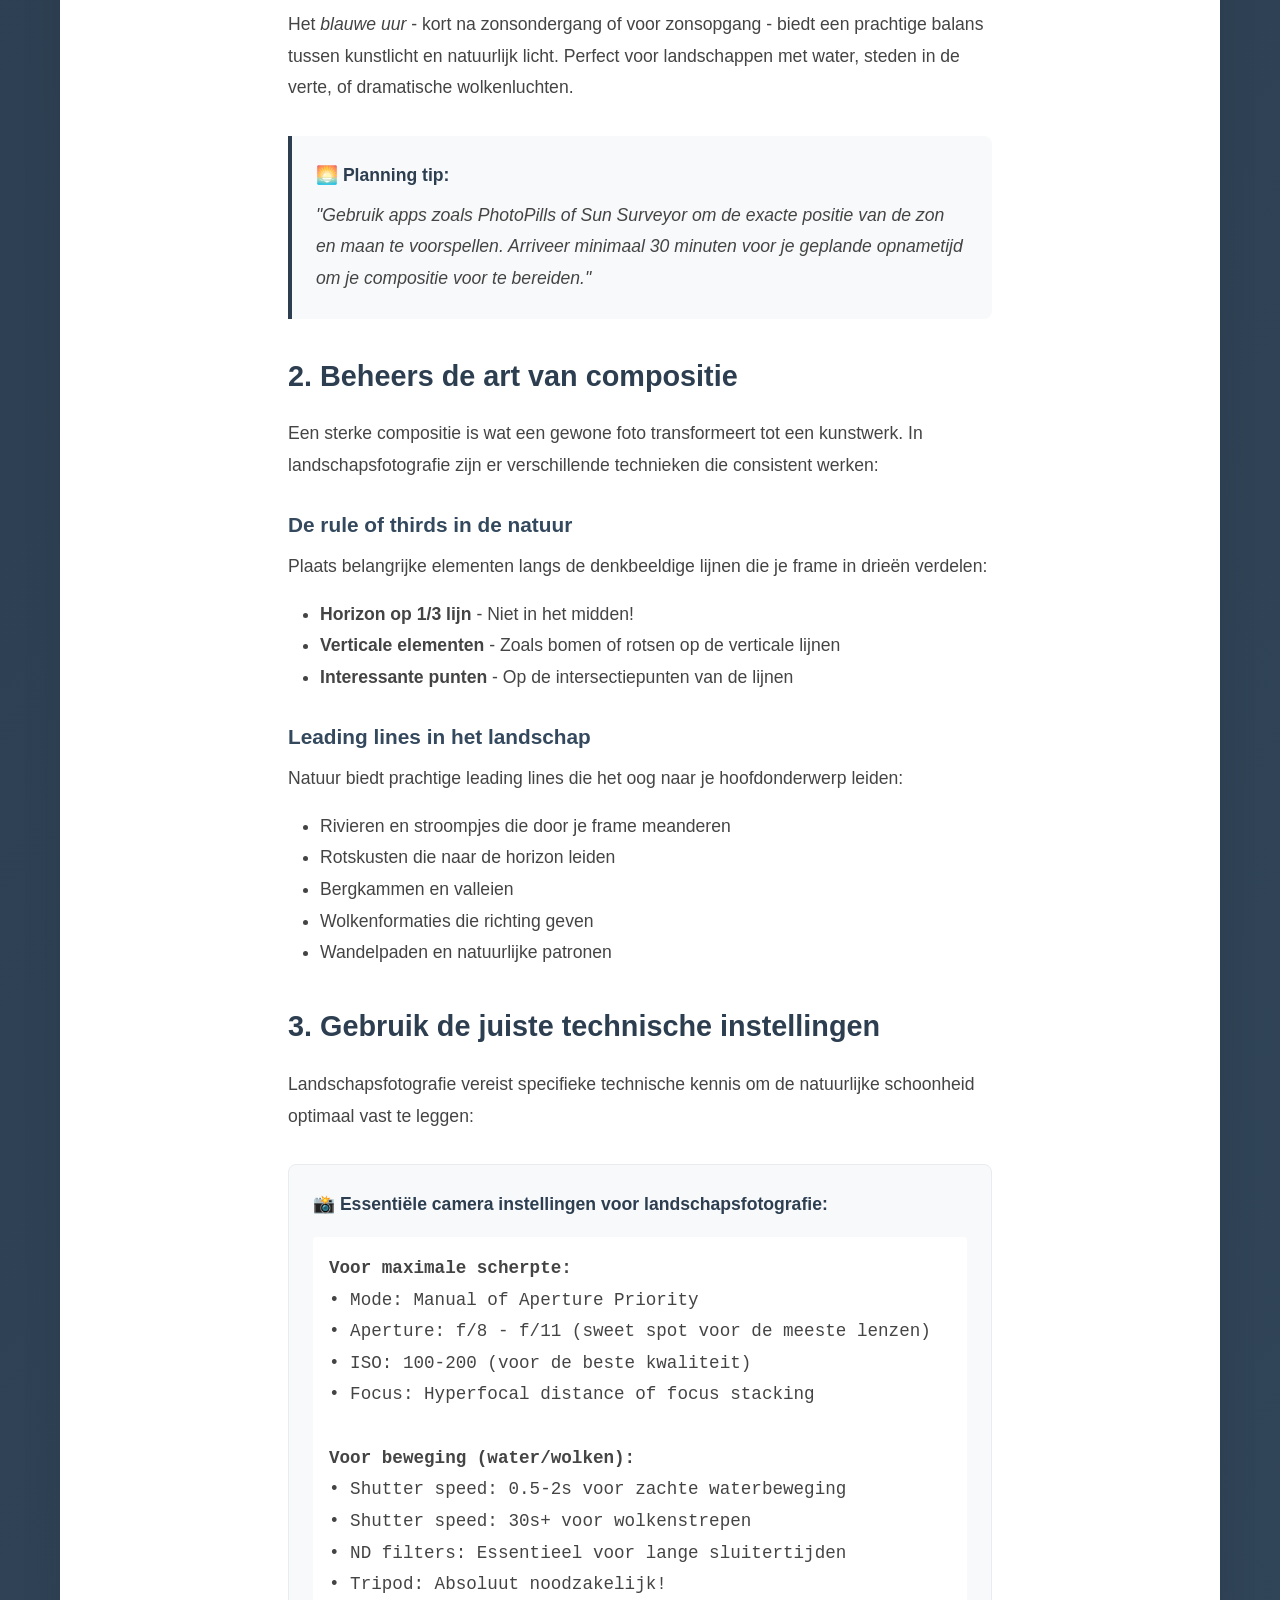
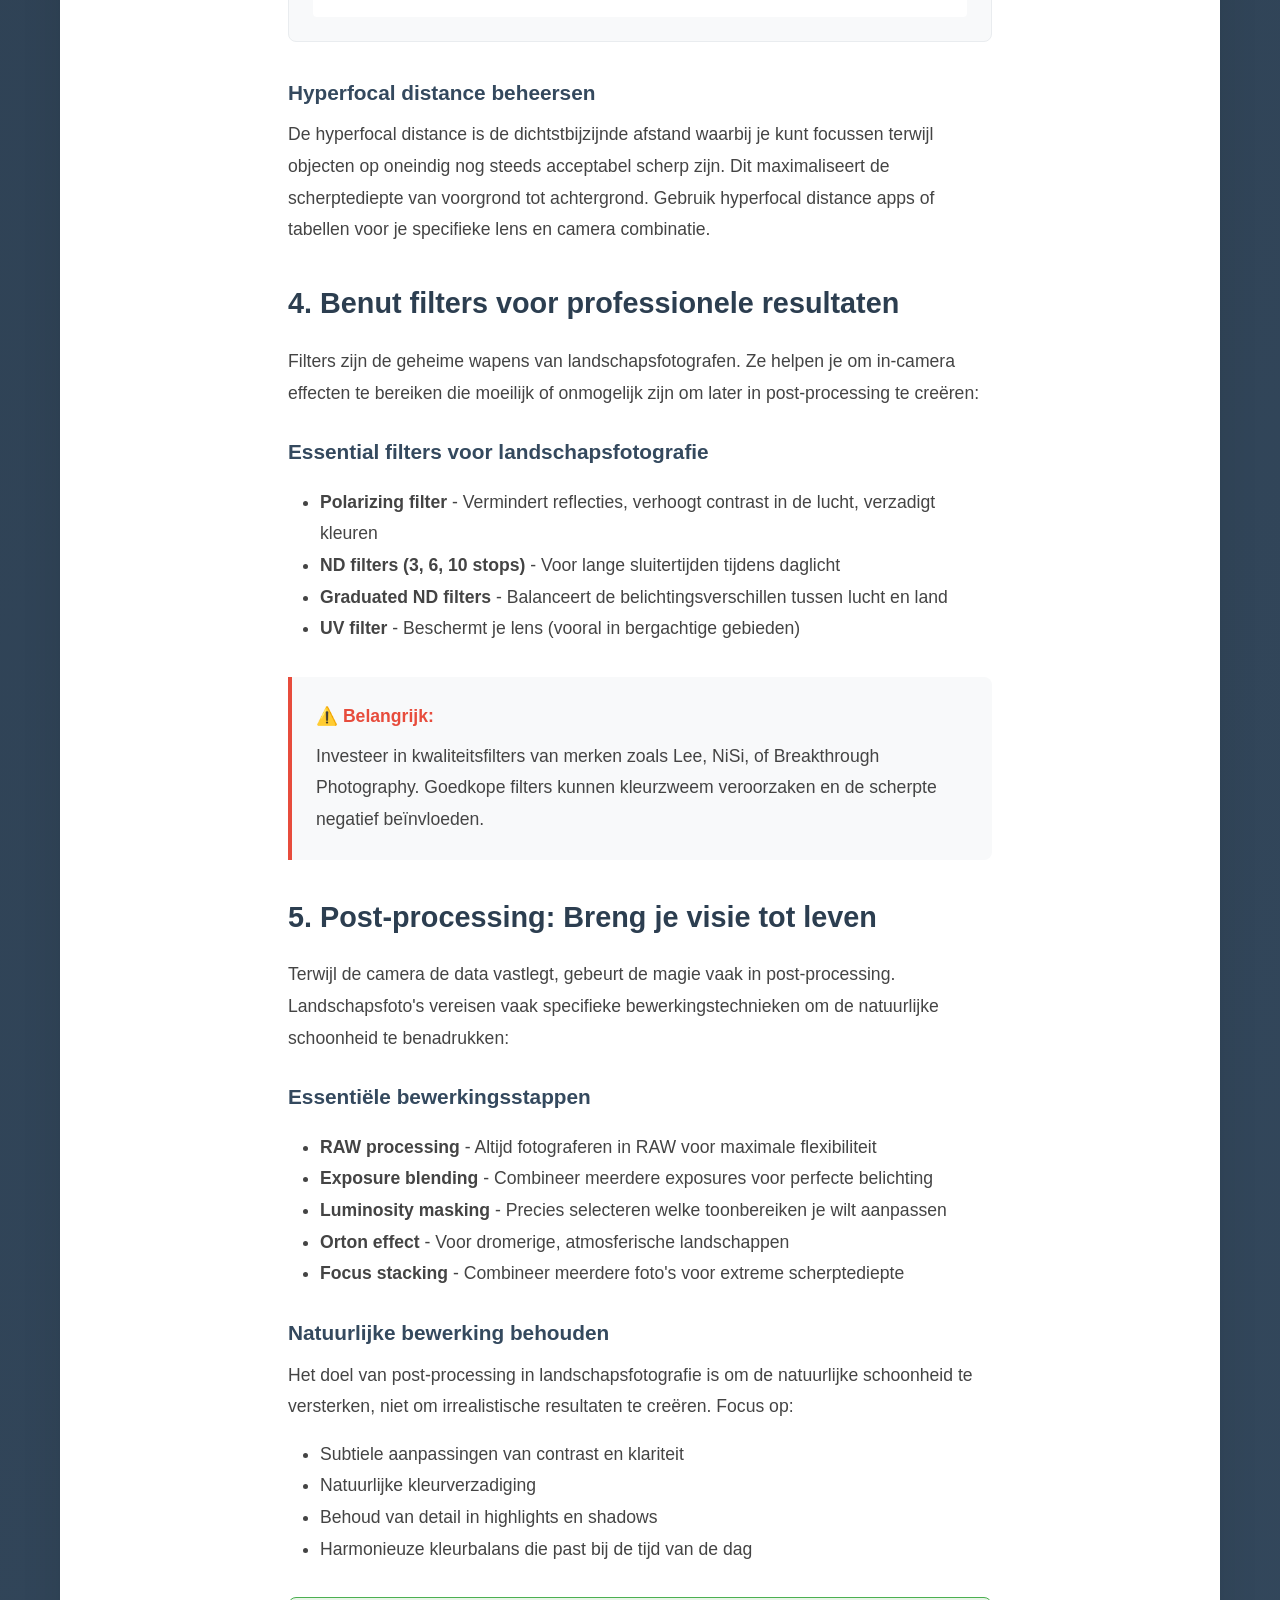
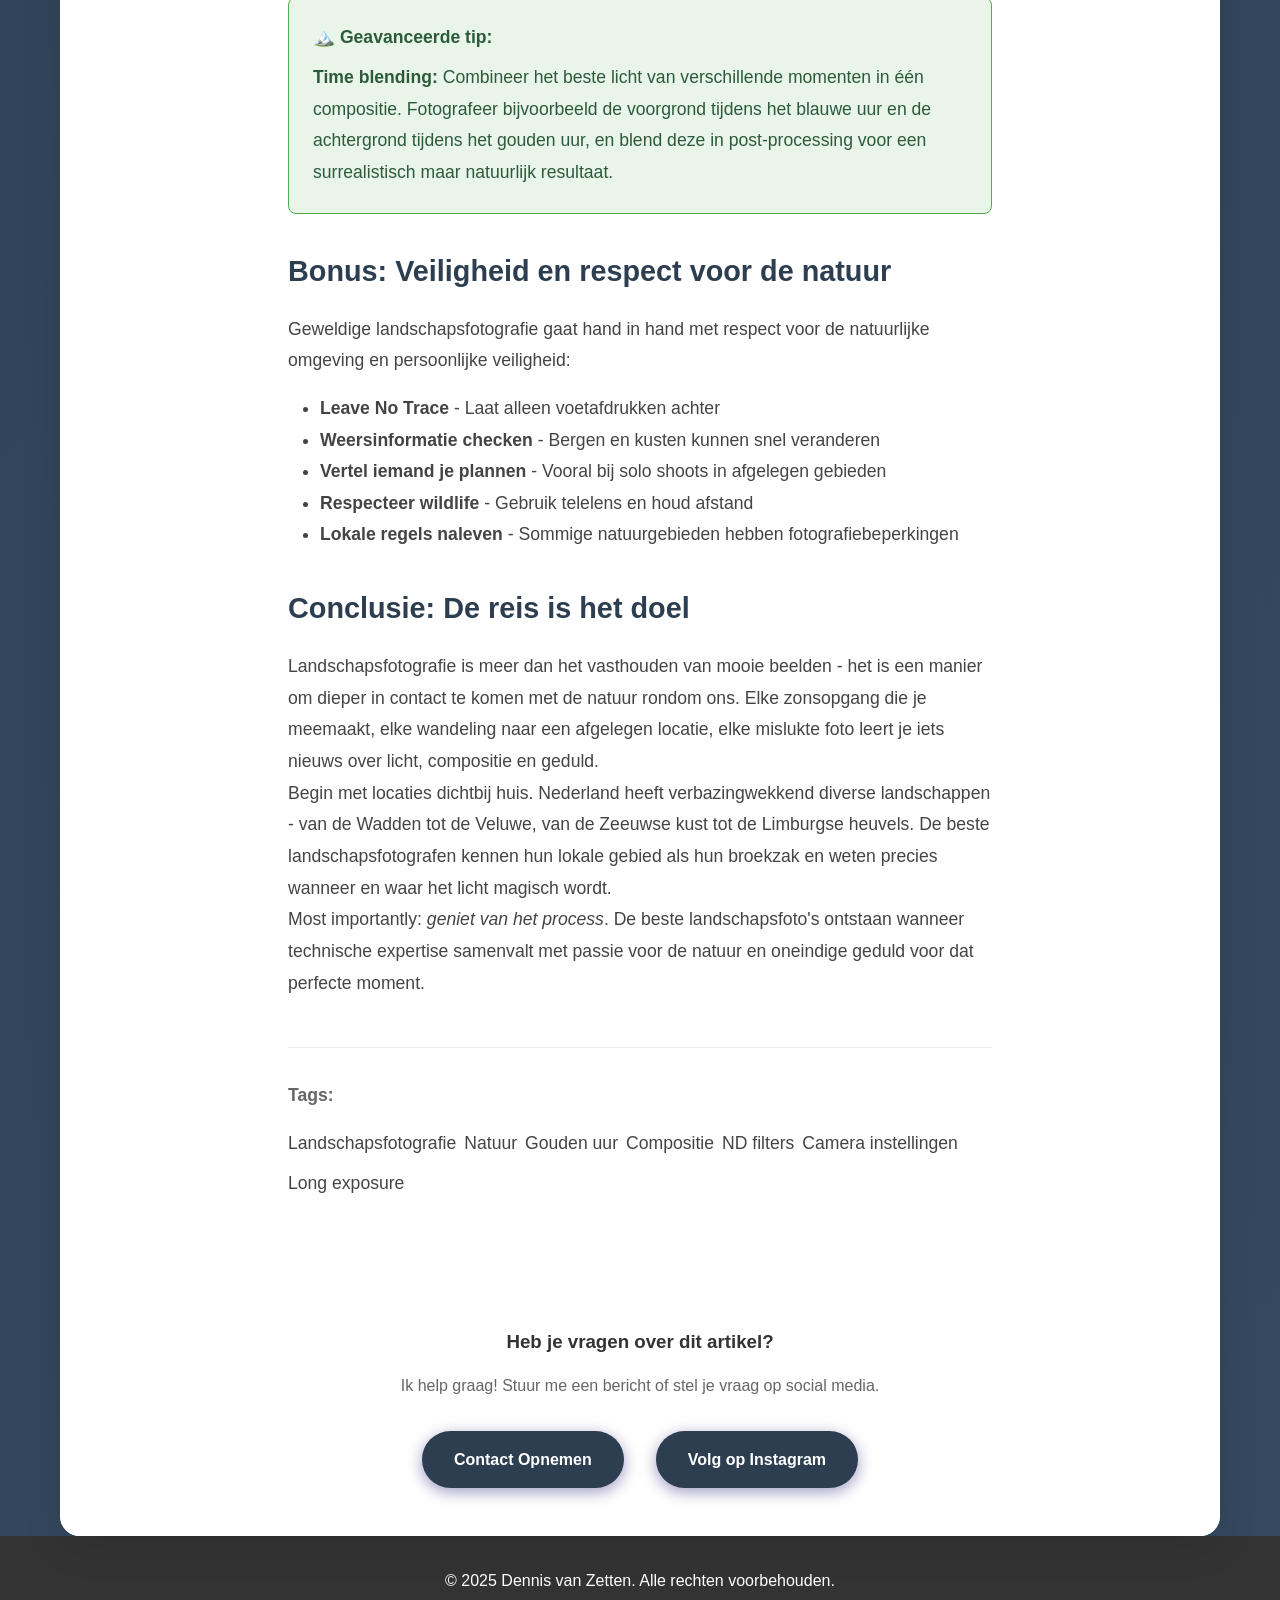
<file: artikelen/landschapsfotografie-tips.html>
<!DOCTYPE html>
<html lang="nl">
  <head>
    <meta charset="UTF-8" />
    <meta name="viewport" content="width=device-width, initial-scale=1.0" />
    <link rel="icon" type="image/x-icon" href="../images/favicon/favicon.ico" />
    <link
      rel="icon"
      type="image/png"
      sizes="32x32"
      href="../images//favicon/favicon-32x32.png"
    />
    <link
      rel="icon"
      type="image/png"
      sizes="16x16"
      href="../images//favicon/favicon-16x16.png"
    />
    <link
      rel="apple-touch-icon"
      sizes="180x180"
      href="../images/favicon/apple-touch-icon.png"
    />
    <title>5 Tips voor Betere Landschapsfotografie - Dennis van Zetten</title>
    <meta
      name="description"
      content="Ontdek hoe je adembenemende landschapsfoto's kunt maken met deze essentiële tips voor betere compositie, licht en techniek."
    />
    <link rel="stylesheet" href="../styles.css" />
  </head>
  <body>
    <section class="hero-about">
      <div class="container">
        <div style="text-align: left; max-width: 800px; margin: 0 auto">
          <nav class="breadcrumb" style="margin-bottom: 1rem">
            <a
              href="../artikelen.html"
              style="color: rgba(255, 255, 255, 0.8); text-decoration: none"
              >← Terug naar artikelen</a
            >
          </nav>
          <div style="margin-bottom: 1rem">
            <span
              class="article-category fotografie"
              style="display: inline-block; margin-bottom: 1rem"
              >Fotografie</span
            >
          </div>
          <h1 style="font-size: 2.5rem; margin-bottom: 0.5rem">
            5 Tips voor Betere Landschapsfotografie
          </h1>
          <div style="color: rgba(255, 255, 255, 0.9); margin-bottom: 1rem">
            <span>📅 20 december 2024</span> • <span>⏱️ 10 min lezen</span> •
            <span>👤 Dennis van Zetten</span>
          </div>
        </div>
      </div>
    </section>

    <main class="container">
      <div class="about-content">
        <!-- Article Content -->
        <article class="article-full">
          <div
            class="container"
            style="padding: 3rem; max-width: 800px; margin: 0 auto"
          >
            <!-- Featured Image -->
            <div class="article-featured-image" style="margin-bottom: 2rem">
              <img
                src="../images/artikelen/5-tips.jpg"
                alt="Panoramisch landschap tijdens gouden uur"
                style="
                  width: 100%;
                  height: 400px;
                  object-fit: cover;
                  border-radius: 15px;
                "
              />
              <p
                style="
                  text-align: center;
                  color: #666;
                  font-size: 0.9rem;
                  margin-top: 0.5rem;
                  font-style: italic;
                "
              >
                Zonsondergang in de Nederlandse duinen tijdens het gouden uur
              </p>
            </div>

            <!-- Article Body -->
            <div
              class="article-body"
              style="font-size: 1.1rem; line-height: 1.8; color: #444"
            >
              <p
                style="
                  font-size: 1.2rem;
                  color: #666;
                  font-style: italic;
                  margin-bottom: 2rem;
                  padding-left: 1rem;
                  border-left: 4px solid #e74c3c;
                "
              >
                Landschapsfotografie is de kunst van het vastleggen van de
                natuurlijke schoonheid om ons heen. Van dramatische bergketens
                tot serene meren, van wilde kustlijnen tot vredige bossen - elke
                locatie biedt unieke mogelijkheden voor adembenemende foto's.
              </p>

              <h2
                style="color: #2c3e50; margin: 2rem 0 1rem 0; font-size: 1.8rem"
              >
                1. Plan je shoot en ken het licht
              </h2>
              <p>
                Het geheim van geweldige landschapsfoto's ligt in de
                voorbereiding en timing. Anders dan straatfotografie, waar
                spontaniteit essentieel is, vereist landschapsfotografie
                strategische planning.
              </p>

              <h3
                style="
                  color: #34495e;
                  margin: 1.5rem 0 0.5rem 0;
                  font-size: 1.3rem;
                "
              >
                De kracht van het gouden uur
              </h3>
              <p>
                Het <strong>gouden uur</strong> - het uur na zonsopgang en voor
                zonsondergang - transformeert gewone landschappen in magische
                taferelen. Het zachte, warme licht creëert:
              </p>
              <ul style="margin: 1rem 0; padding-left: 2rem">
                <li>Lange, dramatische schaduwen die diepte toevoegen</li>
                <li>Warme kleurtonen die contrasten versterken</li>
                <li>Zijlicht dat textuur en dimensie benadrukt</li>
                <li>
                  Perfecte belichting voor zowel voorgrond als achtergrond
                </li>
              </ul>

              <h3
                style="
                  color: #34495e;
                  margin: 1.5rem 0 0.5rem 0;
                  font-size: 1.3rem;
                "
              >
                Het blauwe uur
              </h3>
              <p>
                Het <em>blauwe uur</em> - kort na zonsondergang of voor
                zonsopgang - biedt een prachtige balans tussen kunstlicht en
                natuurlijk licht. Perfect voor landschappen met water, steden in
                de verte, of dramatische wolkenluchten.
              </p>

              <!-- Quote/Tip Box -->
              <div
                style="
                  background: #f8f9fa;
                  border-left: 4px solid #2c3e50;
                  padding: 1.5rem;
                  margin: 2rem 0;
                  border-radius: 0 8px 8px 0;
                "
              >
                <h4 style="color: #2c3e50; margin-bottom: 0.5rem">
                  🌅 Planning tip:
                </h4>
                <p style="margin: 0; font-style: italic">
                  "Gebruik apps zoals PhotoPills of Sun Surveyor om de exacte
                  positie van de zon en maan te voorspellen. Arriveer minimaal
                  30 minuten voor je geplande opnametijd om je compositie voor
                  te bereiden."
                </p>
              </div>

              <h2
                style="color: #2c3e50; margin: 2rem 0 1rem 0; font-size: 1.8rem"
              >
                2. Beheers de art van compositie
              </h2>
              <p>
                Een sterke compositie is wat een gewone foto transformeert tot
                een kunstwerk. In landschapsfotografie zijn er verschillende
                technieken die consistent werken:
              </p>

              <h3
                style="
                  color: #34495e;
                  margin: 1.5rem 0 0.5rem 0;
                  font-size: 1.3rem;
                "
              >
                De rule of thirds in de natuur
              </h3>
              <p>
                Plaats belangrijke elementen langs de denkbeeldige lijnen die je
                frame in drieën verdelen:
              </p>
              <ul style="margin: 1rem 0; padding-left: 2rem">
                <li>
                  <strong>Horizon op 1/3 lijn</strong> - Niet in het midden!
                </li>
                <li>
                  <strong>Verticale elementen</strong> - Zoals bomen of rotsen
                  op de verticale lijnen
                </li>
                <li>
                  <strong>Interessante punten</strong> - Op de intersectiepunten
                  van de lijnen
                </li>
              </ul>

              <h3
                style="
                  color: #34495e;
                  margin: 1.5rem 0 0.5rem 0;
                  font-size: 1.3rem;
                "
              >
                Leading lines in het landschap
              </h3>
              <p>
                Natuur biedt prachtige leading lines die het oog naar je
                hoofdonderwerp leiden:
              </p>
              <ul style="margin: 1rem 0; padding-left: 2rem">
                <li>Rivieren en stroompjes die door je frame meanderen</li>
                <li>Rotskusten die naar de horizon leiden</li>
                <li>Bergkammen en valleien</li>
                <li>Wolkenformaties die richting geven</li>
                <li>Wandelpaden en natuurlijke patronen</li>
              </ul>

              <h2
                style="color: #2c3e50; margin: 2rem 0 1rem 0; font-size: 1.8rem"
              >
                3. Gebruik de juiste technische instellingen
              </h2>
              <p>
                Landschapsfotografie vereist specifieke technische kennis om de
                natuurlijke schoonheid optimaal vast te leggen:
              </p>

              <!-- Code/Settings Example -->
              <div
                style="
                  background: #f8f9fa;
                  border: 1px solid #e9ecef;
                  border-radius: 8px;
                  padding: 1.5rem;
                  margin: 2rem 0;
                "
              >
                <h4 style="color: #2c3e50; margin-bottom: 1rem">
                  📸 Essentiële camera instellingen voor landschapsfotografie:
                </h4>
                <div
                  style="
                    font-family: 'Courier New', monospace;
                    background: white;
                    padding: 1rem;
                    border-radius: 4px;
                  "
                >
                  <strong>Voor maximale scherpte:</strong><br />
                  • Mode: Manual of Aperture Priority<br />
                  • Aperture: f/8 - f/11 (sweet spot voor de meeste lenzen)<br />
                  • ISO: 100-200 (voor de beste kwaliteit)<br />
                  • Focus: Hyperfocal distance of focus stacking<br /><br />

                  <strong>Voor beweging (water/wolken):</strong><br />
                  • Shutter speed: 0.5-2s voor zachte waterbeweging<br />
                  • Shutter speed: 30s+ voor wolkenstrepen<br />
                  • ND filters: Essentieel voor lange sluitertijden<br />
                  • Tripod: Absoluut noodzakelijk!
                </div>
              </div>

              <h3
                style="
                  color: #34495e;
                  margin: 1.5rem 0 0.5rem 0;
                  font-size: 1.3rem;
                "
              >
                Hyperfocal distance beheersen
              </h3>
              <p>
                De hyperfocal distance is de dichtstbijzijnde afstand waarbij je
                kunt focussen terwijl objecten op oneindig nog steeds acceptabel
                scherp zijn. Dit maximaliseert de scherptediepte van voorgrond
                tot achtergrond. Gebruik hyperfocal distance apps of tabellen
                voor je specifieke lens en camera combinatie.
              </p>

              <h2
                style="color: #2c3e50; margin: 2rem 0 1rem 0; font-size: 1.8rem"
              >
                4. Benut filters voor professionele resultaten
              </h2>
              <p>
                Filters zijn de geheime wapens van landschapsfotografen. Ze
                helpen je om in-camera effecten te bereiken die moeilijk of
                onmogelijk zijn om later in post-processing te creëren:
              </p>

              <h3
                style="
                  color: #34495e;
                  margin: 1.5rem 0 0.5rem 0;
                  font-size: 1.3rem;
                "
              >
                Essential filters voor landschapsfotografie
              </h3>
              <ul style="margin: 1rem 0; padding-left: 2rem">
                <li>
                  <strong>Polarizing filter</strong> - Vermindert reflecties,
                  verhoogt contrast in de lucht, verzadigt kleuren
                </li>
                <li>
                  <strong>ND filters (3, 6, 10 stops)</strong> - Voor lange
                  sluitertijden tijdens daglicht
                </li>
                <li>
                  <strong>Graduated ND filters</strong> - Balanceert de
                  belichtingsverschillen tussen lucht en land
                </li>
                <li>
                  <strong>UV filter</strong> - Beschermt je lens (vooral in
                  bergachtige gebieden)
                </li>
              </ul>

              <div
                style="
                  background: #f8f9fa;
                  border-left: 4px solid #e74c3c;
                  padding: 1.5rem;
                  margin: 2rem 0;
                  border-radius: 0 8px 8px 0;
                "
              >
                <h4 style="color: #e74c3c; margin-bottom: 0.5rem">
                  ⚠️ Belangrijk:
                </h4>
                <p style="margin: 0">
                  Investeer in kwaliteitsfilters van merken zoals Lee, NiSi, of
                  Breakthrough Photography. Goedkope filters kunnen kleurzweem
                  veroorzaken en de scherpte negatief beïnvloeden.
                </p>
              </div>

              <h2
                style="color: #2c3e50; margin: 2rem 0 1rem 0; font-size: 1.8rem"
              >
                5. Post-processing: Breng je visie tot leven
              </h2>
              <p>
                Terwijl de camera de data vastlegt, gebeurt de magie vaak in
                post-processing. Landschapsfoto's vereisen vaak specifieke
                bewerkingstechnieken om de natuurlijke schoonheid te
                benadrukken:
              </p>

              <h3
                style="
                  color: #34495e;
                  margin: 1.5rem 0 0.5rem 0;
                  font-size: 1.3rem;
                "
              >
                Essentiële bewerkingsstappen
              </h3>
              <ul style="margin: 1rem 0; padding-left: 2rem">
                <li>
                  <strong>RAW processing</strong> - Altijd fotograferen in RAW
                  voor maximale flexibiliteit
                </li>
                <li>
                  <strong>Exposure blending</strong> - Combineer meerdere
                  exposures voor perfecte belichting
                </li>
                <li>
                  <strong>Luminosity masking</strong> - Precies selecteren welke
                  toonbereiken je wilt aanpassen
                </li>
                <li>
                  <strong>Orton effect</strong> - Voor dromerige, atmosferische
                  landschappen
                </li>
                <li>
                  <strong>Focus stacking</strong> - Combineer meerdere foto's
                  voor extreme scherptediepte
                </li>
              </ul>

              <h3
                style="
                  color: #34495e;
                  margin: 1.5rem 0 0.5rem 0;
                  font-size: 1.3rem;
                "
              >
                Natuurlijke bewerking behouden
              </h3>
              <p>
                Het doel van post-processing in landschapsfotografie is om de
                natuurlijke schoonheid te versterken, niet om irrealistische
                resultaten te creëren. Focus op:
              </p>
              <ul style="margin: 1rem 0; padding-left: 2rem">
                <li>Subtiele aanpassingen van contrast en klariteit</li>
                <li>Natuurlijke kleurverzadiging</li>
                <li>Behoud van detail in highlights en shadows</li>
                <li>Harmonieuze kleurbalans die past bij de tijd van de dag</li>
              </ul>

              <!-- Advanced tip box -->
              <div
                style="
                  background: #e8f5e8;
                  border: 1px solid #4caf50;
                  border-radius: 8px;
                  padding: 1.5rem;
                  margin: 2rem 0;
                "
              >
                <h4 style="color: #2d5a3d; margin-bottom: 0.5rem">
                  🏔️ Geavanceerde tip:
                </h4>
                <p style="margin: 0; color: #2d5a3d">
                  <strong>Time blending:</strong> Combineer het beste licht van
                  verschillende momenten in één compositie. Fotografeer
                  bijvoorbeeld de voorgrond tijdens het blauwe uur en de
                  achtergrond tijdens het gouden uur, en blend deze in
                  post-processing voor een surrealistisch maar natuurlijk
                  resultaat.
                </p>
              </div>

              <h2
                style="color: #2c3e50; margin: 2rem 0 1rem 0; font-size: 1.8rem"
              >
                Bonus: Veiligheid en respect voor de natuur
              </h2>
              <p>
                Geweldige landschapsfotografie gaat hand in hand met respect
                voor de natuurlijke omgeving en persoonlijke veiligheid:
              </p>
              <ul style="margin: 1rem 0; padding-left: 2rem">
                <li>
                  <strong>Leave No Trace</strong> - Laat alleen voetafdrukken
                  achter
                </li>
                <li>
                  <strong>Weersinformatie checken</strong> - Bergen en kusten
                  kunnen snel veranderen
                </li>
                <li>
                  <strong>Vertel iemand je plannen</strong> - Vooral bij solo
                  shoots in afgelegen gebieden
                </li>
                <li>
                  <strong>Respecteer wildlife</strong> - Gebruik telelens en
                  houd afstand
                </li>
                <li>
                  <strong>Lokale regels naleven</strong> - Sommige
                  natuurgebieden hebben fotografiebeperkingen
                </li>
              </ul>

              <h2
                style="color: #2c3e50; margin: 2rem 0 1rem 0; font-size: 1.8rem"
              >
                Conclusie: De reis is het doel
              </h2>
              <p>
                Landschapsfotografie is meer dan het vasthouden van mooie
                beelden - het is een manier om dieper in contact te komen met de
                natuur rondom ons. Elke zonsopgang die je meemaakt, elke
                wandeling naar een afgelegen locatie, elke mislukte foto leert
                je iets nieuws over licht, compositie en geduld.
              </p>
              <p>
                Begin met locaties dichtbij huis. Nederland heeft
                verbazingwekkend diverse landschappen - van de Wadden tot de
                Veluwe, van de Zeeuwse kust tot de Limburgse heuvels. De beste
                landschapsfotografen kennen hun lokale gebied als hun broekzak
                en weten precies wanneer en waar het licht magisch wordt.
              </p>
              <p>
                Most importantly: <em>geniet van het process</em>. De beste
                landschapsfoto's ontstaan wanneer technische expertise samenvalt
                met passie voor de natuur en oneindige geduld voor dat perfecte
                moment.
              </p>

              <!-- Tags -->
              <div
                style="
                  margin: 3rem 0 2rem 0;
                  padding-top: 2rem;
                  border-top: 1px solid #eee;
                "
              >
                <h4 style="color: #666; margin-bottom: 1rem">Tags:</h4>
                <div style="display: flex; gap: 0.5rem; flex-wrap: wrap">
                  <span class="tag">Landschapsfotografie</span>
                  <span class="tag">Natuur</span>
                  <span class="tag">Gouden uur</span>
                  <span class="tag">Compositie</span>
                  <span class="tag">ND filters</span>
                  <span class="tag">Camera instellingen</span>
                  <span class="tag">Long exposure</span>
                </div>
              </div>
            </div>
          </div>
        </article>

        <!-- Call to Action -->
        <section style="background: white; padding: 3rem 0; text-align: center">
          <div
            class="container"
            style="max-width: 600px; margin: 0 auto; padding: 0 3rem"
          >
            <h3 style="margin-bottom: 1rem; color: #333">
              Heb je vragen over dit artikel?
            </h3>
            <p style="color: #666; margin-bottom: 2rem">
              Ik help graag! Stuur me een bericht of stel je vraag op social
              media.
            </p>
            <div
              style="
                display: flex;
                gap: 1rem;
                justify-content: center;
                flex-wrap: wrap;
              "
            >
              <a href="../contact.html" class="cta-button-article"
                >Contact Opnemen</a
              >
              <a
                href="https://www.instagram.com/dennisvanzetten_photo/"
                target="_blank"
                class="cta-button-article"
                >Volg op Instagram</a
              >
            </div>
          </div>
        </section>
      </div>
    </main>

    <footer>
      <div class="container">
        <p>&copy; 2025 Dennis van Zetten. Alle rechten voorbehouden.</p>
      </div>
    </footer>

    <script>
      // Smooth scrolling voor ankers binnen het artikel
      document.querySelectorAll('a[href^="#"]').forEach((anchor) => {
        anchor.addEventListener("click", function (e) {
          e.preventDefault();
          const target = document.querySelector(this.getAttribute("href"));
          if (target) {
            target.scrollIntoView({
              behavior: "smooth",
              block: "start",
            });
          }
        });
      });
    </script>
  </body>
</html>
</file>
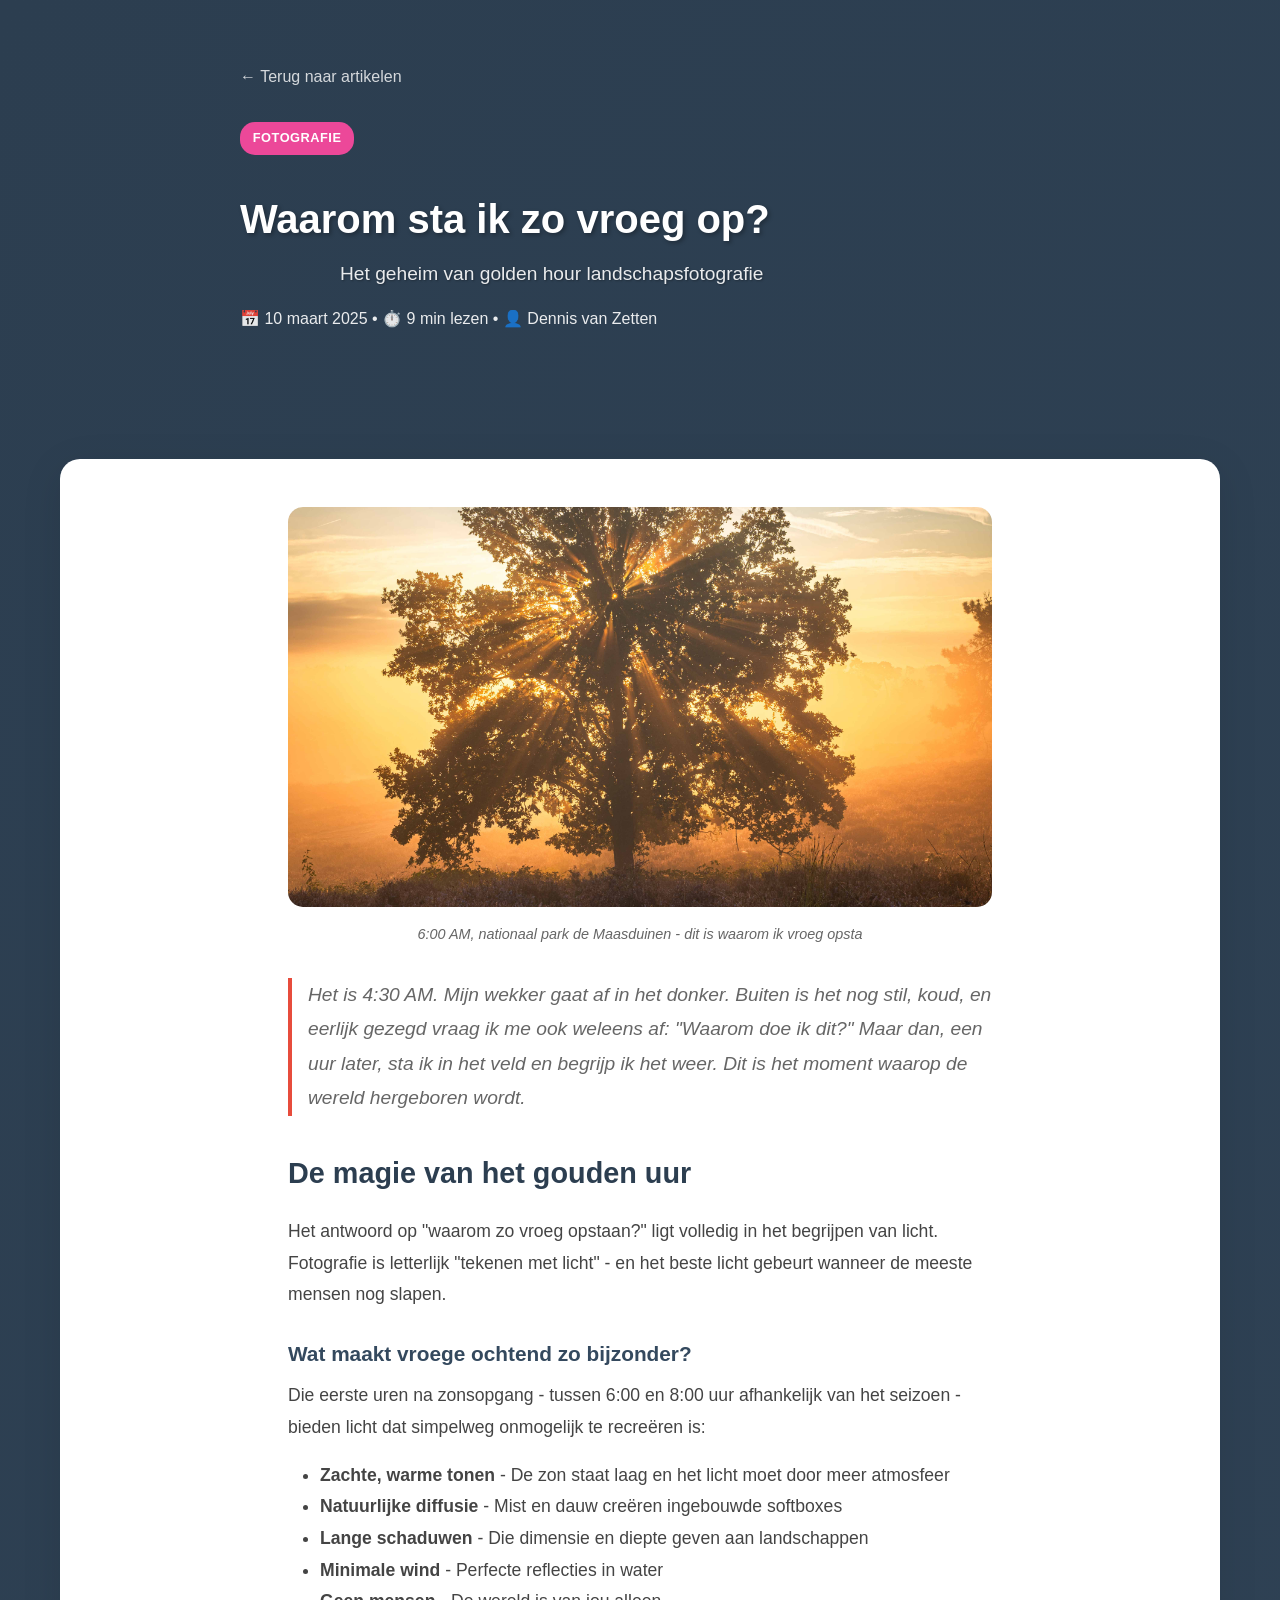
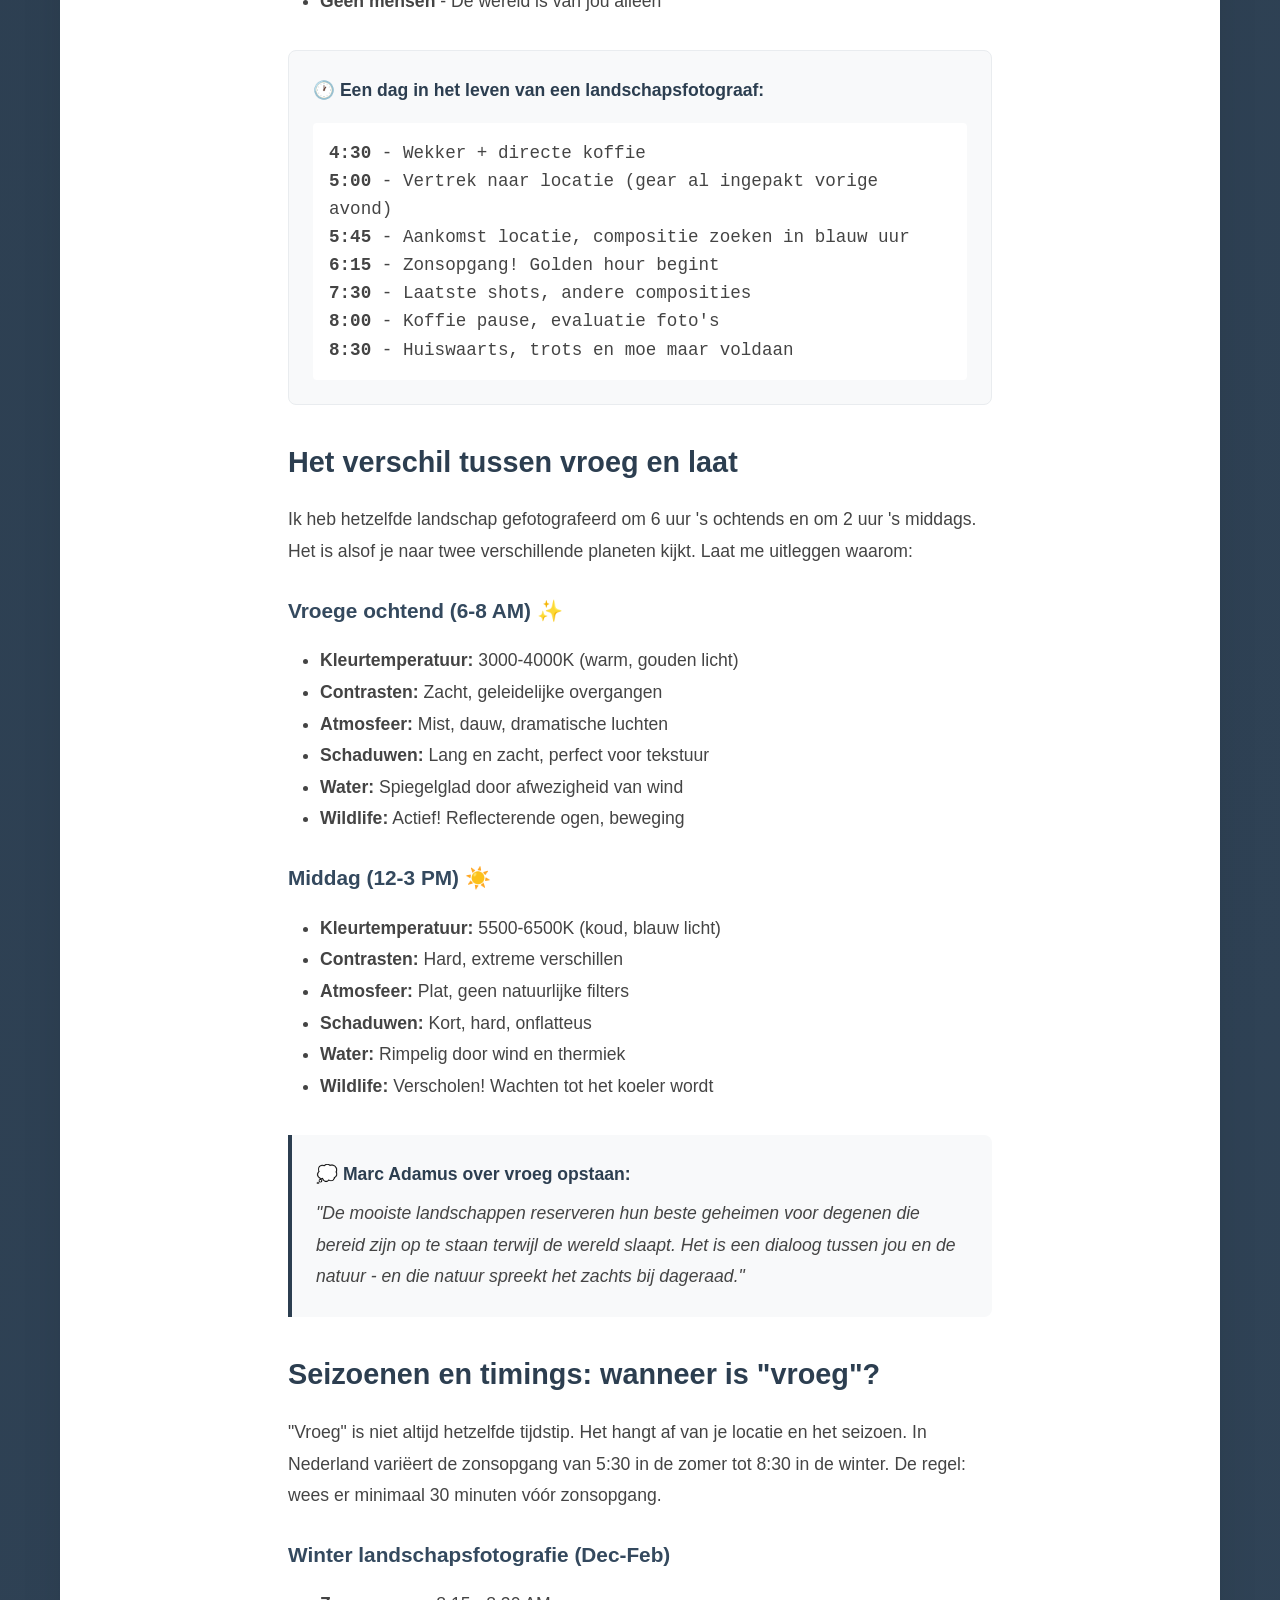
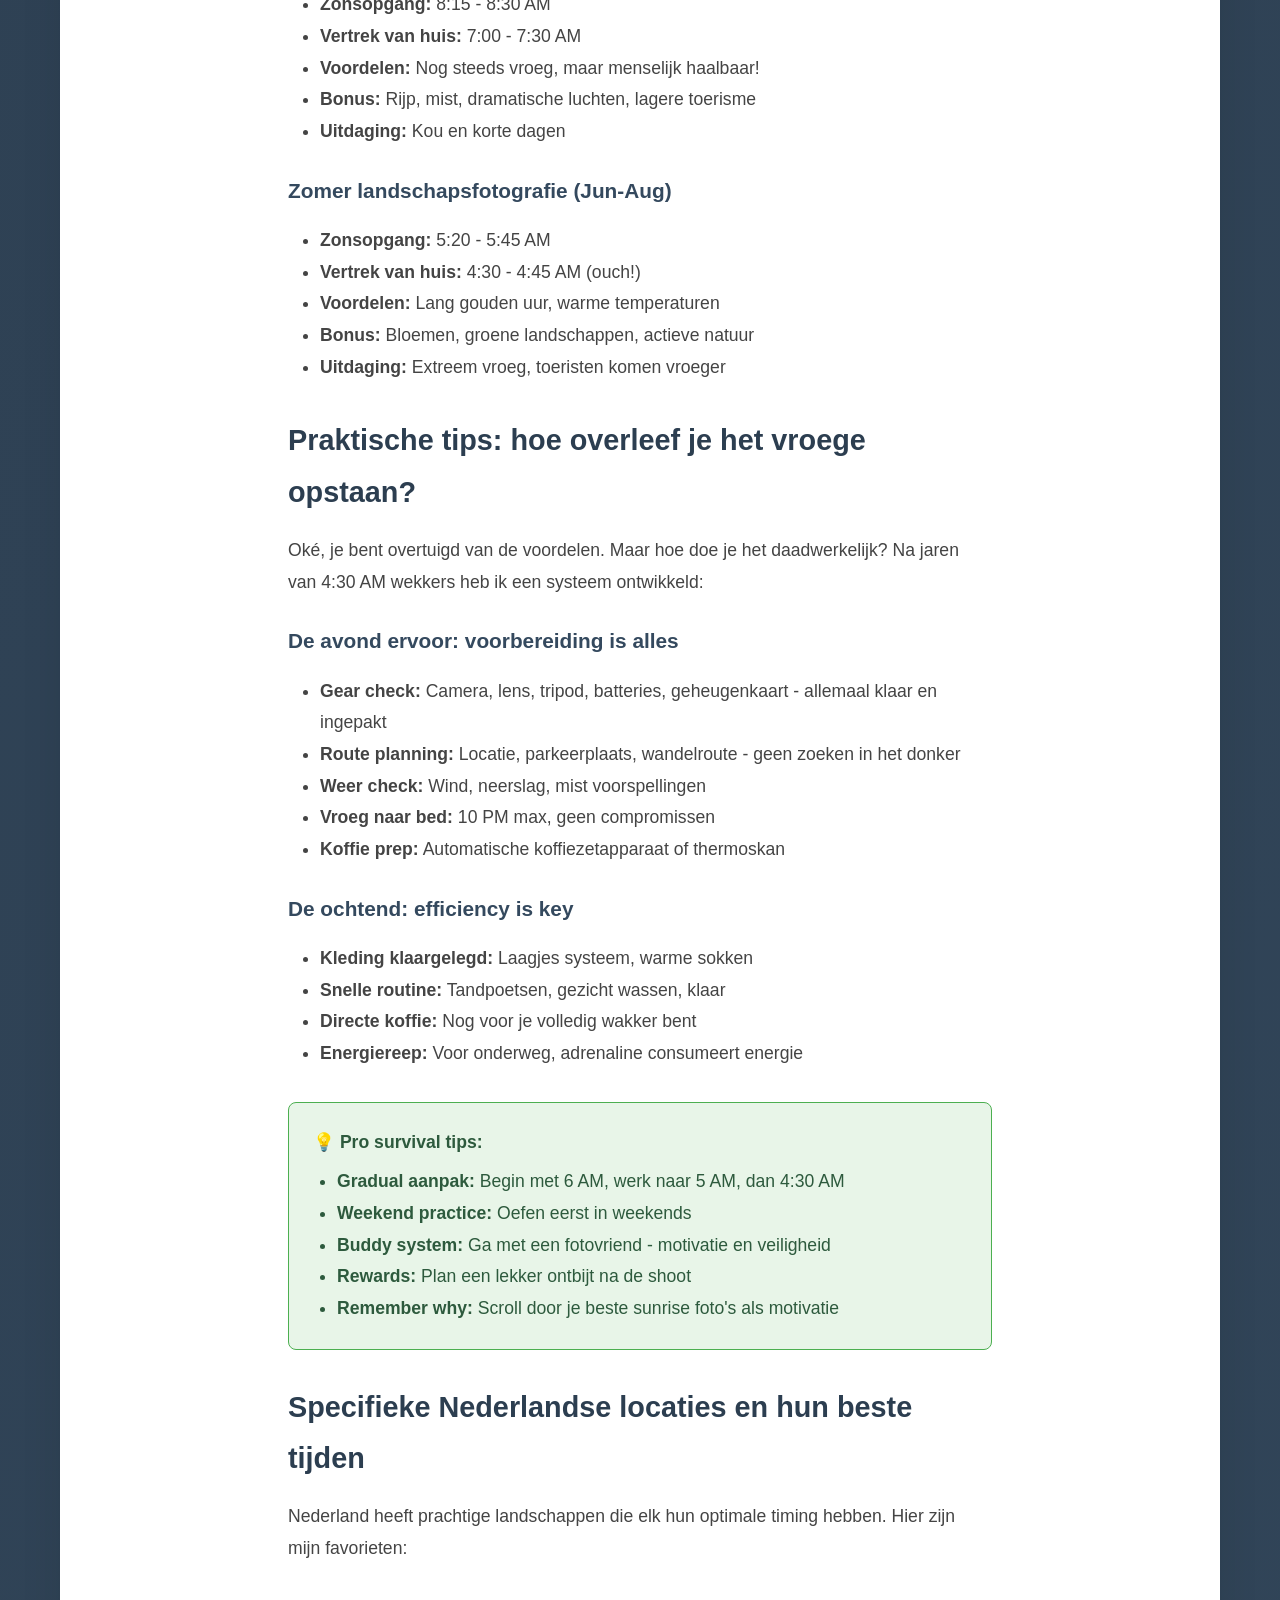
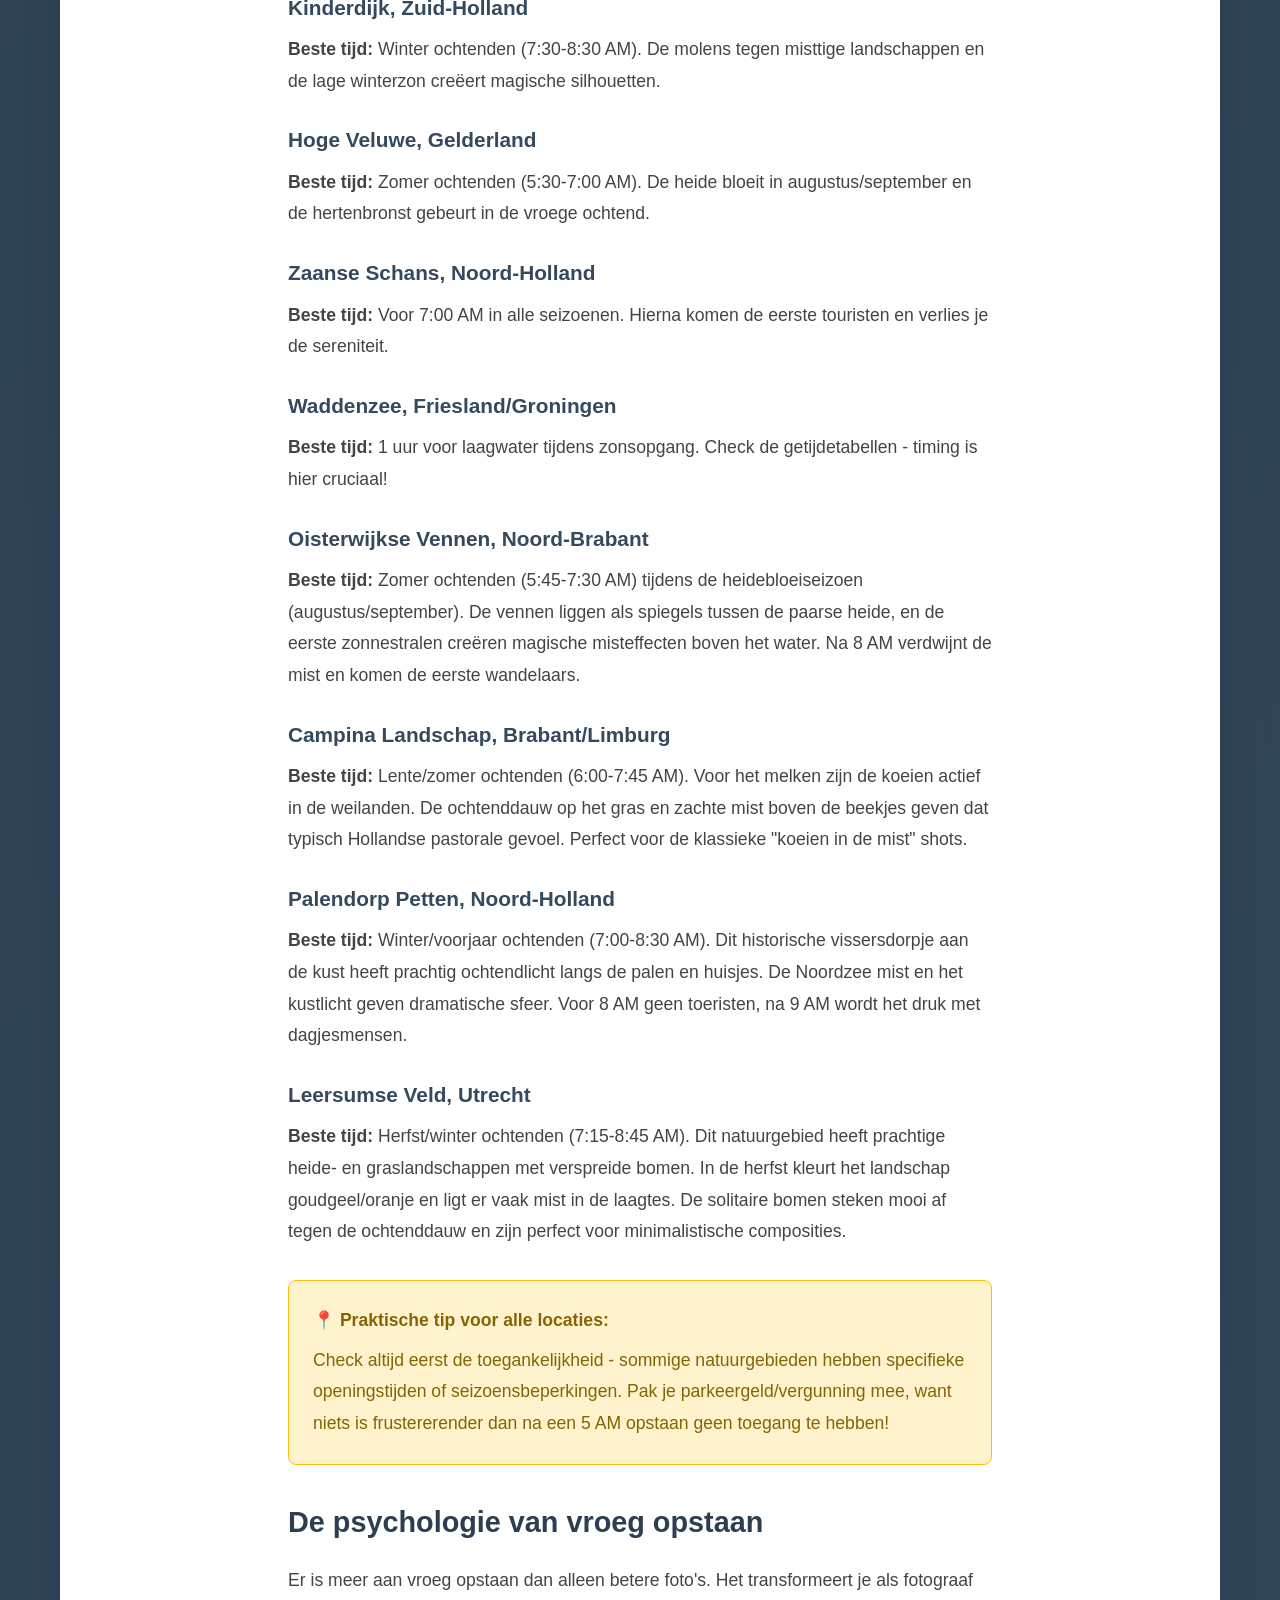
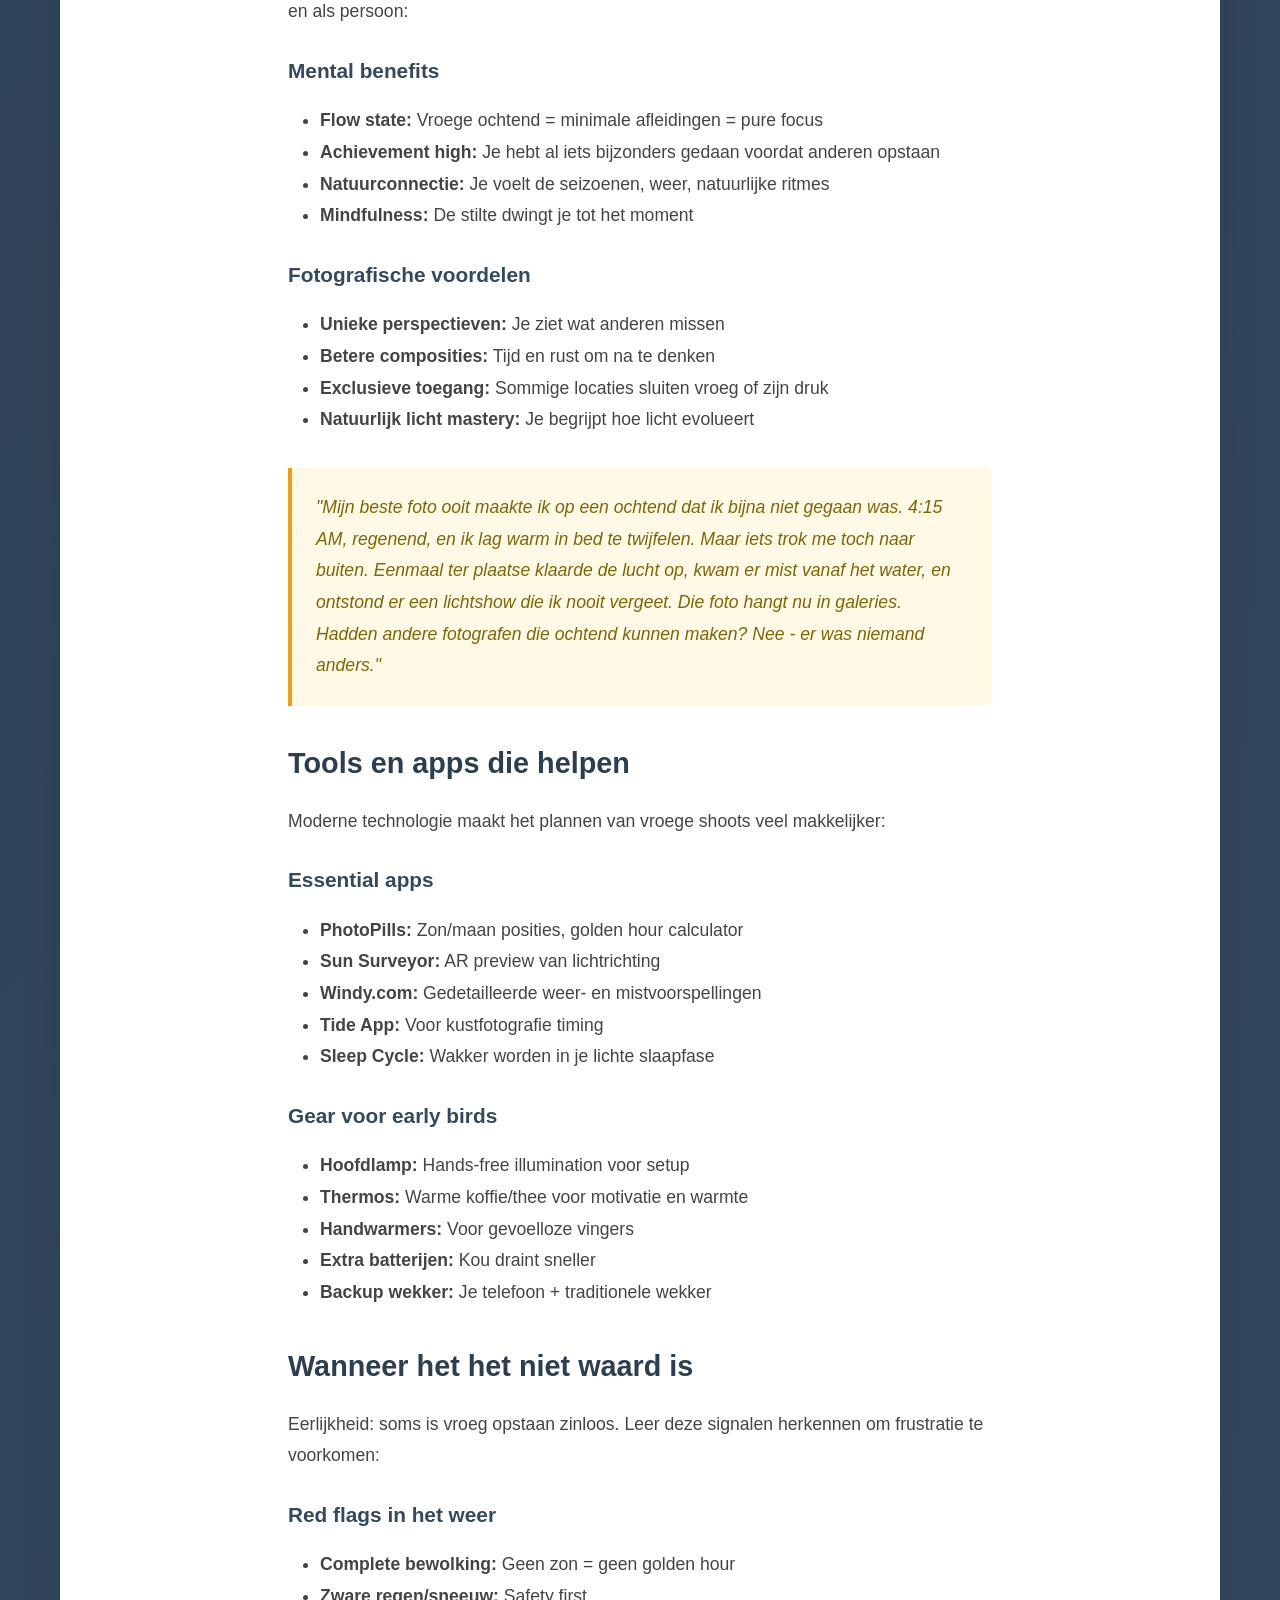
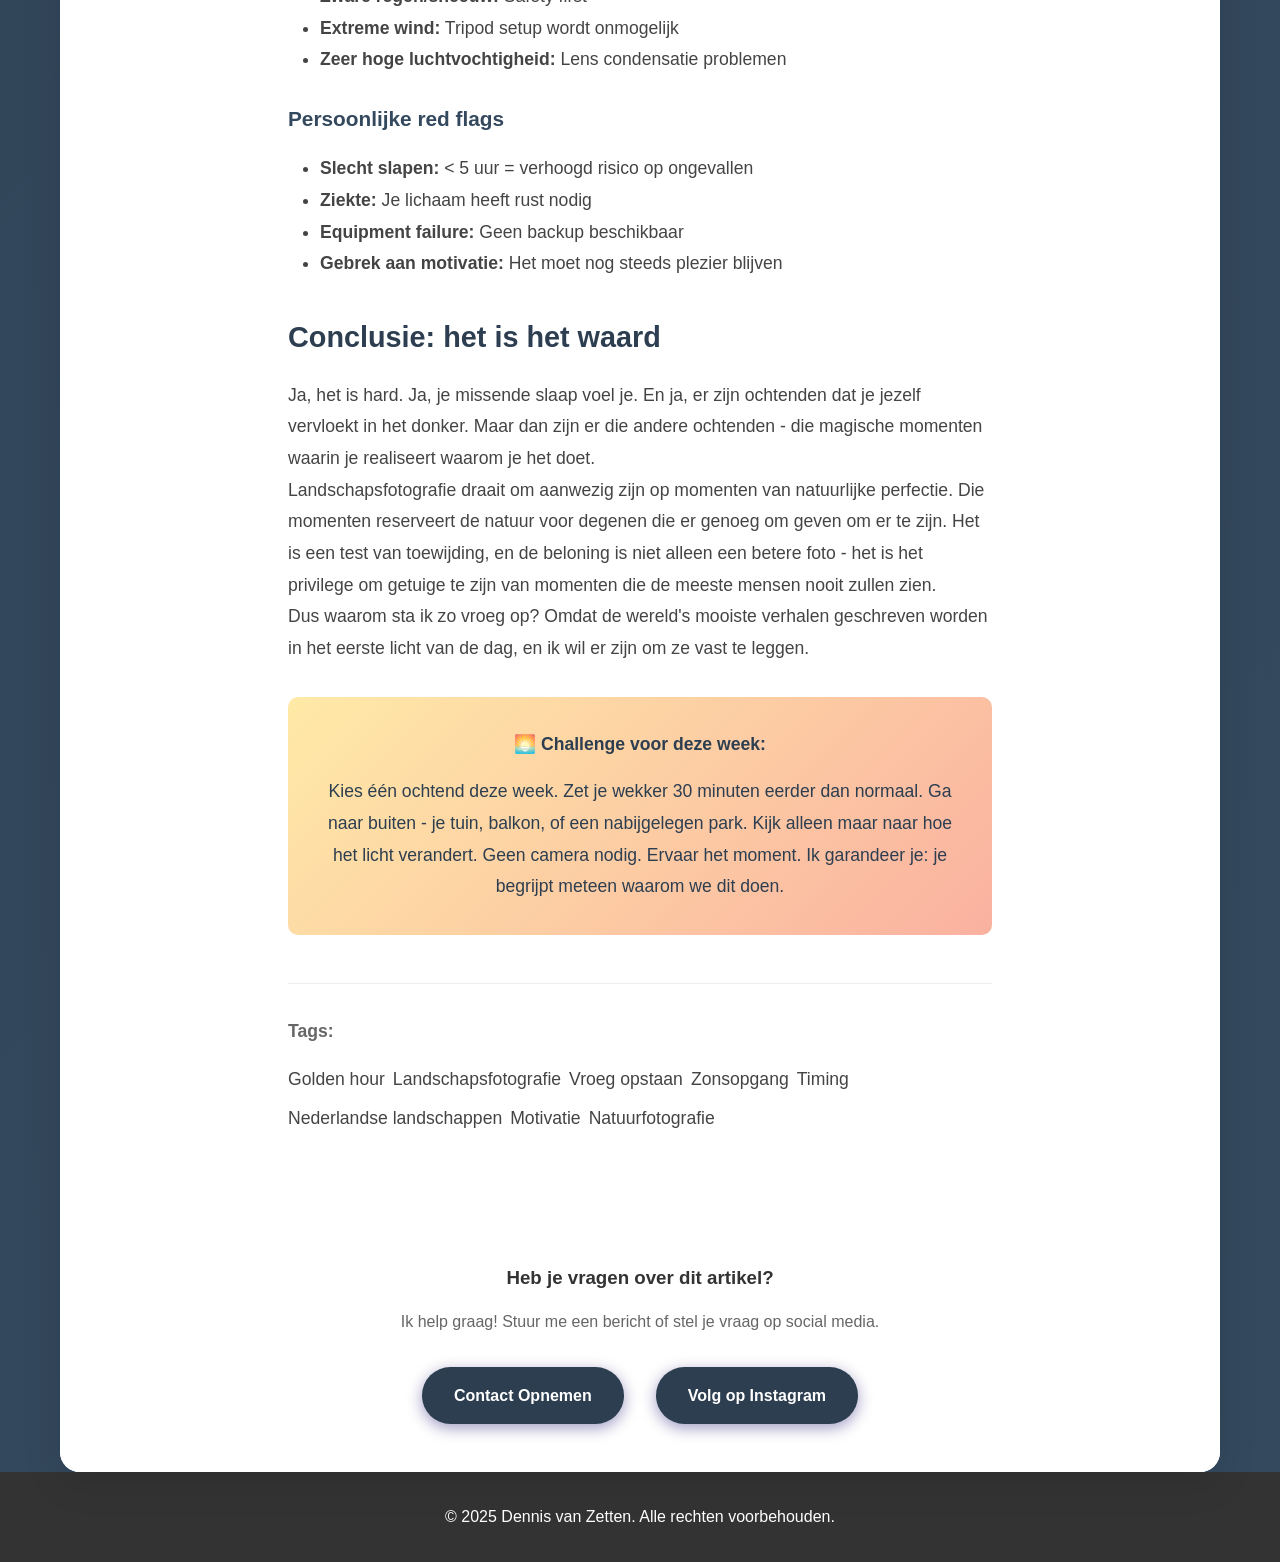
<file: artikelen/waarom-vroeg-opstaan.html>
<!DOCTYPE html>
<html lang="nl">
  <head>
    <meta charset="UTF-8" />
    <meta name="viewport" content="width=device-width, initial-scale=1.0" />
    <link rel="icon" type="image/x-icon" href="../images/favicon/favicon.ico" />
    <link
      rel="icon"
      type="image/png"
      sizes="32x32"
      href="../images//favicon/favicon-32x32.png"
    />
    <link
      rel="icon"
      type="image/png"
      sizes="16x16"
      href="../images//favicon/favicon-16x16.png"
    />
    <link
      rel="apple-touch-icon"
      sizes="180x180"
      href="../images/favicon/apple-touch-icon.png"
    />
    <title>
      Waarom sta ik zo vroeg op? Het Geheim van Golden Hour - Dennis van Zetten
    </title>
    <meta
      name="description"
      content="Ontdek waarom elke landschapsfotograaf vroeg opstaat en hoe je de meest magische momenten van de dag kunt vastleggen."
    />
    <link rel="stylesheet" href="../styles.css" />
  </head>
  <body>
    <section class="hero-about">
      <div class="container">
        <div style="text-align: left; max-width: 800px; margin: 0 auto">
          <nav class="breadcrumb" style="margin-bottom: 1rem">
            <a
              href="../artikelen.html"
              style="color: rgba(255, 255, 255, 0.8); text-decoration: none"
              >← Terug naar artikelen</a
            >
          </nav>
          <div style="margin-bottom: 1rem">
            <span
              class="article-category fotografie"
              style="display: inline-block; margin-bottom: 1rem"
              >Fotografie</span
            >
          </div>
          <h1 style="font-size: 2.5rem; margin-bottom: 0.5rem">
            Waarom sta ik zo vroeg op?
          </h1>
          <p
            style="
              font-size: 1.2rem;
              margin-bottom: 1rem;
              color: rgba(255, 255, 255, 0.9);
            "
          >
            Het geheim van golden hour landschapsfotografie
          </p>
          <div style="color: rgba(255, 255, 255, 0.9); margin-bottom: 1rem">
            <span>📅 10 maart 2025</span> • <span>⏱️ 9 min lezen</span> •
            <span>👤 Dennis van Zetten</span>
          </div>
        </div>
      </div>
    </section>

    <main class="container">
      <div class="about-content">
        <!-- Article Content -->
        <article class="article-full">
          <div
            class="container"
            style="padding: 3rem; max-width: 800px; margin: 0 auto"
          >
            <!-- Featured Image -->
            <div class="article-featured-image" style="margin-bottom: 2rem">
              <img
                src="../images/artikelen/waarom-vroeg-opstaan.jpg"
                alt="waarom vroeg opstaan"
                style="
                  width: 100%;
                  height: 400px;
                  object-fit: cover;
                  border-radius: 15px;
                "
              />
              <p
                style="
                  text-align: center;
                  color: #666;
                  font-size: 0.9rem;
                  margin-top: 0.5rem;
                  font-style: italic;
                "
              >
                6:00 AM, nationaal park de Maasduinen - dit is waarom ik vroeg
                opsta
              </p>
            </div>

            <!-- Article Body -->
            <div
              class="article-body"
              style="font-size: 1.1rem; line-height: 1.8; color: #444"
            >
              <p
                style="
                  font-size: 1.2rem;
                  color: #666;
                  font-style: italic;
                  margin-bottom: 2rem;
                  padding-left: 1rem;
                  border-left: 4px solid #e74c3c;
                "
              >
                Het is 4:30 AM. Mijn wekker gaat af in het donker. Buiten is het
                nog stil, koud, en eerlijk gezegd vraag ik me ook weleens af:
                "Waarom doe ik dit?" Maar dan, een uur later, sta ik in het veld
                en begrijp ik het weer. Dit is het moment waarop de wereld
                hergeboren wordt.
              </p>

              <h2
                style="color: #2c3e50; margin: 2rem 0 1rem 0; font-size: 1.8rem"
              >
                De magie van het gouden uur
              </h2>
              <p>
                Het antwoord op "waarom zo vroeg opstaan?" ligt volledig in het
                begrijpen van licht. Fotografie is letterlijk "tekenen met
                licht" - en het beste licht gebeurt wanneer de meeste mensen nog
                slapen.
              </p>

              <h3
                style="
                  color: #34495e;
                  margin: 1.5rem 0 0.5rem 0;
                  font-size: 1.3rem;
                "
              >
                Wat maakt vroege ochtend zo bijzonder?
              </h3>
              <p>
                Die eerste uren na zonsopgang - tussen 6:00 en 8:00 uur
                afhankelijk van het seizoen - bieden licht dat simpelweg
                onmogelijk te recreëren is:
              </p>
              <ul style="margin: 1rem 0; padding-left: 2rem">
                <li>
                  <strong>Zachte, warme tonen</strong> - De zon staat laag en
                  het licht moet door meer atmosfeer
                </li>
                <li>
                  <strong>Natuurlijke diffusie</strong> - Mist en dauw creëren
                  ingebouwde softboxes
                </li>
                <li>
                  <strong>Lange schaduwen</strong> - Die dimensie en diepte
                  geven aan landschappen
                </li>
                <li>
                  <strong>Minimale wind</strong> - Perfecte reflecties in water
                </li>
                <li>
                  <strong>Geen mensen</strong> - De wereld is van jou alleen
                </li>
              </ul>

              <!-- Time comparison box -->
              <div
                style="
                  background: #f8f9fa;
                  border: 1px solid #e9ecef;
                  border-radius: 8px;
                  padding: 1.5rem;
                  margin: 2rem 0;
                "
              >
                <h4 style="color: #2c3e50; margin-bottom: 1rem">
                  🕐 Een dag in het leven van een landschapsfotograaf:
                </h4>
                <div
                  style="
                    font-family: 'Courier New', monospace;
                    background: white;
                    padding: 1rem;
                    border-radius: 4px;
                    line-height: 1.6;
                  "
                >
                  <strong>4:30</strong> - Wekker + directe koffie<br />
                  <strong>5:00</strong> - Vertrek naar locatie (gear al ingepakt
                  vorige avond)<br />
                  <strong>5:45</strong> - Aankomst locatie, compositie zoeken in
                  blauw uur<br />
                  <strong>6:15</strong> - Zonsopgang! Golden hour begint<br />
                  <strong>7:30</strong> - Laatste shots, andere composities<br />
                  <strong>8:00</strong> - Koffie pause, evaluatie foto's<br />
                  <strong>8:30</strong> - Huiswaarts, trots en moe maar voldaan
                </div>
              </div>

              <h2
                style="color: #2c3e50; margin: 2rem 0 1rem 0; font-size: 1.8rem"
              >
                Het verschil tussen vroeg en laat
              </h2>
              <p>
                Ik heb hetzelfde landschap gefotografeerd om 6 uur 's ochtends
                en om 2 uur 's middags. Het is alsof je naar twee verschillende
                planeten kijkt. Laat me uitleggen waarom:
              </p>

              <h3
                style="
                  color: #34495e;
                  margin: 1.5rem 0 0.5rem 0;
                  font-size: 1.3rem;
                "
              >
                Vroege ochtend (6-8 AM) ✨
              </h3>
              <ul style="margin: 1rem 0; padding-left: 2rem">
                <li>
                  <strong>Kleurtemperatuur:</strong> 3000-4000K (warm, gouden
                  licht)
                </li>
                <li>
                  <strong>Contrasten:</strong> Zacht, geleidelijke overgangen
                </li>
                <li>
                  <strong>Atmosfeer:</strong> Mist, dauw, dramatische luchten
                </li>
                <li>
                  <strong>Schaduwen:</strong> Lang en zacht, perfect voor
                  tekstuur
                </li>
                <li>
                  <strong>Water:</strong> Spiegelglad door afwezigheid van wind
                </li>
                <li>
                  <strong>Wildlife:</strong> Actief! Reflecterende ogen,
                  beweging
                </li>
              </ul>

              <h3
                style="
                  color: #34495e;
                  margin: 1.5rem 0 0.5rem 0;
                  font-size: 1.3rem;
                "
              >
                Middag (12-3 PM) ☀️
              </h3>
              <ul style="margin: 1rem 0; padding-left: 2rem">
                <li>
                  <strong>Kleurtemperatuur:</strong> 5500-6500K (koud, blauw
                  licht)
                </li>
                <li><strong>Contrasten:</strong> Hard, extreme verschillen</li>
                <li>
                  <strong>Atmosfeer:</strong> Plat, geen natuurlijke filters
                </li>
                <li><strong>Schaduwen:</strong> Kort, hard, onflatteus</li>
                <li><strong>Water:</strong> Rimpelig door wind en thermiek</li>
                <li>
                  <strong>Wildlife:</strong> Verscholen! Wachten tot het koeler
                  wordt
                </li>
              </ul>

              <!-- Quote box -->
              <div
                style="
                  background: #f8f9fa;
                  border-left: 4px solid #2c3e50;
                  padding: 1.5rem;
                  margin: 2rem 0;
                  border-radius: 0 8px 8px 0;
                "
              >
                <h4 style="color: #2c3e50; margin-bottom: 0.5rem">
                  💭 Marc Adamus over vroeg opstaan:
                </h4>
                <p style="margin: 0; font-style: italic">
                  "De mooiste landschappen reserveren hun beste geheimen voor
                  degenen die bereid zijn op te staan terwijl de wereld slaapt.
                  Het is een dialoog tussen jou en de natuur - en die natuur
                  spreekt het zachts bij dageraad."
                </p>
              </div>

              <h2
                style="color: #2c3e50; margin: 2rem 0 1rem 0; font-size: 1.8rem"
              >
                Seizoenen en timings: wanneer is "vroeg"?
              </h2>
              <p>
                "Vroeg" is niet altijd hetzelfde tijdstip. Het hangt af van je
                locatie en het seizoen. In Nederland variëert de zonsopgang van
                5:30 in de zomer tot 8:30 in de winter. De regel: wees er
                minimaal 30 minuten vóór zonsopgang.
              </p>

              <h3
                style="
                  color: #34495e;
                  margin: 1.5rem 0 0.5rem 0;
                  font-size: 1.3rem;
                "
              >
                Winter landschapsfotografie (Dec-Feb)
              </h3>
              <ul style="margin: 1rem 0; padding-left: 2rem">
                <li><strong>Zonsopgang:</strong> 8:15 - 8:30 AM</li>
                <li><strong>Vertrek van huis:</strong> 7:00 - 7:30 AM</li>
                <li>
                  <strong>Voordelen:</strong> Nog steeds vroeg, maar menselijk
                  haalbaar!
                </li>
                <li>
                  <strong>Bonus:</strong> Rijp, mist, dramatische luchten,
                  lagere toerisme
                </li>
                <li><strong>Uitdaging:</strong> Kou en korte dagen</li>
              </ul>

              <h3
                style="
                  color: #34495e;
                  margin: 1.5rem 0 0.5rem 0;
                  font-size: 1.3rem;
                "
              >
                Zomer landschapsfotografie (Jun-Aug)
              </h3>
              <ul style="margin: 1rem 0; padding-left: 2rem">
                <li><strong>Zonsopgang:</strong> 5:20 - 5:45 AM</li>
                <li>
                  <strong>Vertrek van huis:</strong> 4:30 - 4:45 AM (ouch!)
                </li>
                <li>
                  <strong>Voordelen:</strong> Lang gouden uur, warme
                  temperaturen
                </li>
                <li>
                  <strong>Bonus:</strong> Bloemen, groene landschappen, actieve
                  natuur
                </li>
                <li>
                  <strong>Uitdaging:</strong> Extreem vroeg, toeristen komen
                  vroeger
                </li>
              </ul>

              <h2
                style="color: #2c3e50; margin: 2rem 0 1rem 0; font-size: 1.8rem"
              >
                Praktische tips: hoe overleef je het vroege opstaan?
              </h2>
              <p>
                Oké, je bent overtuigd van de voordelen. Maar hoe doe je het
                daadwerkelijk? Na jaren van 4:30 AM wekkers heb ik een systeem
                ontwikkeld:
              </p>

              <h3
                style="
                  color: #34495e;
                  margin: 1.5rem 0 0.5rem 0;
                  font-size: 1.3rem;
                "
              >
                De avond ervoor: voorbereiding is alles
              </h3>
              <ul style="margin: 1rem 0; padding-left: 2rem">
                <li>
                  <strong>Gear check:</strong> Camera, lens, tripod, batteries,
                  geheugenkaart - allemaal klaar en ingepakt
                </li>
                <li>
                  <strong>Route planning:</strong> Locatie, parkeerplaats,
                  wandelroute - geen zoeken in het donker
                </li>
                <li>
                  <strong>Weer check:</strong> Wind, neerslag, mist
                  voorspellingen
                </li>
                <li>
                  <strong>Vroeg naar bed:</strong> 10 PM max, geen compromissen
                </li>
                <li>
                  <strong>Koffie prep:</strong> Automatische koffiezetapparaat
                  of thermoskan
                </li>
              </ul>

              <h3
                style="
                  color: #34495e;
                  margin: 1.5rem 0 0.5rem 0;
                  font-size: 1.3rem;
                "
              >
                De ochtend: efficiency is key
              </h3>
              <ul style="margin: 1rem 0; padding-left: 2rem">
                <li>
                  <strong>Kleding klaargelegd:</strong> Laagjes systeem, warme
                  sokken
                </li>
                <li>
                  <strong>Snelle routine:</strong> Tandpoetsen, gezicht wassen,
                  klaar
                </li>
                <li>
                  <strong>Directe koffie:</strong> Nog voor je volledig wakker
                  bent
                </li>
                <li>
                  <strong>Energiereep:</strong> Voor onderweg, adrenaline
                  consumeert energie
                </li>
              </ul>

              <!-- Survival tips box -->
              <div
                style="
                  background: #e8f5e8;
                  border: 1px solid #4caf50;
                  border-radius: 8px;
                  padding: 1.5rem;
                  margin: 2rem 0;
                "
              >
                <h4 style="color: #2d5a3d; margin-bottom: 0.5rem">
                  💡 Pro survival tips:
                </h4>
                <ul style="margin: 0; color: #2d5a3d; padding-left: 1.5rem">
                  <li>
                    <strong>Gradual aanpak:</strong> Begin met 6 AM, werk naar 5
                    AM, dan 4:30 AM
                  </li>
                  <li>
                    <strong>Weekend practice:</strong> Oefen eerst in weekends
                  </li>
                  <li>
                    <strong>Buddy system:</strong> Ga met een fotovriend -
                    motivatie en veiligheid
                  </li>
                  <li>
                    <strong>Rewards:</strong> Plan een lekker ontbijt na de
                    shoot
                  </li>
                  <li>
                    <strong>Remember why:</strong> Scroll door je beste sunrise
                    foto's als motivatie
                  </li>
                </ul>
              </div>

              <h2
                style="color: #2c3e50; margin: 2rem 0 1rem 0; font-size: 1.8rem"
              >
                Specifieke Nederlandse locaties en hun beste tijden
              </h2>
              <p>
                Nederland heeft prachtige landschappen die elk hun optimale
                timing hebben. Hier zijn mijn favorieten:
              </p>

              <h3
                style="
                  color: #34495e;
                  margin: 1.5rem 0 0.5rem 0;
                  font-size: 1.3rem;
                "
              >
                Kinderdijk, Zuid-Holland
              </h3>
              <p>
                <strong>Beste tijd:</strong> Winter ochtenden (7:30-8:30 AM). De
                molens tegen misttige landschappen en de lage winterzon creëert
                magische silhouetten.
              </p>

              <h3
                style="
                  color: #34495e;
                  margin: 1.5rem 0 0.5rem 0;
                  font-size: 1.3rem;
                "
              >
                Hoge Veluwe, Gelderland
              </h3>
              <p>
                <strong>Beste tijd:</strong> Zomer ochtenden (5:30-7:00 AM). De
                heide bloeit in augustus/september en de hertenbronst gebeurt in
                de vroege ochtend.
              </p>

              <h3
                style="
                  color: #34495e;
                  margin: 1.5rem 0 0.5rem 0;
                  font-size: 1.3rem;
                "
              >
                Zaanse Schans, Noord-Holland
              </h3>
              <p>
                <strong>Beste tijd:</strong> Voor 7:00 AM in alle seizoenen.
                Hierna komen de eerste touristen en verlies je de sereniteit.
              </p>

              <h3
                style="
                  color: #34495e;
                  margin: 1.5rem 0 0.5rem 0;
                  font-size: 1.3rem;
                "
              >
                Waddenzee, Friesland/Groningen
              </h3>
              <p>
                <strong>Beste tijd:</strong> 1 uur voor laagwater tijdens
                zonsopgang. Check de getijdetabellen - timing is hier cruciaal!
              </p>

              <h3
                style="
                  color: #34495e;
                  margin: 1.5rem 0 0.5rem 0;
                  font-size: 1.3rem;
                "
              >
                Oisterwijkse Vennen, Noord-Brabant
              </h3>
              <p>
                <strong>Beste tijd:</strong> Zomer ochtenden (5:45-7:30 AM)
                tijdens de heidebloeiseizoen (augustus/september). De vennen
                liggen als spiegels tussen de paarse heide, en de eerste
                zonnestralen creëren magische misteffecten boven het water. Na 8
                AM verdwijnt de mist en komen de eerste wandelaars.
              </p>

              <h3
                style="
                  color: #34495e;
                  margin: 1.5rem 0 0.5rem 0;
                  font-size: 1.3rem;
                "
              >
                Campina Landschap, Brabant/Limburg
              </h3>
              <p>
                <strong>Beste tijd:</strong> Lente/zomer ochtenden (6:00-7:45
                AM). Voor het melken zijn de koeien actief in de weilanden. De
                ochtenddauw op het gras en zachte mist boven de beekjes geven
                dat typisch Hollandse pastorale gevoel. Perfect voor de
                klassieke "koeien in de mist" shots.
              </p>

              <h3
                style="
                  color: #34495e;
                  margin: 1.5rem 0 0.5rem 0;
                  font-size: 1.3rem;
                "
              >
                Palendorp Petten, Noord-Holland
              </h3>
              <p>
                <strong>Beste tijd:</strong> Winter/voorjaar ochtenden
                (7:00-8:30 AM). Dit historische vissersdorpje aan de kust heeft
                prachtig ochtendlicht langs de palen en huisjes. De Noordzee
                mist en het kustlicht geven dramatische sfeer. Voor 8 AM geen
                toeristen, na 9 AM wordt het druk met dagjesmensen.
              </p>

              <h3
                style="
                  color: #34495e;
                  margin: 1.5rem 0 0.5rem 0;
                  font-size: 1.3rem;
                "
              >
                Leersumse Veld, Utrecht
              </h3>
              <p>
                <strong>Beste tijd:</strong> Herfst/winter ochtenden (7:15-8:45
                AM). Dit natuurgebied heeft prachtige heide- en graslandschappen
                met verspreide bomen. In de herfst kleurt het landschap
                goudgeel/oranje en ligt er vaak mist in de laagtes. De solitaire
                bomen steken mooi af tegen de ochtenddauw en zijn perfect voor
                minimalistische composities.
              </p>

              <!-- Bonus tip box -->
              <div
                style="
                  background: #fff3cd;
                  border: 1px solid #ffc107;
                  border-radius: 8px;
                  padding: 1.5rem;
                  margin: 2rem 0;
                "
              >
                <h4 style="color: #856404; margin-bottom: 0.5rem">
                  📍 Praktische tip voor alle locaties:
                </h4>
                <p style="margin: 0; color: #856404">
                  Check altijd eerst de toegankelijkheid - sommige
                  natuurgebieden hebben specifieke openingstijden of
                  seizoensbeperkingen. Pak je parkeergeld/vergunning mee, want
                  niets is frustererender dan na een 5 AM opstaan geen toegang
                  te hebben!
                </p>
              </div>

              <h2
                style="color: #2c3e50; margin: 2rem 0 1rem 0; font-size: 1.8rem"
              >
                De psychologie van vroeg opstaan
              </h2>
              <p>
                Er is meer aan vroeg opstaan dan alleen betere foto's. Het
                transformeert je als fotograaf en als persoon:
              </p>

              <h3
                style="
                  color: #34495e;
                  margin: 1.5rem 0 0.5rem 0;
                  font-size: 1.3rem;
                "
              >
                Mental benefits
              </h3>
              <ul style="margin: 1rem 0; padding-left: 2rem">
                <li>
                  <strong>Flow state:</strong> Vroege ochtend = minimale
                  afleidingen = pure focus
                </li>
                <li>
                  <strong>Achievement high:</strong> Je hebt al iets bijzonders
                  gedaan voordat anderen opstaan
                </li>
                <li>
                  <strong>Natuurconnectie:</strong> Je voelt de seizoenen, weer,
                  natuurlijke ritmes
                </li>
                <li>
                  <strong>Mindfulness:</strong> De stilte dwingt je tot het
                  moment
                </li>
              </ul>

              <h3
                style="
                  color: #34495e;
                  margin: 1.5rem 0 0.5rem 0;
                  font-size: 1.3rem;
                "
              >
                Fotografische voordelen
              </h3>
              <ul style="margin: 1rem 0; padding-left: 2rem">
                <li>
                  <strong>Unieke perspectieven:</strong> Je ziet wat anderen
                  missen
                </li>
                <li>
                  <strong>Betere composities:</strong> Tijd en rust om na te
                  denken
                </li>
                <li>
                  <strong>Exclusieve toegang:</strong> Sommige locaties sluiten
                  vroeg of zijn druk
                </li>
                <li>
                  <strong>Natuurlijk licht mastery:</strong> Je begrijpt hoe
                  licht evolueert
                </li>
              </ul>

              <!-- Personal story box -->
              <div
                style="
                  background: #fff9e6;
                  border-left: 4px solid #f39c12;
                  padding: 1.5rem;
                  margin: 2rem 0;
                  border-radius: 0 8px 8px 0;
                "
              >
                <p style="margin: 0; color: #7d6608; font-style: italic">
                  "Mijn beste foto ooit maakte ik op een ochtend dat ik bijna
                  niet gegaan was. 4:15 AM, regenend, en ik lag warm in bed te
                  twijfelen. Maar iets trok me toch naar buiten. Eenmaal ter
                  plaatse klaarde de lucht op, kwam er mist vanaf het water, en
                  ontstond er een lichtshow die ik nooit vergeet. Die foto hangt
                  nu in galeries. Hadden andere fotografen die ochtend kunnen
                  maken? Nee - er was niemand anders."
                </p>
              </div>

              <h2
                style="color: #2c3e50; margin: 2rem 0 1rem 0; font-size: 1.8rem"
              >
                Tools en apps die helpen
              </h2>
              <p>
                Moderne technologie maakt het plannen van vroege shoots veel
                makkelijker:
              </p>

              <h3
                style="
                  color: #34495e;
                  margin: 1.5rem 0 0.5rem 0;
                  font-size: 1.3rem;
                "
              >
                Essential apps
              </h3>
              <ul style="margin: 1rem 0; padding-left: 2rem">
                <li>
                  <strong>PhotoPills:</strong> Zon/maan posities, golden hour
                  calculator
                </li>
                <li>
                  <strong>Sun Surveyor:</strong> AR preview van lichtrichting
                </li>
                <li>
                  <strong>Windy.com:</strong> Gedetailleerde weer- en
                  mistvoorspellingen
                </li>
                <li><strong>Tide App:</strong> Voor kustfotografie timing</li>
                <li>
                  <strong>Sleep Cycle:</strong> Wakker worden in je lichte
                  slaapfase
                </li>
              </ul>

              <h3
                style="
                  color: #34495e;
                  margin: 1.5rem 0 0.5rem 0;
                  font-size: 1.3rem;
                "
              >
                Gear voor early birds
              </h3>
              <ul style="margin: 1rem 0; padding-left: 2rem">
                <li>
                  <strong>Hoofdlamp:</strong> Hands-free illumination voor setup
                </li>
                <li>
                  <strong>Thermos:</strong> Warme koffie/thee voor motivatie en
                  warmte
                </li>
                <li><strong>Handwarmers:</strong> Voor gevoelloze vingers</li>
                <li><strong>Extra batterijen:</strong> Kou draint sneller</li>
                <li>
                  <strong>Backup wekker:</strong> Je telefoon + traditionele
                  wekker
                </li>
              </ul>

              <h2
                style="color: #2c3e50; margin: 2rem 0 1rem 0; font-size: 1.8rem"
              >
                Wanneer het het niet waard is
              </h2>
              <p>
                Eerlijkheid: soms is vroeg opstaan zinloos. Leer deze signalen
                herkennen om frustratie te voorkomen:
              </p>

              <h3
                style="
                  color: #34495e;
                  margin: 1.5rem 0 0.5rem 0;
                  font-size: 1.3rem;
                "
              >
                Red flags in het weer
              </h3>
              <ul style="margin: 1rem 0; padding-left: 2rem">
                <li>
                  <strong>Complete bewolking:</strong> Geen zon = geen golden
                  hour
                </li>
                <li><strong>Zware regen/sneeuw:</strong> Safety first</li>
                <li>
                  <strong>Extreme wind:</strong> Tripod setup wordt onmogelijk
                </li>
                <li>
                  <strong>Zeer hoge luchtvochtigheid:</strong> Lens condensatie
                  problemen
                </li>
              </ul>

              <h3
                style="
                  color: #34495e;
                  margin: 1.5rem 0 0.5rem 0;
                  font-size: 1.3rem;
                "
              >
                Persoonlijke red flags
              </h3>
              <ul style="margin: 1rem 0; padding-left: 2rem">
                <li>
                  <strong>Slecht slapen:</strong> < 5 uur = verhoogd risico op
                  ongevallen
                </li>
                <li><strong>Ziekte:</strong> Je lichaam heeft rust nodig</li>
                <li>
                  <strong>Equipment failure:</strong> Geen backup beschikbaar
                </li>
                <li>
                  <strong>Gebrek aan motivatie:</strong> Het moet nog steeds
                  plezier blijven
                </li>
              </ul>

              <h2
                style="color: #2c3e50; margin: 2rem 0 1rem 0; font-size: 1.8rem"
              >
                Conclusie: het is het waard
              </h2>
              <p>
                Ja, het is hard. Ja, je missende slaap voel je. En ja, er zijn
                ochtenden dat je jezelf vervloekt in het donker. Maar dan zijn
                er die andere ochtenden - die magische momenten waarin je
                realiseert waarom je het doet.
              </p>
              <p>
                Landschapsfotografie draait om aanwezig zijn op momenten van
                natuurlijke perfectie. Die momenten reserveert de natuur voor
                degenen die er genoeg om geven om er te zijn. Het is een test
                van toewijding, en de beloning is niet alleen een betere foto -
                het is het privilege om getuige te zijn van momenten die de
                meeste mensen nooit zullen zien.
              </p>
              <p>
                Dus waarom sta ik zo vroeg op? Omdat de wereld's mooiste
                verhalen geschreven worden in het eerste licht van de dag, en ik
                wil er zijn om ze vast te leggen.
              </p>

              <!-- Final motivation box -->
              <div
                style="
                  background: linear-gradient(135deg, #ffeaa7, #fab1a0);
                  color: #2c3e50;
                  padding: 2rem;
                  border-radius: 10px;
                  margin: 2rem 0;
                  text-align: center;
                "
              >
                <h4 style="margin-bottom: 1rem; color: #2c3e50">
                  🌅 Challenge voor deze week:
                </h4>
                <p style="margin: 0; font-weight: 500">
                  Kies één ochtend deze week. Zet je wekker 30 minuten eerder
                  dan normaal. Ga naar buiten - je tuin, balkon, of een
                  nabijgelegen park. Kijk alleen maar naar hoe het licht
                  verandert. Geen camera nodig. Ervaar het moment. Ik garandeer
                  je: je begrijpt meteen waarom we dit doen.
                </p>
              </div>

              <!-- Tags -->
              <div
                style="
                  margin: 3rem 0 2rem 0;
                  padding-top: 2rem;
                  border-top: 1px solid #eee;
                "
              >
                <h4 style="color: #666; margin-bottom: 1rem">Tags:</h4>
                <div style="display: flex; gap: 0.5rem; flex-wrap: wrap">
                  <span class="tag">Golden hour</span>
                  <span class="tag">Landschapsfotografie</span>
                  <span class="tag">Vroeg opstaan</span>
                  <span class="tag">Zonsopgang</span>
                  <span class="tag">Timing</span>
                  <span class="tag">Nederlandse landschappen</span>
                  <span class="tag">Motivatie</span>
                  <span class="tag">Natuurfotografie</span>
                </div>
              </div>
            </div>
          </div>
        </article>

        <!-- Call to Action -->
        <section style="background: white; padding: 3rem 0; text-align: center">
          <div
            class="container"
            style="max-width: 600px; margin: 0 auto; padding: 0 3rem"
          >
            <h3 style="margin-bottom: 1rem; color: #333">
              Heb je vragen over dit artikel?
            </h3>
            <p style="color: #666; margin-bottom: 2rem">
              Ik help graag! Stuur me een bericht of stel je vraag op social
              media.
            </p>
            <div
              style="
                display: flex;
                gap: 1rem;
                justify-content: center;
                flex-wrap: wrap;
              "
            >
              <a href="../contact.html" class="cta-button-article"
                >Contact Opnemen</a
              >
              <a
                href="https://www.instagram.com/dennisvanzetten_photo/"
                target="_blank"
                class="cta-button-article"
                >Volg op Instagram</a
              >
            </div>
          </div>
        </section>
      </div>
    </main>

    <footer>
      <div class="container">
        <p>&copy; 2025 Dennis van Zetten. Alle rechten voorbehouden.</p>
      </div>
    </footer>

    <script>
      // Smooth scrolling voor ankers binnen het artikel
      document.querySelectorAll('a[href^="#"]').forEach((anchor) => {
        anchor.addEventListener("click", function (e) {
          e.preventDefault();
          const target = document.querySelector(this.getAttribute("href"));
          if (target) {
            target.scrollIntoView({
              behavior: "smooth",
              block: "start",
            });
          }
        });
      });
    </script>
  </body>
</html>
</file>
<file: styles.css>
/* ===== ALGEMENE STIJLEN ===== */
* {
  margin: 0;
  padding: 0;
  box-sizing: border-box;
}

body {
  font-family: "Segoe UI", Tahoma, Geneva, Verdana, sans-serif;
  line-height: 1.6;
  color: #333;
  background: linear-gradient(135deg, #2c3e50 0%, #34495e 100%);
  min-height: 100vh;
}

.container {
  max-width: 1200px;
  margin: 0 auto;
  padding: 0 20px;
}

/* ===== HEADER & NAVIGATIE ===== */
header {
  background: rgba(255, 255, 255, 0.95);
  backdrop-filter: blur(10px);
  box-shadow: 0 2px 20px rgba(0, 0, 0, 0.1);
  position: sticky;
  top: 0;
  z-index: 100;
}

nav {
  display: flex;
  justify-content: space-between;
  align-items: center;
  padding: 1rem 0;
}

.logo {
  font-size: 1.8rem;
  font-weight: bold;
  color: #2c3e50;
  text-decoration: none;
}

.nav-links {
  display: flex;
  list-style: none;
  gap: 2rem;
}

.nav-links a {
  text-decoration: none;
  color: #333;
  font-weight: 500;
  transition: color 0.3s ease;
}

.nav-links a:hover,
.nav-links a.active {
  color: #e74c3c;
}

/* ===== HERO SECTIES ===== */
.hero {
  text-align: center;
  padding: 4rem 0;
  color: white;
}

.hero h1 {
  font-size: 3.5rem;
  margin-bottom: 1rem;
  text-shadow: 2px 2px 4px rgba(0, 0, 0, 0.3);
}

.hero h3 {
  font-size: 2rem;
  margin-bottom: 0.5rem;
  margin-top: 2rem;
  color: hsl(236, 15%, 77%);
  text-shadow: 1px 1px 2px rgba(0, 0, 0, 0.3);
}

.hero p {
  font-size: 1.3rem;
  margin-bottom: 2rem;
  max-width: 600px;
  margin-left: auto;
  margin-right: auto;
  text-shadow: 1px 1px 2px rgba(0, 0, 0, 0.3);
}

.hero-about {
  text-align: center;
  padding: 3rem 0;
  color: white;
}

.hero-about h1 {
  font-size: 3rem;
  margin-bottom: 1rem;
  text-shadow: 2px 2px 4px rgba(0, 0, 0, 0.3);
}

.hero-about p {
  font-size: 1.2rem;
  max-width: 600px;
  margin: 0 auto;
  text-shadow: 1px 1px 2px rgba(0, 0, 0, 0.3);
}

/* ===== BUTTONS ===== */
.cta-button {
  display: inline-block;
  background: #e74c3c;
  color: white;
  padding: 1rem 2rem;
  text-decoration: none;
  border-radius: 50px;
  font-weight: bold;
  transition: transform 0.3s ease, box-shadow 0.3s ease;
  box-shadow: 0 4px 15px rgba(231, 76, 60, 0.4);
  margin: 0 0.5rem;
}

.cta-button-article {
  display: inline-block;
  background: #2c3e50;
  color: white;
  padding: 1rem 2rem;
  text-decoration: none;
  border-radius: 50px;
  font-weight: bold;
  transition: transform 0.3s ease, box-shadow 0.3s ease;
  box-shadow: 0 4px 15px rgba(15, 6, 104, 0.4);
  margin: 0 0.5rem;
}

.cta-button:hover {
  transform: translateY(-2px);
  box-shadow: 0 6px 20px rgba(231, 76, 60, 0.6);
  background: #c0392b;
}

.cta-secondary {
  background: rgba(255, 255, 255, 0.2);
  backdrop-filter: blur(10px);
  border: 2px solid rgba(255, 255, 255, 0.3);
}

.cta-secondary:hover {
  background: rgba(255, 255, 255, 0.3);
  box-shadow: 0 6px 20px rgba(255, 255, 255, 0.2);
}

/* ===== ALGEMENE SECTIES ===== */
.section-title {
  text-align: center;
  margin-bottom: 3rem;
  font-size: 2.5rem;
  color: #333;
}

/* ===== FEATURES SECTIE - MET AFBEELDINGEN ===== */
.features {
  background: white;
  padding: 4rem 0;
}

.features-grid {
  display: flex;
  flex-direction: column;
  gap: 2rem;
  margin-top: 2rem;
}

.feature-card {
  background: linear-gradient(145deg, #f0f0f0, #ffffff);
  border-radius: 20px;
  box-shadow: 0 8px 32px rgba(0, 0, 0, 0.1);
  transition: transform 0.3s ease;
  overflow: hidden;
  min-height: 200px;
  display: flex;
  flex-direction: column;
}

.feature-card:hover {
  transform: translateY(-5px);
}

/* Feature afbeelding over volledige breedte */
.feature-image {
  width: 100%;
  height: 150px;
  overflow: hidden;
  position: relative;
}

.feature-image img {
  width: 100%;
  height: 100%;
  object-fit: cover;
  transition: transform 0.3s ease;
}

.feature-card:hover .feature-image img {
  transform: scale(1.05);
}

/* Content onder de afbeelding */
.feature-content {
  padding: 1.5rem 2rem 2rem;
  flex: 1;
  display: flex;
  flex-direction: column;
}

.feature-card h3 {
  color: #333;
  margin-bottom: 0.75rem;
  font-size: 1.5rem;
  font-weight: 600;
}

.feature-card p {
  color: #666;
  line-height: 1.6;
  margin: 0;
  flex: 1;
}

/* Optionele overlay op afbeelding */
.feature-image::after {
  content: "";
  position: absolute;
  top: 0;
  left: 0;
  right: 0;
  bottom: 0;
  background: linear-gradient(
    45deg,
    rgba(44, 62, 80, 0.1),
    rgba(52, 73, 94, 0.1)
  );
  opacity: 0;
  transition: opacity 0.3s ease;
}

.feature-card:hover .feature-image::after {
  opacity: 1;
}

/* ===== PORTFOLIO SECTIE ===== */
.portfolio {
  background: linear-gradient(135deg, #2c3e50 0%, #34495e 100%);
  padding: 4rem 0;
  color: white;
}

.portfolio .section-title {
  color: white;
}

.portfolio-categories {
  text-align: center;
  margin-bottom: 3rem;
}

/* ===== FILTER BUTTONS ===== */
/* Algemene filter button styling */
.filter-btn {
  padding: 0.5rem 1.5rem;
  margin: 0 0.5rem;
  border-radius: 25px;
  cursor: pointer;
  transition: all 0.3s ease;
  font-weight: 500;
  border: none;
  outline: none;
}

/* Portfolio specifieke styling (donkere achtergrond) */
.portfolio .filter-btn {
  background: transparent;
  border: 2px solid rgba(255, 255, 255, 0.3);
  color: white;
}

.portfolio .filter-btn:hover,
.portfolio .filter-btn.active {
  background: #e74c3c;
  border-color: #e74c3c;
  color: white;
  transform: translateY(-2px);
}

/* Artikelen specifieke styling (lichte achtergrond) */
.articles-filter .filter-btn {
  background: #f8fafc;
  color: #475569;
  border: 2px solid #e2e8f0;
  padding: 0.7rem 1.5rem;
  border-radius: 25px;
  font-weight: 600;
  font-size: 0.9rem;
}

.articles-filter .filter-btn:hover {
  background: #e2e8f0;
  color: #334155;
}

.articles-filter .filter-btn.active {
  background: #3b82f6;
  color: white;
  border-color: #3b82f6;
  box-shadow: 0 4px 12px rgba(59, 130, 246, 0.3);
}

.portfolio-grid {
  display: grid;
  grid-template-columns: repeat(auto-fit, minmax(350px, 1fr));
  gap: 1.5rem;
  margin-top: 2rem;
}

.portfolio-item {
  position: relative;
  border-radius: 15px;
  overflow: hidden;
  cursor: pointer;
  transition: transform 0.3s ease;
  height: 350px;
}

.portfolio-item:hover {
  transform: scale(1.05);
}

.portfolio-item img {
  width: 100%;
  height: 100%;
  object-fit: cover;
}

.portfolio-overlay {
  position: absolute;
  top: 0;
  left: 0;
  right: 0;
  bottom: 0;
  background: linear-gradient(
    45deg,
    rgba(44, 62, 80, 0.8),
    rgba(52, 73, 94, 0.8)
  );
  display: flex;
  align-items: center;
  justify-content: center;
  opacity: 0;
  transition: opacity 0.3s ease;
}

.portfolio-item:hover .portfolio-overlay {
  opacity: 1;
}

.portfolio-text {
  text-align: center;
  color: white;
}

.portfolio-text h4 {
  font-size: 1.5rem;
  margin-bottom: 0.5rem;
}

.portfolio-text p {
  font-size: 1rem;
}

.expand-icon {
  position: absolute;
  top: 50%;
  left: 50%;
  transform: translate(-50%, -50%);
  font-size: 3rem;
  color: white;
  opacity: 0;
  transition: opacity 0.3s ease;
  text-shadow: 0 0 20px rgba(0, 0, 0, 0.7);
}

.portfolio-item:hover .expand-icon {
  opacity: 1;
}

/* ===== LIGHTBOX ===== */
.lightbox {
  display: none;
  position: fixed;
  top: 0;
  left: 0;
  width: 100%;
  height: 100%;
  background: rgba(0, 0, 0, 0.95);
  z-index: 1000;
  justify-content: center;
  align-items: center;
}

.lightbox.active {
  display: flex;
}

.lightbox-content {
  position: relative;
  max-width: 90%;
  max-height: 90%;
}

.lightbox-content img {
  width: 100%;
  height: 100%;
  object-fit: contain;
  border-radius: 10px;
  max-height: 80vh;
}

.lightbox-close {
  position: absolute;
  top: -40px;
  right: 0;
  color: white;
  font-size: 2rem;
  cursor: pointer;
  background: none;
  border: none;
  padding: 0.5rem;
}

.lightbox-nav {
  position: absolute;
  top: 50%;
  transform: translateY(-50%);
  color: white;
  font-size: 2rem;
  cursor: pointer;
  background: rgba(0, 0, 0, 0.5);
  border: none;
  padding: 1rem;
  border-radius: 50%;
  transition: background 0.3s ease;
}

.lightbox-nav:hover {
  background: rgba(0, 0, 0, 0.8);
}

.lightbox-prev {
  left: -60px;
}

.lightbox-next {
  right: -60px;
}

.lightbox-info {
  position: absolute;
  bottom: -80px;
  left: 0;
  right: 0;
  color: white;
  text-align: center;
  background: rgba(0, 0, 0, 0.7);
  padding: 1rem;
  border-radius: 5px;
}

.lightbox-info h4 {
  font-size: 1.3rem;
  margin-bottom: 0.5rem;
}

/* ===== BLOG POSTS ===== */
.recent-posts {
  background: white;
  padding: 4rem 0;
}

/* 🚀 UPDATED POSTS GRID MET GELIJKE HOOGTES */
.posts-grid {
  display: grid;
  grid-template-columns: repeat(auto-fit, minmax(350px, 1fr));
  gap: 2rem;
  align-items: stretch; /* Zorgt dat alle items dezelfde hoogte krijgen */
}

/* 🚀 KLIKBARE POST CARDS MET GELIJKE HOOGTES */
.post-card-link {
  text-decoration: none;
  color: inherit;
  display: flex; /* Maak de link een flex container */
  height: 100%; /* Vul de volledige hoogte */
  transition: transform 0.3s ease;
}

.post-card-link:hover {
  transform: translateY(-5px);
  text-decoration: none !important;
}

.post-card-link:hover .post-card {
  box-shadow: 0 10px 30px rgba(0, 0, 0, 0.2);
}

.post-card {
  background: white;
  border-radius: 15px;
  overflow: hidden;
  box-shadow: 0 4px 20px rgba(0, 0, 0, 0.1);
  transition: transform 0.3s ease;
  display: flex;
  flex-direction: column;
  height: 100%; /* Vul de volledige hoogte van de link */
  width: 100%;
}

.post-card:hover {
  transform: translateY(-3px);
}

/* Zorg dat tekst styling behouden blijft */
.post-card-link .post-title,
.post-card-link .post-excerpt,
.post-card-link .post-category {
  color: inherit;
  text-decoration: none;
}

.post-card-link:hover .post-title {
  color: #4f9cf9; /* Lichte kleurverandering op hover */
}

.post-image {
  width: 100%;
  height: 200px;
  position: relative;
  overflow: hidden;
  flex-shrink: 0; /* Image houdt vaste hoogte */
}

.post-image img {
  width: 100%;
  height: 100%;
  object-fit: cover;
  transition: transform 0.3s ease;
}

.post-card:hover .post-image img {
  transform: scale(1.1);
}

/* 🚀 UPDATED POST CONTENT VOOR GELIJKE HOOGTES */
.post-content {
  padding: 1.5rem;
  flex-grow: 1; /* Laat de content groeien om ruimte te vullen */
  display: flex;
  flex-direction: column;
}

.post-category {
  background: #2c3e50;
  color: white;
  padding: 0.3rem 0.8rem;
  border-radius: 15px;
  font-size: 0.8rem;
  display: inline-block;
  margin-bottom: 0.5rem;
  flex-shrink: 0; /* Category neemt alleen benodigde ruimte */
  align-self: flex-start; /* 🎯 NIEUWE REGEL: Voorkom uitrekking */
  width: fit-content; /* 🎯 NIEUWE REGEL: Alleen benodigde breedte */
}

.post-title {
  margin-bottom: 0.5rem;
  color: #333;
  flex-grow: 0; /* Titel krijgt alleen benodigde ruimte */
}

.post-excerpt {
  color: #666;
  font-size: 0.9rem;
  flex-grow: 1; /* Excerpt vult resterende ruimte */
  margin-bottom: 0;
}

/* ===== OVER MIJ PAGINA SPECIFIEK ===== */
.about-content {
  background: white;
  margin: 4rem auto 0;
  border-radius: 20px;
  box-shadow: 0 10px 40px rgba(0, 0, 0, 0.1);
  overflow: hidden;
  position: relative;
  z-index: 10;
}

.about-intro {
  display: grid;
  grid-template-columns: 1fr 300px;
  gap: 3rem;
  padding: 3rem;
  align-items: center;
}

.intro-text h2 {
  font-size: 2.5rem;
  color: #333;
  margin-bottom: 1rem;
}

.intro-text p {
  font-size: 1.1rem;
  margin-bottom: 1.5rem;
  color: #666;
}

.intro-photo {
  position: relative;
  border-radius: 20px;
  overflow: hidden;
  box-shadow: 0 8px 32px rgba(0, 0, 0, 0.1);
}

.intro-photo img {
  width: 100%;
  height: 350px;
  object-fit: cover;
}

.intro-photo::after {
  content: "";
  position: absolute;
  top: 0;
  left: 0;
  right: 0;
  bottom: 0;
  background: linear-gradient(
    45deg,
    rgba(44, 62, 80, 0.1),
    rgba(52, 73, 94, 0.1)
  );
}

/* ===== SKILLS SECTIE ===== */
.skills-section {
  background: #f8f9fa;
  padding: 4rem 3rem;
}

.skills-grid {
  display: grid;
  grid-template-columns: repeat(auto-fit, minmax(300px, 1fr));
  gap: 2rem;
  margin-top: 2rem;
}

.skill-category {
  background: white;
  padding: 2rem;
  border-radius: 15px;
  box-shadow: 0 4px 20px rgba(0, 0, 0, 0.05);
}

.skill-category h3 {
  color: #2c3e50;
  margin-bottom: 1rem;
  font-size: 1.5rem;
  display: flex;
  align-items: center;
  gap: 0.5rem;
}

.skill-category-icon {
  font-size: 1.8rem;
}

.skill-list {
  list-style: none;
}

.skill-list li {
  padding: 0.5rem 0;
  border-bottom: 1px solid #eee;
  display: flex;
  sse-between;
  align-items: center;
}

.skill-list li:last-child {
  border-bottom: none;
}

.skill-level {
  width: 100px;
  height: 6px;
  background: #eee;
  border-radius: 3px;
  overflow: hidden;
}

.skill-progress {
  height: 100%;
  background: linear-gradient(135deg, #2c3e50, #34495e);
  border-radius: 3px;
  transition: width 0.3s ease;
}

/* ===== TIMELINE SECTIE ===== */
.journey-section {
  padding: 4rem 3rem;
  background: white;
}

.timeline {
  position: relative;
  max-width: 800px;
  margin: 0 auto;
}

.timeline::before {
  content: "";
  position: absolute;
  left: 50%;
  transform: translateX(-50%);
  width: 4px;
  height: 100%;
  background: linear-gradient(135deg, #2c3e50, #34495e);
  border-radius: 2px;
}

.timeline-item {
  position: relative;
  margin-bottom: 3rem;
  display: flex;
  justify-content: space-between;
  align-items: center;
}

.timeline-item:nth-child(odd) .timeline-content {
  margin-right: auto;
  margin-left: 0;
  text-align: right;
}

.timeline-item:nth-child(even) .timeline-content {
  margin-left: auto;
  margin-right: 0;
  text-align: left;
}

.timeline-content {
  background: #f8f9fa;
  padding: 1.5rem;
  border-radius: 15px;
  width: 45%;
  box-shadow: 0 4px 15px rgba(0, 0, 0, 0.05);
  position: relative;
}

.timeline-year {
  color: #2c3e50;
  font-weight: bold;
  font-size: 1.1rem;
  margin-bottom: 0.5rem;
}

.timeline-title {
  font-size: 1.3rem;
  margin-bottom: 0.5rem;
  color: #333;
}

.timeline-description {
  color: #666;
  font-size: 0.95rem;
}

.timeline-dot {
  position: absolute;
  left: 50%;
  transform: translateX(-50%);
  width: 20px;
  height: 20px;
  background: linear-gradient(135deg, #2c3e50, #34495e);
  border: 4px solid white;
  border-radius: 50%;
  box-shadow: 0 2px 10px rgba(0, 0, 0, 0.1);
}

/* ===== PASSIE SECTIE ===== */
.passion-section {
  background: linear-gradient(135deg, #2c3e50 0%, #34495e 100%);
  color: white;
  padding: 4rem 3rem;
}

.passion-section .section-title {
  color: white;
}

.passion-grid {
  display: grid;
  grid-template-columns: repeat(auto-fit, minmax(250px, 1fr));
  gap: 2rem;
  margin-top: 2rem;
}

.passion-card {
  background: rgba(255, 255, 255, 0.1);
  backdrop-filter: blur(10px);
  padding: 2rem;
  border-radius: 15px;
  border: 1px solid rgba(255, 255, 255, 0.2);
  text-align: center;
  transition: transform 0.3s ease;
}

.passion-card:hover {
  transform: translateY(-5px);
}

.passion-icon {
  font-size: 3rem;
  margin-bottom: 1rem;
}

.passion-card h3 {
  margin-bottom: 1rem;
  font-size: 1.3rem;
}

/* ===== CONTACT CTA ===== */
.contact-cta {
  background: white;
  padding: 4rem 3rem;
  text-align: center;
}

.social-links {
  margin-top: 2rem;
  display: flex;
  justify-content: center;
  gap: 1rem;
}

.social-link {
  display: inline-flex;
  align-items: center;
  gap: 0.5rem;
  background: #f8f9fa;
  padding: 0.8rem 1.5rem;
  border-radius: 25px;
  text-decoration: none;
  color: #333;
  transition: all 0.3s ease;
  border: 2px solid transparent;
}

.social-link:hover {
  background: #2c3e50;
  color: white;
  transform: translateY(-2px);
}

/* ===== FOOTER ===== */
footer {
  background: #333;
  color: white;
  text-align: center;
  padding: 2rem 0;
}

footer .social-links {
  margin-top: 1rem;
}

footer .social-links a {
  color: white;
  text-decoration: none;
  margin: 0 1rem;
  font-size: 1.2rem;
  transition: color 0.3s ease;
}

footer .social-links a:hover {
  color: #e74c3c;
}

/* ========================================
   ARTIKELEN PAGINA SPECIFIEK - NORMALE STYLING
======================================== */

.articles-intro {
  background: white;
  padding-top: 4rem;
}

.articles-filter {
  background: #f8f9fa;
  border-bottom: 1px solid #eee;
  padding: 2rem 0;
  text-align: center;
}

.articles-filter .container {
  display: flex;
  justify-content: center;
  flex-wrap: wrap;
  gap: 1rem;
}

.articles-grid-section {
  background: white;
}

.articles-grid {
  display: grid;
  grid-template-columns: repeat(auto-fit, minmax(400px, 1fr));
  gap: 2rem;
}

/* NORMALE ARTIKEL KAARTEN (NIET PHOTO-BACKGROUND) */
.articles-grid-section:not(.photo-background) .article-card {
  background: white !important;
  color: #333 !important;
  border: 1px solid #e5e7eb !important;
  box-shadow: 0 4px 6px rgba(0, 0, 0, 0.1) !important;
  border-radius: 15px;
  overflow: hidden;
  transition: all 0.3s ease;
  display: flex;
  flex-direction: column;
  padding: 0;
}

.articles-grid-section:not(.photo-background) .article-card:hover {
  box-shadow: 0 8px 25px rgba(0, 0, 0, 0.15) !important;
  transform: translateY(-5px) !important;
}

.article-image {
  width: 100%;
  height: 200px;
  overflow: hidden;
}

.article-image img {
  width: 100%;
  height: 100%;
  object-fit: cover;
  transition: transform 0.3s ease;
}

.articles-grid-section:not(.photo-background)
  .article-card:hover
  .article-image
  img {
  transform: scale(1.05);
}

.article-content {
  padding: 1.5rem;
  flex: 1;
  display: flex;
  flex-direction: column;
}

.article-meta {
  display: flex;
  justify-content: space-between;
  align-items: center;
  margin-bottom: 1rem;
}

.article-category {
  padding: 0.4rem 0.8rem;
  border-radius: 15px;
  font-size: 0.8rem;
  font-weight: 600;
  text-transform: uppercase;
  letter-spacing: 0.5px;
}

/* Category specific colors */
.article-category.dotnet {
  background: #3b82f6 !important;
  color: white !important;
}

.article-category.fotografie {
  background: #ec4899 !important;
  color: white !important;
}

.article-category.workflow {
  background: #10b981 !important;
  color: white !important;
}

.articles-grid-section:not(.photo-background) .article-date {
  color: #6b7280 !important;
  font-size: 0.9rem;
  font-weight: 500;
}

/* Article content text voor normale pagina */
.articles-grid-section:not(.photo-background) .article-title {
  color: #1f2937 !important;
  font-size: 1.4rem !important;
  font-weight: 700 !important;
  line-height: 1.3 !important;
  margin: 1rem 0 !important;
  text-shadow: none !important;
}

.articles-grid-section:not(.photo-background) .article-excerpt {
  color: #4b5563 !important;
  line-height: 1.6 !important;
  margin-bottom: 1.5rem !important;
  text-shadow: none !important;
  font-size: 0.95rem;
}

/* Article actions & tags voor normale pagina */
.article-actions {
  display: flex;
  justify-content: space-between;
  align-items: flex-end;
  flex-wrap: wrap;
  gap: 1rem;
  margin-top: auto;
}

.read-more-btn {
  background: #3b82f6;
  color: white !important;
  padding: 0.6rem 1.2rem;
  border-radius: 8px;
  text-decoration: none;
  font-weight: 600;
  font-size: 0.9rem;
  transition: all 0.3s ease;
  white-space: nowrap;
  border: none;
  cursor: pointer;
}

.read-more-btn:hover {
  background: #2563eb;
  transform: translateY(-1px);
  box-shadow: 0 4px 12px rgba(59, 130, 246, 0.4);
}

.article-tags {
  display: flex;
  flex-wrap: wrap;
  gap: 0.5rem;
  margin-top: 0.5rem;
}

.articles-grid-section:not(.photo-background) .article-tags .tag {
  background: #f3f4f6 !important;
  color: #374151 !important;
  padding: 0.3rem 0.7rem;
  border-radius: 12px;
  font-size: 0.75rem;
  font-weight: 500;
  border: 1px solid #e5e7eb;
}

.articles-grid-section:not(.photo-background) .article-tags .tag:hover {
  background: #e5e7eb !important;
}

/* Article counter styling */
.article-counter {
  background: rgba(255, 255, 255, 0.9);
  padding: 0.5rem 1rem;
  border-radius: 20px;
  display: inline-block;
  backdrop-filter: blur(10px);
  border: 1px solid rgba(255, 255, 255, 0.3);
}

/* ========================================
   SOFTWARE PAGINA ARTIKELEN - PHOTO BACKGROUND STYLING
======================================== */

/* Software pagina artikelen MOETEN glass-morphism styling behouden */
.articles-section.photo-background .article-card {
  background: rgba(255, 255, 255, 0.1) !important;
  backdrop-filter: blur(20px) !important;
  border: 1px solid rgba(255, 255, 255, 0.2) !important;
  border-radius: 20px !important;
  padding: 0 !important;
  overflow: hidden;
  transition: all 0.3s ease;
  box-shadow: 0 8px 32px rgba(0, 0, 0, 0.4) !important;
  color: white !important;
  display: flex;
  flex-direction: column;
}

.articles-section.photo-background .article-card:hover {
  transform: translateY(-10px) scale(1.02);
  background: rgba(255, 255, 255, 0.15) !important;
  box-shadow: 0 15px 50px rgba(0, 0, 0, 0.6) !important;
}

/* Article Header op photo background */
.articles-section.photo-background .article-header {
  display: flex;
  justify-content: space-between;
  align-items: center;
  padding: 1.5rem 1.5rem 0;
  margin-bottom: 1rem;
}

.articles-section.photo-background .article-category {
  background: rgba(59, 130, 246, 0.8) !important;
  color: white !important;
  padding: 0.4rem 0.8rem;
  border-radius: 15px;
  font-size: 0.8rem;
  font-weight: 600;
  text-transform: uppercase;
  letter-spacing: 0.5px;
  border: 1px solid rgba(255, 255, 255, 0.3);
  backdrop-filter: blur(10px);
}

.articles-section.photo-background .article-date {
  color: rgba(255, 255, 255, 0.8) !important;
  font-size: 0.9rem;
  font-weight: 500;
}

/* Article Content op photo background */
.articles-section.photo-background .article-content {
  padding: 0 1.5rem 1rem;
  flex: 1;
  display: flex;
  flex-direction: column;
}

.articles-section.photo-background .article-title {
  color: white !important;
  font-size: 1.4rem !important;
  font-weight: 700 !important;
  margin: 0 0 1rem 0 !important;
  line-height: 1.3;
  text-shadow: 1px 1px 3px rgba(0, 0, 0, 0.5) !important;
}

.articles-section.photo-background .article-excerpt {
  color: rgba(255, 255, 255, 0.9) !important;
  line-height: 1.6 !important;
  margin-bottom: 1.5rem;
  text-shadow: 1px 1px 2px rgba(0, 0, 0, 0.3) !important;
  font-size: 0.95rem;
}

/* Article Tags op photo background */
.articles-section.photo-background .article-tags {
  display: flex;
  flex-wrap: wrap;
  gap: 0.5rem;
  margin-bottom: 1rem;
}

.articles-section.photo-background .article-tags .tag {
  background: rgba(255, 255, 255, 0.2) !important;
  color: rgba(255, 255, 255, 0.9) !important;
  padding: 0.3rem 0.6rem;
  border-radius: 12px;
  font-size: 0.75rem;
  font-weight: 500;
  border: 1px solid rgba(255, 255, 255, 0.1);
}

/* Article Footer op photo background */
.articles-section.photo-background .article-footer {
  display: flex;
  justify-content: space-between;
  align-items: center;
  padding: 1rem 1.5rem 1.5rem;
  border-top: 1px solid rgba(255, 255, 255, 0.1);
  margin-top: auto;
}

.articles-section.photo-background .read-time {
  color: rgba(255, 255, 255, 0.7) !important;
  font-size: 0.9rem;
}

.articles-section.photo-background .read-more {
  color: #60a5fa !important;
  text-decoration: none;
  font-weight: 600;
  font-size: 0.9rem;
  transition: color 0.3s ease;
}

.articles-section.photo-background .read-more:hover {
  color: #93c5fd !important;
}

/* Articles CTA op photo background */
.articles-section.photo-background .articles-cta {
  text-align: center;
  margin-top: 4rem;
  padding-top: 3rem;
  border-top: 1px solid rgba(255, 255, 255, 0.2);
}

.articles-section.photo-background .articles-cta p {
  color: rgba(255, 255, 255, 0.9) !important;
  font-size: 1.1rem;
  margin-bottom: 1.5rem;
  text-shadow: 1px 1px 2px rgba(0, 0, 0, 0.3);
}

/* ===== CONTACT PAGINA SPECIFIEK ===== */
.contact-intro {
  background: white;
  padding-top: 4rem;
}

.contact-intro-grid {
  display: grid;
  grid-template-columns: 1fr 1fr;
  gap: 4rem;
  align-items: start;
}

.contact-text h2 {
  font-size: 2.2rem;
  color: #333;
  margin-bottom: 1rem;
}

.contact-text p {
  font-size: 1.1rem;
  color: #666;
  margin-bottom: 1.5rem;
  line-height: 1.6;
}

.contact-methods {
  margin-top: 2rem;
}

.contact-method {
  display: flex;
  align-items: flex-start;
  gap: 1rem;
  margin-bottom: 1.5rem;
}

.contact-icon {
  font-size: 1.5rem;
  width: 50px;
  height: 50px;
  background: linear-gradient(135deg, #2c3e50, #34495e);
  border-radius: 50%;
  display: flex;
  align-items: center;
  justify-content: center;
  flex-shrink: 0;
}

.contact-method h4 {
  color: #333;
  margin-bottom: 0.25rem;
  font-size: 1.1rem;
}

.contact-method p {
  color: #666;
  font-size: 0.9rem;
  margin-bottom: 0.25rem;
}

.contact-method a {
  color: #e74c3c;
  text-decoration: none;
  font-weight: 500;
}

.contact-method a:hover {
  text-decoration: underline;
}

/* Contact Form */
.contact-form-container {
  background: #f8f9fa;
  padding: 2rem;
  border-radius: 20px;
  box-shadow: 0 4px 20px rgba(0, 0, 0, 0.05);
}

.contact-form-container h3 {
  color: #333;
  margin-bottom: 1.5rem;
  font-size: 1.5rem;
}

.contact-form {
  display: flex;
  flex-direction: column;
  gap: 1.5rem;
}

.form-group {
  display: flex;
  flex-direction: column;
}

.form-group label {
  color: #333;
  font-weight: 500;
  margin-bottom: 0.5rem;
  font-size: 0.95rem;
}

.form-group input,
.form-group select,
.form-group textarea {
  width: 100%;
  padding: 0.75rem;
  border: 2px solid #e9ecef;
  border-radius: 8px;
  font-size: 1rem;
  transition: border-color 0.3s ease;
  font-family: inherit;
  box-sizing: border-box;
}

.form-group input:focus,
.form-group select:focus,
.form-group textarea:focus {
  outline: none;
  border-color: #2c3e50;
  box-shadow: 0 0 0 3px rgba(44, 62, 80, 0.1);
}

.form-group textarea {
  resize: vertical;
  min-height: 120px;
  line-height: 1.5;
}

.form-group select {
  cursor: pointer;
  appearance: none;
  background-image: url("data:image/svg+xml,%3csvg xmlns='http://www.w3.org/2000/svg' fill='none' viewBox='0 0 20 20'%3e%3cpath stroke='%236b7280' stroke-linecap='round' stroke-linejoin='round' stroke-width='1.5' d='m6 8 4 4 4-4'/%3e%3c/svg%3e");
  background-position: right 0.75rem center;
  background-repeat: no-repeat;
  background-size: 1rem;
  padding-right: 2.5rem;
}

.checkbox-group {
  flex-direction: row !important;
  align-items: flex-start !important;
  gap: 0.75rem;
  margin-top: 0.5rem;
}

.checkbox-label {
  display: flex;
  align-items: flex-start;
  gap: 0.5rem;
  cursor: pointer;
  color: #666;
  font-size: 0.95rem;
  line-height: 1.4;
}

.checkbox-label input[type="checkbox"] {
  width: auto !important;
  margin: 0;
  margin-top: 2px;
  flex-shrink: 0;
}

.submit-btn {
  background: linear-gradient(135deg, #2c3e50, #34495e);
  color: white;
  border: none;
  padding: 1rem 2rem;
  border-radius: 50px;
  font-size: 1rem;
  font-weight: bold;
  cursor: pointer;
  transition: transform 0.3s ease, box-shadow 0.3s ease;
  box-shadow: 0 4px 15px rgba(44, 62, 80, 0.4);
  margin-top: 0.5rem;
  width: 100%;
  max-width: 300px;
  align-self: center;
}

.submit-btn:hover:not(:disabled) {
  transform: translateY(-2px);
  box-shadow: 0 6px 20px rgba(44, 62, 80, 0.6);
}

.submit-btn:disabled {
  opacity: 0.7;
  cursor: not-allowed;
  transform: none;
}

.form-status {
  margin-top: 1rem;
  text-align: center;
}

.success-message {
  background: #d4edda;
  color: #155724;
  padding: 1rem;
  border-radius: 8px;
  border: 1px solid #c3e6cb;
  text-align: left;
}

.success-message a {
  color: #155724;
  font-weight: bold;
}

/* Success sectie styling */
.success-section {
  background: white;
}

.success-card {
  display: flex;
  align-items: center;
  gap: 1.5rem;
  background: #d4edda;
  border: 1px solid #c3e6cb;
  color: #155724;
  padding: 2rem;
  border-radius: 20px;
  text-align: left;
}

.success-icon {
  font-size: 3rem;
  flex-shrink: 0;
}

.success-content h3 {
  margin-bottom: 0.5rem;
  font-size: 1.3rem;
}

.success-content p {
  line-height: 1.5;
  margin: 0;
}

/* FAQ Sectie */
.faq-section {
  background: #f8f9fa;
}

.faq-grid {
  display: grid;
  grid-template-columns: repeat(auto-fit, minmax(300px, 1fr));
  gap: 2rem;
  margin-top: 2rem;
}

.faq-item {
  background: white;
  padding: 1.5rem;
  border-radius: 15px;
  box-shadow: 0 2px 10px rgba(0, 0, 0, 0.05);
}

.faq-item h4 {
  color: #333;
  margin-bottom: 0.75rem;
  font-size: 1.1rem;
}

.faq-item p {
  color: #666;
  line-height: 1.5;
}

/* Response Info */
.response-info {
  background: white;
}

.response-card {
  display: flex;
  align-items: center;
  gap: 1.5rem;
  background: linear-gradient(135deg, #2c3e50, #34495e);
  padding: 2rem;
  border-radius: 20px;
  color: white;
}

.response-icon {
  font-size: 3rem;
  flex-shrink: 0;
}

.response-content h3 {
  margin-bottom: 0.5rem;
  font-size: 1.3rem;
}

.response-content p {
  opacity: 0.9;
  line-height: 1.5;
}

/* ========================================
   GEDEELDE PHOTO BACKGROUND STYLING - GEFIXTE VERSIE
======================================== */

.photo-background {
  background-size: cover !important;
  background-position: center center !important;
  background-repeat: no-repeat !important;
  background-attachment: fixed;
  position: relative;
  padding: 6rem 0;
  min-height: 600px;
  width: 100%;
}

.photo-background::before {
  content: "";
  position: absolute;
  top: 0;
  left: 0;
  right: 0;
  bottom: 0;
  background: rgba(15, 23, 42, 0.7);
  backdrop-filter: blur(2px);
  z-index: 1;
}

.photo-background .container {
  position: relative;
  z-index: 2;
}

.photo-background .section-title {
  color: white !important;
  text-shadow: 2px 2px 8px rgba(0, 0, 0, 0.7);
  margin-bottom: 3rem;
  font-size: 2.5rem;
  font-weight: bold;
}

/* SPECIFIEKE ACHTERGROND AFBEELDINGEN - GEFIXTE VERSIE */
.features.photo-background {
  background-image: linear-gradient(
      135deg,
      rgba(236, 72, 153, 0.1),
      rgba(59, 130, 246, 0.1)
    ),
    url("images/backgrounds/features-bg.jpg") !important;
}

/* SPECIFIEKE KLASSE VOOR SOFTWARE FEATURES ACHTERGROND */
.features.software-photo-background {
  background-image: linear-gradient(
      135deg,
      rgba(236, 72, 153, 0.1),
      rgba(59, 130, 246, 0.1)
    ),
    url("images/backgrounds/software-bg.png") !important;
  background-size: cover !important;
  background-position: center center !important;
  background-repeat: no-repeat !important;
}

.recent-posts.photo-background {
  background-image: linear-gradient(
      135deg,
      rgba(168, 85, 247, 0.1),
      rgba(236, 72, 153, 0.1)
    ),
    url("images/backgrounds/articles-bg.jpg") !important;
}

.articles-section.photo-background {
  background-image: linear-gradient(
      135deg,
      rgba(30, 58, 138, 0.1),
      rgba(79, 70, 229, 0.1)
    ),
    url("images/backgrounds/software-bg.png") !important;
  background-size: cover !important;
  background-position: center center !important;
  background-repeat: no-repeat !important;
}

/* PHOTO BACKGROUND FEATURE CARDS MET AFBEELDINGEN */
.photo-background .feature-card {
  background: rgba(255, 255, 255, 0.1) !important;
  backdrop-filter: blur(20px);
  border: 1px solid rgba(255, 255, 255, 0.2) !important;
  border-radius: 20px;
  box-shadow: 0 8px 32px rgba(0, 0, 0, 0.4) !important;
  transition: all 0.3s ease;
  color: white;
  overflow: hidden;
  min-height: 250px;
  display: flex;
  flex-direction: column;
}

.photo-background .feature-card:hover {
  background: rgba(255, 255, 255, 0.2) !important;
  transform: translateY(-10px) scale(1.02);
  box-shadow: 0 15px 50px rgba(0, 0, 0, 0.6) !important;
}

.photo-background .feature-image {
  width: 100%;
  height: 150px;
  overflow: hidden;
  position: relative;
}

.photo-background .feature-image img {
  width: 100%;
  height: 100%;
  object-fit: cover;
  transition: transform 0.3s ease;
}

.photo-background .feature-card:hover .feature-image img {
  transform: scale(1.05);
}

.photo-background .feature-image::after {
  content: "";
  position: absolute;
  top: 0;
  left: 0;
  right: 0;
  bottom: 0;
  background: linear-gradient(
    45deg,
    rgba(44, 62, 80, 0.2),
    rgba(52, 73, 94, 0.2)
  );
  opacity: 0;
  transition: opacity 0.3s ease;
}

.photo-background .feature-card:hover .feature-image::after {
  opacity: 1;
}

.photo-background .feature-content {
  padding: 1.5rem 2rem 2rem;
  flex: 1;
  display: flex;
  flex-direction: column;
}

.photo-background .feature-card h3 {
  color: white !important;
  font-size: 1.4rem;
  font-weight: 600;
  margin-bottom: 0.75rem;
  text-shadow: 1px 1px 3px rgba(0, 0, 0, 0.5);
}

.photo-background .feature-card p {
  color: rgba(255, 255, 255, 0.95) !important;
  line-height: 1.6;
  text-shadow: 1px 1px 2px rgba(0, 0, 0, 0.3);
  margin: 0;
  flex: 1;
}

/* GLASS-MORPHISM KAARTEN OP PHOTO BACKGROUND - POST CARDS */
.photo-background .post-card {
  background: rgba(255, 255, 255, 0.1) !important;
  backdrop-filter: blur(20px);
  border: 1px solid rgba(255, 255, 255, 0.2) !important;
  border-radius: 20px;
  box-shadow: 0 8px 32px rgba(0, 0, 0, 0.4) !important;
  transition: all 0.3s ease;
  color: white;
}

.photo-background .post-card:hover {
  background: rgba(255, 255, 255, 0.2) !important;
  transform: translateY(-10px) scale(1.02);
  box-shadow: 0 15px 50px rgba(0, 0, 0, 0.6) !important;
}

.photo-background .post-content {
  padding: 1.5rem;
  color: white;
}

.photo-background .post-title {
  color: white !important;
  font-size: 1.3rem;
  font-weight: 600;
  margin: 1rem 0;
  text-shadow: 1px 1px 3px rgba(0, 0, 0, 0.5);
}

.photo-background .post-excerpt {
  color: rgba(255, 255, 255, 0.9) !important;
  line-height: 1.6;
  text-shadow: 1px 1px 2px rgba(0, 0, 0, 0.3);
}

.photo-background .post-category {
  background: rgba(59, 130, 246, 0.8) !important;
  color: white !important;
  border: 1px solid rgba(255, 255, 255, 0.3);
  backdrop-filter: blur(10px);
  text-shadow: 1px 1px 2px rgba(0, 0, 0, 0.3);
}

/* ========================================
   SOFTWARE DEVELOPMENT PAGE STYLING
======================================== */

.tech-stack {
  padding: 4rem 0;
  background: linear-gradient(135deg, #f8fafc 0%, #e2e8f0 100%);
}

.tech-categories {
  display: grid;
  grid-template-columns: repeat(auto-fit, minmax(280px, 1fr));
  gap: 2rem;
  margin-top: 3rem;
}

.tech-category {
  background: white;
  padding: 2rem;
  border-radius: 15px;
  box-shadow: 0 4px 20px rgba(0, 0, 0, 0.08);
  transition: transform 0.3s ease;
}

.tech-category:hover {
  transform: translateY(-5px);
}

.tech-category h3 {
  font-size: 1.4rem;
  margin-bottom: 1.5rem;
  color: #1e293b;
  font-weight: 600;
}

.tech-tags {
  display: flex;
  flex-wrap: wrap;
  gap: 0.8rem;
}

.tech-tag {
  background: linear-gradient(135deg, #3b82f6, #1d4ed8);
  color: white;
  padding: 0.5rem 1rem;
  border-radius: 25px;
  font-size: 0.85rem;
  font-weight: 500;
  transition: all 0.3s ease;
}

.tech-tag:hover {
  transform: scale(1.05);
  background: linear-gradient(135deg, #1d4ed8, #1e40af);
}

/* SOFTWARE PAGINA - SPECIFIEKE 6-GRID LAYOUT MET AFBEELDINGEN */
.features.photo-background.expertise-features .features-grid,
.features.software-photo-background.expertise-features .features-grid {
  display: grid !important;
  grid-template-columns: repeat(auto-fit, minmax(300px, 1fr)) !important;
  gap: 2rem;
  margin-top: 2rem;
}

.features.photo-background.expertise-features .feature-card,
.features.software-photo-background.expertise-features .feature-card {
  display: flex !important;
  flex-direction: column !important;
  text-align: center !important;
  min-height: auto !important;
  padding: 0 !important;
}

.features.photo-background.expertise-features .feature-image,
.features.software-photo-background.expertise-features .feature-image {
  width: 100%;
  height: 120px;
  margin: 0 !important;
}

.features.photo-background.expertise-features .feature-content,
.features.software-photo-background.expertise-features .feature-content {
  flex: 1;
  padding: 1.5rem 2rem 2rem;
  text-align: center;
}

/* ===== RESPONSIVE DESIGN ===== */
@media (max-width: 768px) {
  .hero h1 {
    font-size: 2.5rem;
  }

  .hero h3 {
    font-size: 1.5rem;
  }

  .hero-about h1 {
    font-size: 2.5rem;
  }

  .nav-links {
    gap: 1rem;
  }

  .portfolio-grid,
  .skills-grid,
  .passion-grid {
    grid-template-columns: 1fr;
  }

  .portfolio-item {
    height: 300px;
  }

  .about-content {
    margin: 2rem auto 0;
  }

  .about-intro {
    grid-template-columns: 1fr;
    text-align: center;
    gap: 2rem;
  }

  .intro-photo {
    order: -1;
    max-width: 250px;
    margin: 0 auto;
  }

  .intro-photo img {
    height: 300px;
  }

  .timeline::before {
    left: 20px;
  }

  .timeline-item {
    flex-direction: column;
    align-items: flex-start;
  }

  .timeline-content {
    width: 100%;
    margin-left: 40px !important;
    text-align: left !important;
  }

  .timeline-dot {
    left: 20px;
  }

  .lightbox-nav {
    display: none;
  }

  .lightbox-info {
    position: static;
    margin-top: 1rem;
  }

  .filter-btn {
    margin: 0.25rem;
    padding: 0.4rem 1rem;
  }

  .social-links {
    flex-wrap: wrap;
  }

  .articles-intro {
    padding-top: 2rem;
  }

  .articles-grid {
    grid-template-columns: 1fr;
  }

  .article-actions {
    flex-direction: column;
    gap: 1rem;
    align-items: flex-start;
  }

  .article-tags {
    width: 100%;
  }

  .contact-intro {
    padding-top: 2rem;
  }

  .contact-intro-grid {
    grid-template-columns: 1fr;
    gap: 2rem;
  }

  .contact-method {
    flex-direction: column;
    text-align: center;
    gap: 0.5rem;
  }

  .response-card {
    flex-direction: column;
    text-align: center;
    gap: 1rem;
  }

  .success-card {
    flex-direction: column;
    text-align: center;
    gap: 1rem;
  }

  .faq-grid {
    grid-template-columns: 1fr;
  }

  .contact-form-container {
    padding: 1.5rem;
  }

  .form-group input,
  .form-group select,
  .form-group textarea {
    padding: 0.875rem;
    font-size: 16px;
  }

  .submit-btn {
    max-width: none;
  }

  .checkbox-group {
    align-items: center !important;
  }

  /* MOBILE BACKGROUND FIX */
  .photo-background {
    background-attachment: scroll !important;
    background-size: cover !important;
    background-position: center center !important;
    background-repeat: no-repeat !important;
    padding: 4rem 0;
  }

  .photo-background .section-title {
    font-size: 2rem;
    margin-bottom: 2rem;
  }

  .tech-categories {
    grid-template-columns: 1fr;
    gap: 1.5rem;
  }

  .articles-filter .container {
    flex-direction: column;
    align-items: center;
  }

  .filter-btn {
    min-width: 200px;
  }

  .articles-section.photo-background .article-header {
    flex-direction: column;
    align-items: flex-start;
    gap: 0.5rem;
  }

  .articles-section.photo-background .articles-grid {
    grid-template-columns: 1fr;
    gap: 1.5rem;
  }

  /* RESPONSIVE VOOR FEATURE CARDS - MET AFBEELDINGEN */
  .features-grid {
    gap: 1.5rem;
  }

  .feature-image {
    height: 120px;
  }

  .photo-background .feature-image {
    height: 120px;
  }

  /* 🚀 MOBILE FIX VOOR GELIJKE HOOGTES POST CARDS */
  .posts-grid {
    grid-template-columns: 1fr;
    gap: 1.5rem;
  }
}

@media (max-width: 480px) {
  .photo-background {
    padding: 3rem 0;
    background-attachment: scroll !important;
    background-size: cover !important;
    background-position: center center !important;
    background-repeat: no-repeat !important;
  }

  .photo-background .features-grid,
  .photo-background .posts-grid {
    gap: 1.5rem;
  }

  .articles-section.photo-background .article-card {
    margin: 0 -1rem;
  }

  .feature-card {
    min-height: auto;
  }

  .photo-background .feature-card {
    min-height: auto;
  }

  .feature-image {
    height: 100px;
  }

  .photo-background .feature-image {
    height: 100px;
  }

  .feature-content {
    padding: 1rem 1.5rem 1.5rem;
  }

  .photo-background .feature-content {
    padding: 1rem 1.5rem 1.5rem;
  }

  .feature-card h3 {
    font-size: 1.3rem;
  }

  .photo-background .feature-card h3 {
    font-size: 1.3rem;
  }
}

/* ===== ANIMATIES VOOR AFBEELDING LAYOUT ===== */
@keyframes fadeInUp {
  from {
    opacity: 0;
    transform: translateY(30px);
  }
  to {
    opacity: 1;
    transform: translateY(0);
  }
}

.feature-card,
.photo-background .feature-card,
.photo-background .post-card,
.articles-section.photo-background .article-card {
  animation: fadeInUp 0.6s ease forwards;
}

.feature-card:nth-child(1),
.photo-background .feature-card:nth-child(1),
.photo-background .post-card:nth-child(1),
.articles-section.photo-background .article-card:nth-child(1) {
  animation-delay: 0.1s;
}

.feature-card:nth-child(2),
.photo-background .feature-card:nth-child(2),
.photo-background .post-card:nth-child(2),
.articles-section.photo-background .article-card:nth-child(2) {
  animation-delay: 0.2s;
}

.feature-card:nth-child(3),
.photo-background .feature-card:nth-child(3),
.photo-background .post-card:nth-child(3),
.articles-section.photo-background .article-card:nth-child(3) {
  animation-delay: 0.3s;
}

.feature-card:nth-child(4),
.photo-background .feature-card:nth-child(4) {
  animation-delay: 0.4s;
}

.feature-card:nth-child(5),
.photo-background .feature-card:nth-child(5) {
  animation-delay: 0.5s;
}

.feature-card:nth-child(6),
.photo-background .feature-card:nth-child(6) {
  animation-delay: 0.6s;
}
</file>
